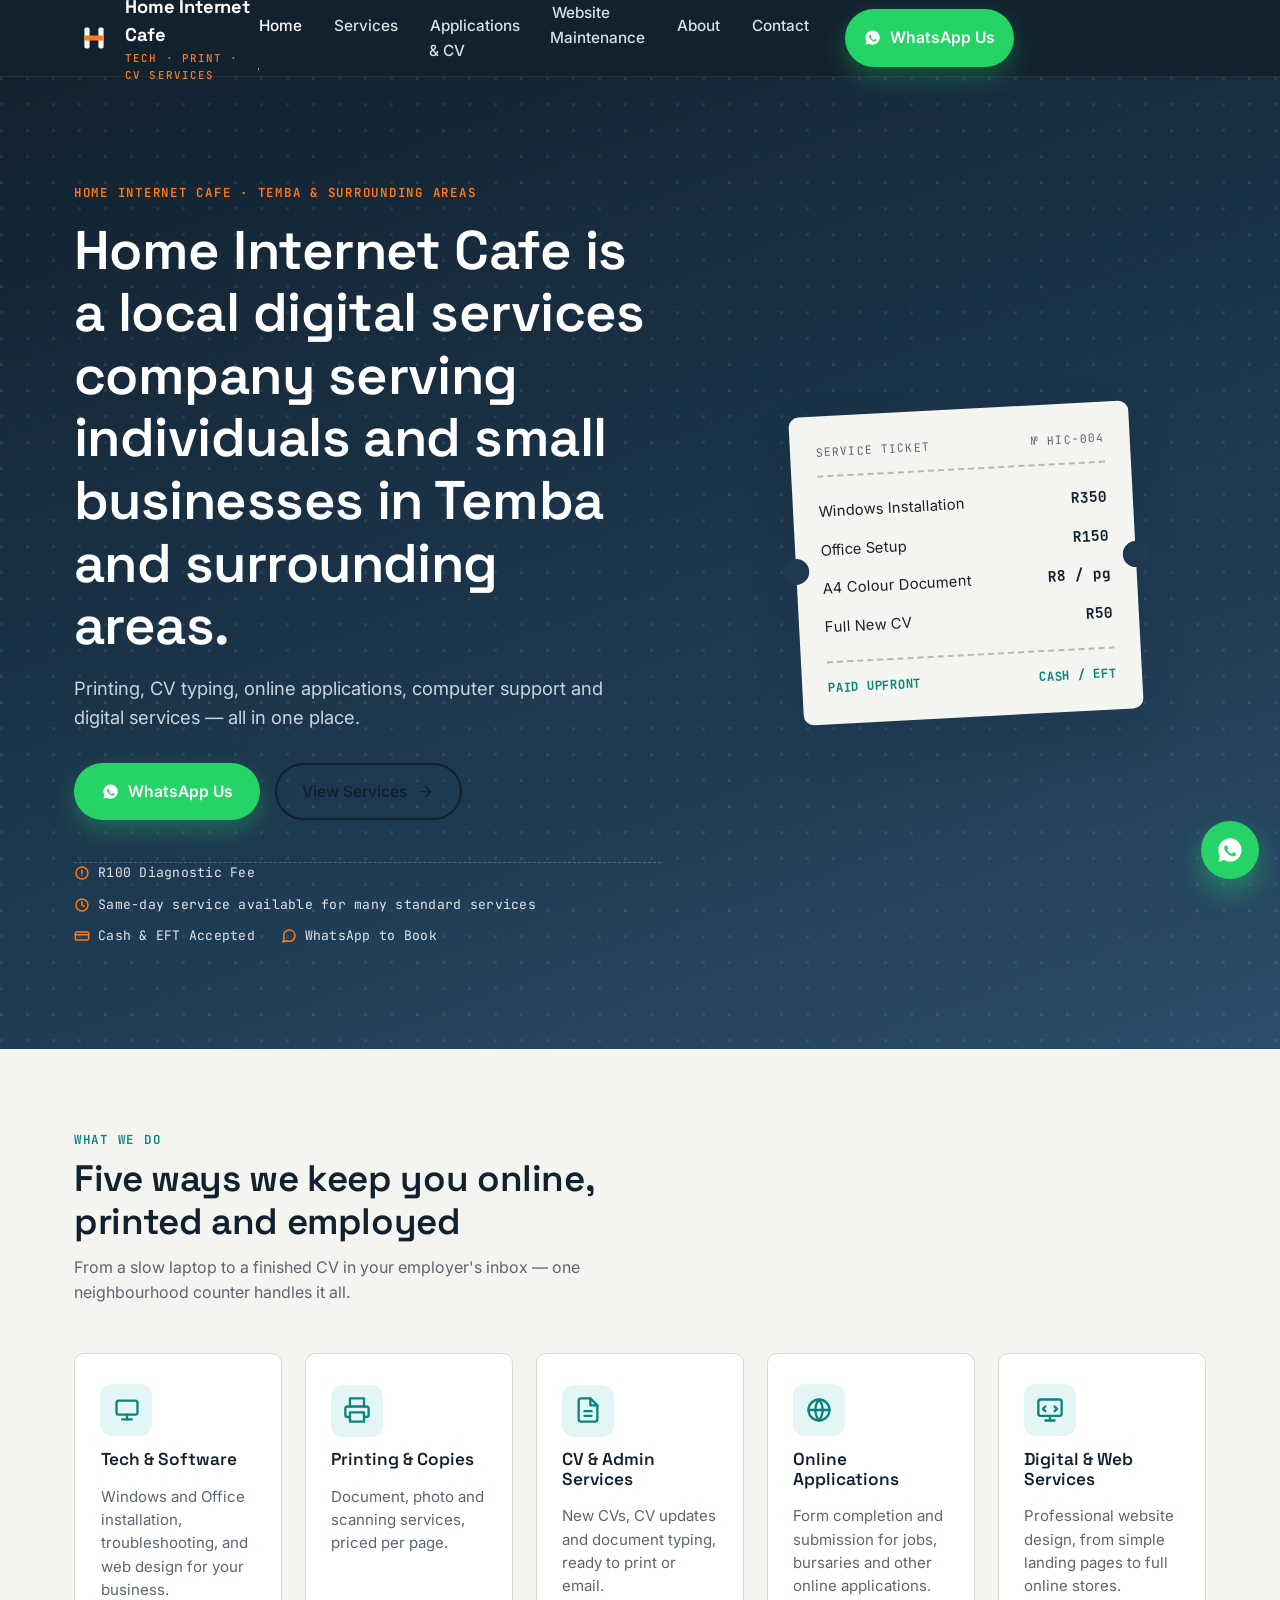
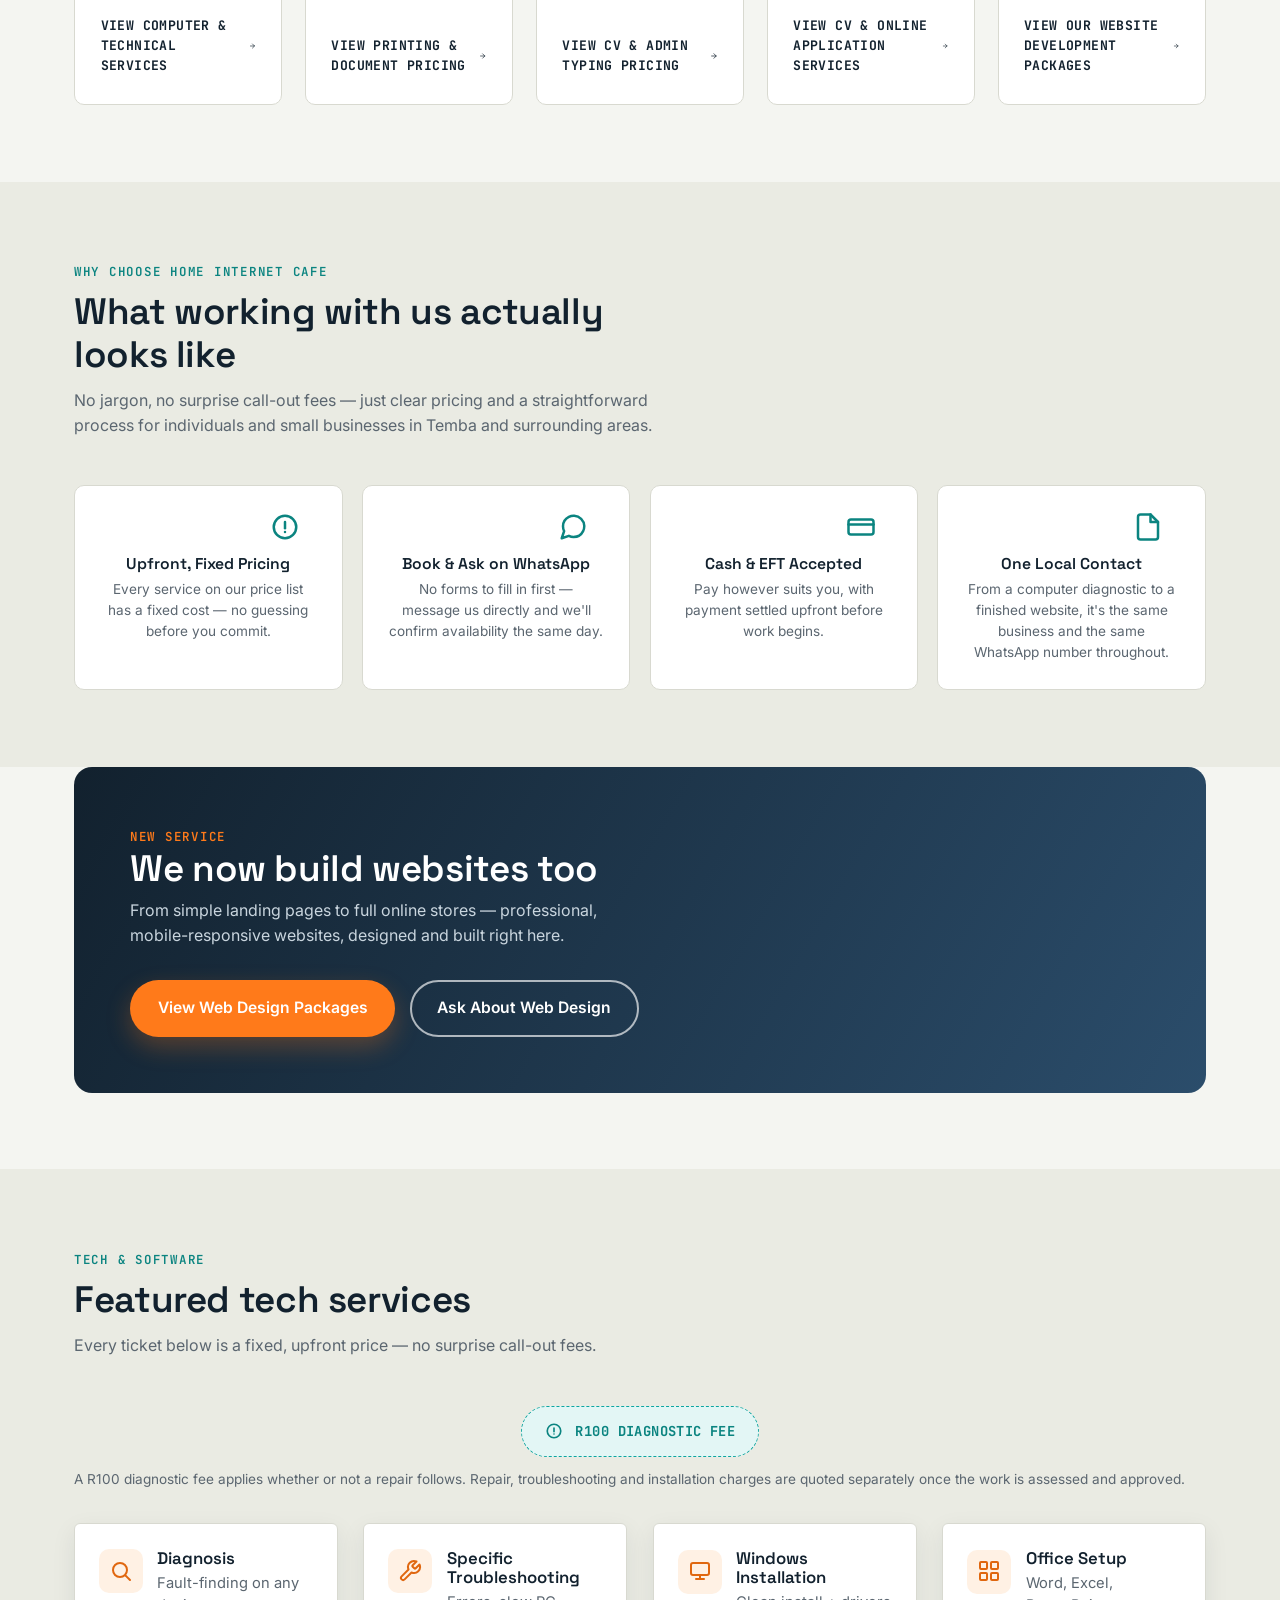
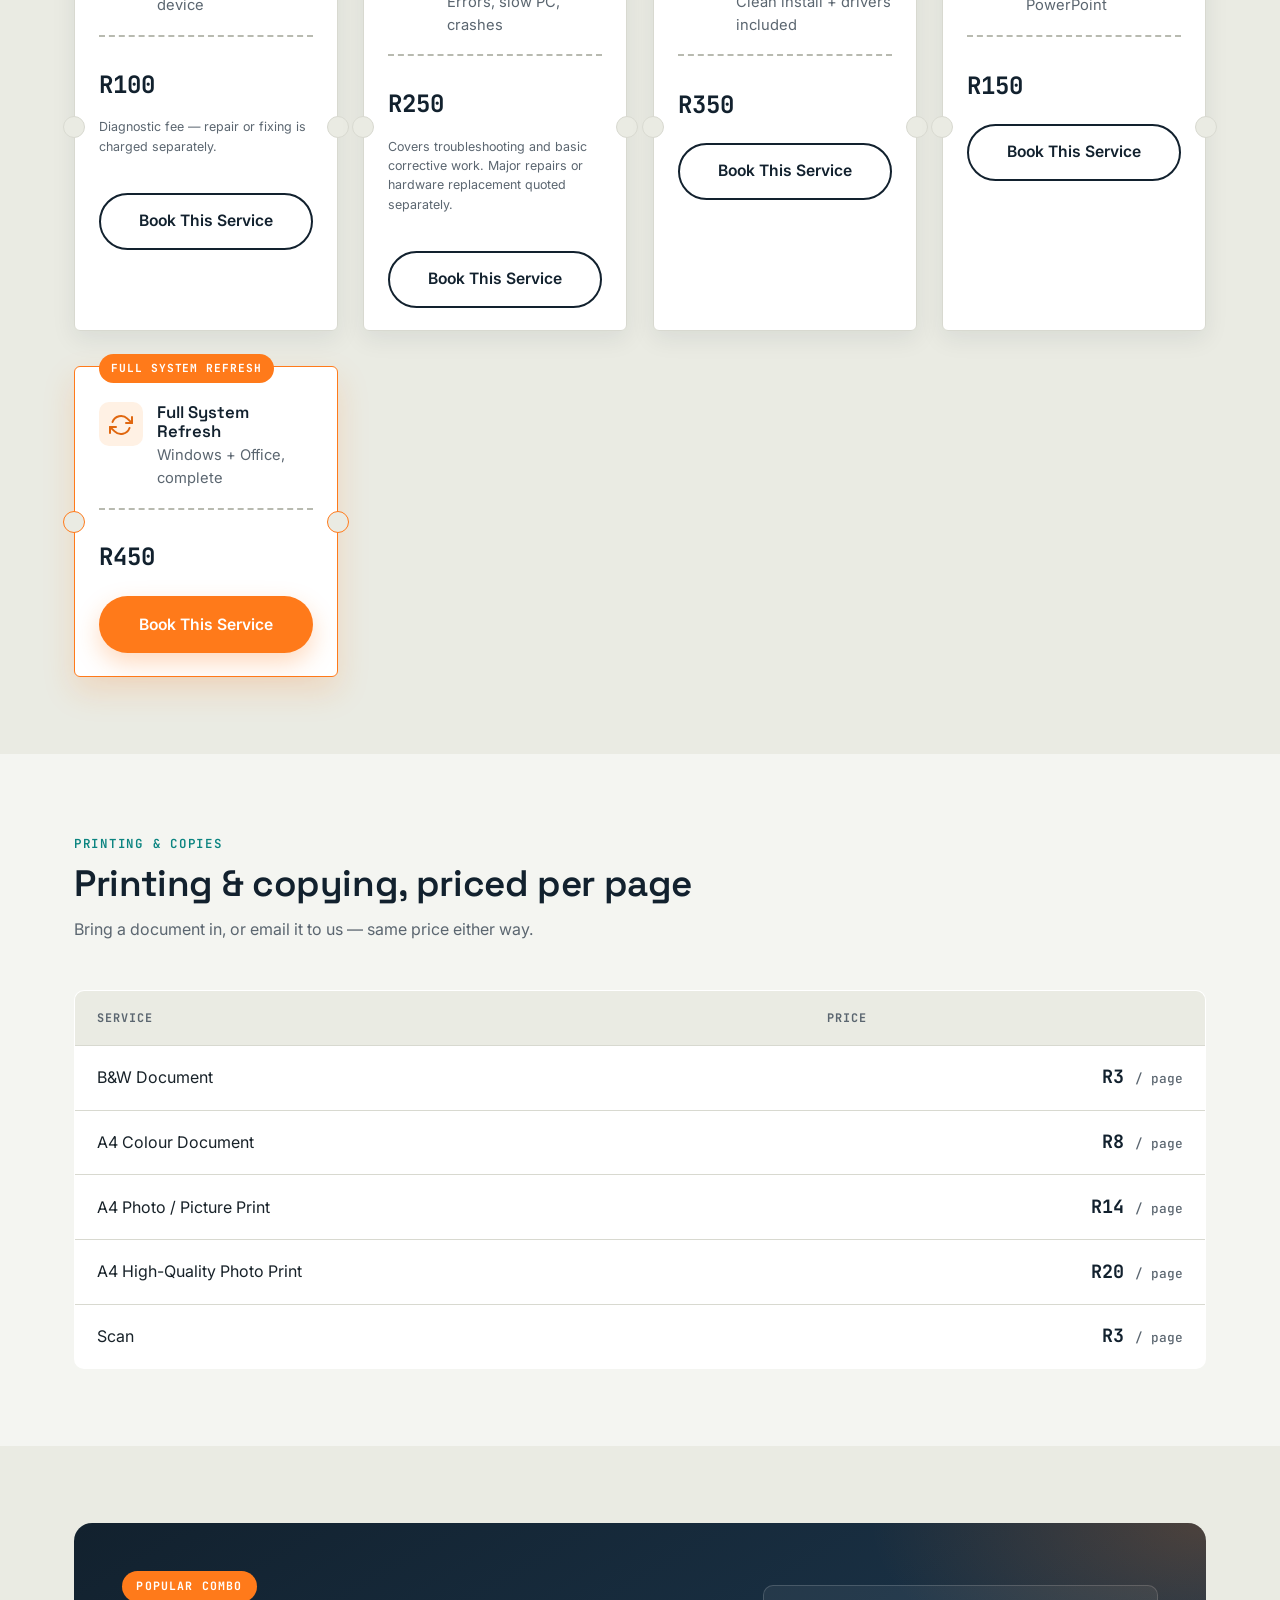
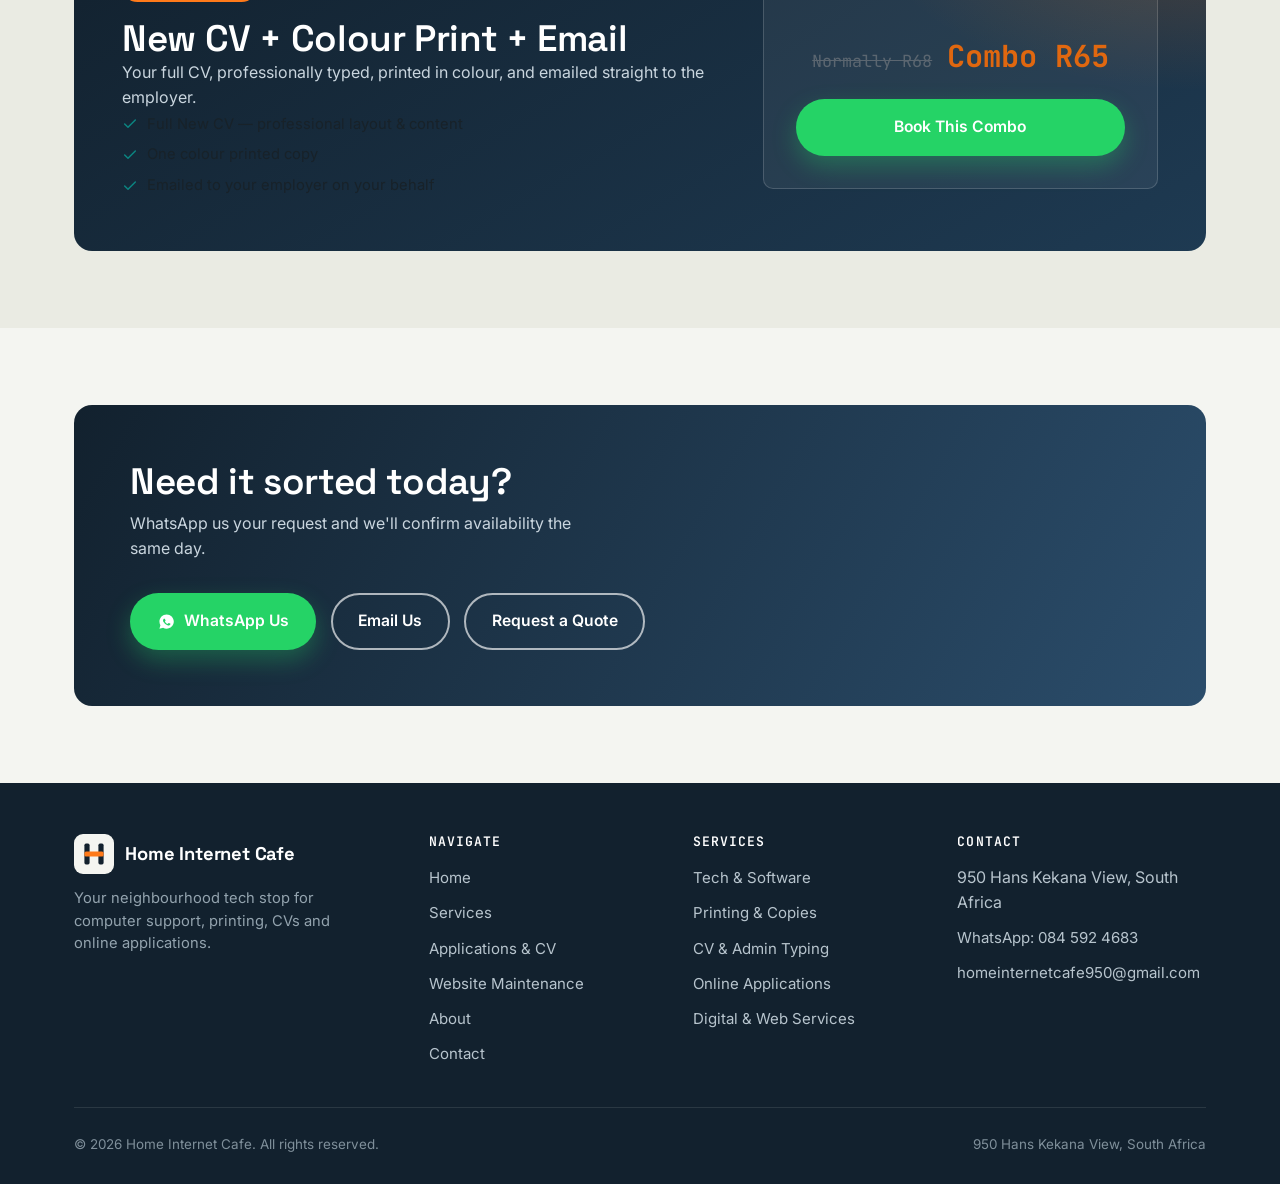
<file: index.html>
<!DOCTYPE html>
<html lang="en-ZA">
<head>
<meta charset="UTF-8">
<meta name="viewport" content="width=device-width, initial-scale=1">
<meta name="google-site-verification" content="TkqVhMdYaNiuD4QflITM_VHD8_5fkSeZkHn6ZQHQR4A">
<title>Internet Cafe &amp; Digital Services in Temba | Home Internet Cafe</title>
<meta name="description" content="Home Internet Cafe is a local digital services company serving individuals and small businesses in Temba and surrounding areas. Printing, CV typing, online applications, computer support and digital services.">
<meta name="robots" content="index, follow">
<link rel="canonical" href="https://homeinternetcafe.co.za/">
<link rel="icon" href="favicon.ico" sizes="any">
<link rel="apple-touch-icon" href="assets/icons/apple-touch-icon.png">
<link rel="manifest" href="manifest.json">
<meta name="theme-color" content="#12212e">

<!-- Open Graph -->
<meta property="og:title" content="Internet Cafe &amp; Digital Services in Temba | Home Internet Cafe">
<meta property="og:description" content="Home Internet Cafe is a local digital services company serving individuals and small businesses in Temba and surrounding areas. Printing, CV typing, online applications, computer support and digital services.">
<meta property="og:url" content="https://homeinternetcafe.co.za/">
<meta property="og:type" content="website">
<meta property="og:locale" content="en_ZA">
<meta name="twitter:card" content="summary">
<meta name="twitter:title" content="Home Internet Cafe — Internet Cafe &amp; Digital Services in Temba">
<meta name="twitter:description" content="Printing, CV typing, online applications, computer support and digital services for Temba and surrounding areas.">

<link rel="preconnect" href="https://fonts.googleapis.com">
<link rel="preconnect" href="https://fonts.gstatic.com" crossorigin>
<link href="https://fonts.googleapis.com/css2?family=Space+Grotesk:wght@500;600;700&amp;family=Inter:wght@400;500;600&amp;family=JetBrains+Mono:wght@500;700&amp;display=swap" rel="stylesheet">

<link rel="stylesheet" href="style.css">
<link rel="stylesheet" href="responsive.css">
<link rel="stylesheet" href="animations.css">
</head>
<body>
<a class="skip-link" href="#main">Skip to main content</a>

<header class="site-header">
  <div class="container">
    <a href="index.html" class="brand" aria-label="Home Internet Cafe — home">
      <svg class="brand-mark" viewBox="0 0 40 40" fill="none" xmlns="http://www.w3.org/2000/svg" aria-hidden="true">
        <rect width="40" height="40" rx="9" fill="#12212E"/>
        <rect x="10.4" y="9.6" width="5.2" height="20.8" rx="1.6" fill="#F4F5F1"/>
        <rect x="24.4" y="9.6" width="5.2" height="20.8" rx="1.6" fill="#F4F5F1"/>
        <rect x="10.4" y="17.4" width="19.2" height="5.2" rx="1.6" fill="#FF7A1A"/>
      </svg>
      <span>Home Internet Cafe<small>Tech &middot; Print &middot; CV Services</small></span>
    </a>

    <nav class="nav-primary" id="nav-primary" aria-label="Primary">
            <ul class="nav-links" role="list">
        <li><a href="index.html" aria-current="page">Home</a></li>
        <li><a href="services.html">Services</a></li>
        <li><a href="applications.html">Applications &amp; CV</a></li>
        <li><a href="maintenance.html">Website Maintenance</a></li>
        <li><a href="about.html">About</a></li>
        <li><a href="contact.html">Contact</a></li>
      </ul>
      <div class="header-ctas">
        <a class="btn btn-whatsapp" data-wa-message="Hello Home Internet Cafe. I would like to request a quote for your services.">
          <svg viewBox="0 0 24 24" fill="currentColor" aria-hidden="true"><path d="M12 2C6.48 2 2 6.48 2 12c0 1.85.5 3.58 1.36 5.07L2 22l5.09-1.33A9.94 9.94 0 0 0 12 22c5.52 0 10-4.48 10-10S17.52 2 12 2zm5.2 14.13c-.22.6-1.28 1.18-1.76 1.22-.45.05-.9.24-3.02-.63-2.55-1.05-4.2-3.64-4.33-3.81-.13-.17-1.03-1.37-1.03-2.62 0-1.24.65-1.85.88-2.1.22-.24.5-.3.66-.3.17 0 .33 0 .48.01.15.01.36-.06.56.43.22.53.75 1.83.81 1.96.06.13.1.28.02.45-.08.17-.13.28-.25.43-.13.15-.27.34-.38.46-.13.13-.26.27-.11.53.15.26.65 1.07 1.4 1.74.96.86 1.77 1.13 2.03 1.26.26.13.41.11.56-.06.15-.18.63-.73.8-.98.17-.26.33-.21.56-.13.22.08 1.43.68 1.68.8.24.13.4.19.46.3.06.11.06.62-.16 1.22z"/></svg>
          WhatsApp Us
        </a>
        <a class="btn btn-outline" href="contact.html">Request a Quote</a>
      </div>
    </nav>

    <button class="nav-toggle" type="button" aria-label="Open menu" aria-expanded="false" aria-controls="nav-primary">
      <svg viewBox="0 0 24 24" fill="none" stroke="currentColor" stroke-width="2" stroke-linecap="round" aria-hidden="true"><line x1="3" y1="6" x2="21" y2="6"/><line x1="3" y1="12" x2="21" y2="12"/><line x1="3" y1="18" x2="21" y2="18"/></svg>
    </button>
  </div>
</header>

<main id="main">

  <!-- HERO -->
  <section class="hero">
    <div class="container">
      <div class="hero-copy">
        <span class="eyebrow">Home Internet Cafe · Temba &amp; Surrounding Areas</span>
        <h1>Home Internet Cafe is a local digital services company serving individuals and small businesses in Temba and surrounding areas.</h1>
        <p class="lede">Printing, CV typing, online applications, computer support and digital services — all in one place.</p>
        <div class="hero-ctas">
          <a class="btn btn-whatsapp" data-wa-message="Hello Home Internet Cafe. I would like to request a quote for your services.">
            <svg viewBox="0 0 24 24" fill="currentColor" aria-hidden="true"><path d="M12 2C6.48 2 2 6.48 2 12c0 1.85.5 3.58 1.36 5.07L2 22l5.09-1.33A9.94 9.94 0 0 0 12 22c5.52 0 10-4.48 10-10S17.52 2 12 2zm5.2 14.13c-.22.6-1.28 1.18-1.76 1.22-.45.05-.9.24-3.02-.63-2.55-1.05-4.2-3.64-4.33-3.81-.13-.17-1.03-1.37-1.03-2.62 0-1.24.65-1.85.88-2.1.22-.24.5-.3.66-.3.17 0 .33 0 .48.01.15.01.36-.06.56.43.22.53.75 1.83.81 1.96.06.13.1.28.02.45-.08.17-.13.28-.25.43-.13.15-.27.34-.38.46-.13.13-.26.27-.11.53.15.26.65 1.07 1.4 1.74.96.86 1.77 1.13 2.03 1.26.26.13.41.11.56-.06.15-.18.63-.73.8-.98.17-.26.33-.21.56-.13.22.08 1.43.68 1.68.8.24.13.4.19.46.3.06.11.06.62-.16 1.22z"/></svg>
            WhatsApp Us
          </a>
          <a class="btn btn-outline" href="services.html">
            View Services
            <svg viewBox="0 0 24 24" fill="none" stroke="currentColor" stroke-width="2" stroke-linecap="round" stroke-linejoin="round" aria-hidden="true"><line x1="5" y1="12" x2="19" y2="12"/><polyline points="12 5 19 12 12 19"/></svg>
          </a>
        </div>

        <ul class="trust-strip" role="list">
          <li>
            <svg viewBox="0 0 24 24" fill="none" stroke="currentColor" stroke-width="2.2" stroke-linecap="round" stroke-linejoin="round" aria-hidden="true"><circle cx="12" cy="12" r="9"/><line x1="12" y1="8" x2="12" y2="13"/><line x1="12" y1="16" x2="12.01" y2="16"/></svg>
            R100 Diagnostic Fee
          </li>
          <li>
            <svg viewBox="0 0 24 24" fill="none" stroke="currentColor" stroke-width="2.2" stroke-linecap="round" stroke-linejoin="round" aria-hidden="true"><circle cx="12" cy="12" r="9"/><polyline points="12 7 12 12 15.5 14"/></svg>
            Same-day service available for many standard services
          </li>
          <li>
            <svg viewBox="0 0 24 24" fill="none" stroke="currentColor" stroke-width="2.2" stroke-linecap="round" stroke-linejoin="round" aria-hidden="true"><rect x="2" y="6" width="20" height="12" rx="2"/><line x1="2" y1="10" x2="22" y2="10"/></svg>
            Cash &amp; EFT Accepted
          </li>
          <li>
            <svg viewBox="0 0 24 24" fill="none" stroke="currentColor" stroke-width="2.2" stroke-linecap="round" stroke-linejoin="round" aria-hidden="true"><path d="M21 11.5a8.38 8.38 0 0 1-.9 3.8 8.5 8.5 0 0 1-7.6 4.7 8.38 8.38 0 0 1-3.8-.9L3 21l1.9-5.7a8.38 8.38 0 0 1-.9-3.8 8.5 8.5 0 0 1 4.7-7.6 8.38 8.38 0 0 1 3.8-.9h.5a8.48 8.48 0 0 1 8 8v.5z"/></svg>
            WhatsApp to Book
          </li>
        </ul>
      </div>

      <div class="hero-ticket-wrap">
        <div class="hero-ticket">
          <div class="hero-ticket-head">
            <span>Service Ticket</span>
            <span>№ HIC&#8209;004</span>
          </div>
          <div class="hero-ticket-row"><span>Windows Installation</span><span>R350</span></div>
          <div class="hero-ticket-row"><span>Office Setup</span><span>R150</span></div>
          <div class="hero-ticket-row"><span>A4 Colour Document</span><span>R8 / pg</span></div>
          <div class="hero-ticket-row"><span>Full New CV</span><span>R50</span></div>
          <div class="hero-ticket-foot">
            <span>Paid Upfront</span>
            <span>Cash / EFT</span>
          </div>
        </div>
      </div>
    </div>
  </section>

  <!-- SERVICE CATEGORIES -->
  <section class="section" aria-labelledby="categories-heading">
    <div class="container">
      <div class="section-head reveal">
        <span class="eyebrow">What We Do</span>
        <h2 id="categories-heading">Five ways we keep you online, printed and employed</h2>
        <p>From a slow laptop to a finished CV in your employer's inbox — one neighbourhood counter handles it all.</p>
      </div>

      <div class="category-grid">
        <div class="category-card reveal" data-delay="1">
          <div class="category-icon">
            <svg viewBox="0 0 24 24" fill="none" stroke="currentColor" stroke-width="2" stroke-linecap="round" stroke-linejoin="round" aria-hidden="true"><rect x="3" y="4" width="18" height="12" rx="2"/><line x1="8" y1="20" x2="16" y2="20"/><line x1="12" y1="16" x2="12" y2="20"/></svg>
          </div>
          <h3>Tech &amp; Software</h3>
          <p>Windows and Office installation, troubleshooting, and web design for your business.</p>
          <a class="card-link" href="services.html#tech-software">View computer &amp; technical services
            <svg viewBox="0 0 24 24" fill="none" stroke="currentColor" stroke-width="2.2" stroke-linecap="round" stroke-linejoin="round" aria-hidden="true"><line x1="5" y1="12" x2="19" y2="12"/><polyline points="12 5 19 12 12 19"/></svg>
          </a>
        </div>

        <div class="category-card reveal" data-delay="2">
          <div class="category-icon">
            <svg viewBox="0 0 24 24" fill="none" stroke="currentColor" stroke-width="2" stroke-linecap="round" stroke-linejoin="round" aria-hidden="true"><polyline points="6 9 6 2 18 2 18 9"/><path d="M6 18H4a2 2 0 0 1-2-2v-5a2 2 0 0 1 2-2h16a2 2 0 0 1 2 2v5a2 2 0 0 1-2 2h-2"/><rect x="6" y="14" width="12" height="8"/></svg>
          </div>
          <h3>Printing &amp; Copies</h3>
          <p>Document, photo and scanning services, priced per page.</p>
          <a class="card-link" href="services.html#printing-copies">View printing &amp; document pricing
            <svg viewBox="0 0 24 24" fill="none" stroke="currentColor" stroke-width="2.2" stroke-linecap="round" stroke-linejoin="round" aria-hidden="true"><line x1="5" y1="12" x2="19" y2="12"/><polyline points="12 5 19 12 12 19"/></svg>
          </a>
        </div>

        <div class="category-card reveal" data-delay="3">
          <div class="category-icon">
            <svg viewBox="0 0 24 24" fill="none" stroke="currentColor" stroke-width="2" stroke-linecap="round" stroke-linejoin="round" aria-hidden="true"><path d="M14 2H6a2 2 0 0 0-2 2v16a2 2 0 0 0 2 2h12a2 2 0 0 0 2-2V8z"/><polyline points="14 2 14 8 20 8"/><line x1="9" y1="13" x2="15" y2="13"/><line x1="9" y1="17" x2="15" y2="17"/></svg>
          </div>
          <h3>CV &amp; Admin Services</h3>
          <p>New CVs, CV updates and document typing, ready to print or email.</p>
          <a class="card-link" href="services.html#admin-typing">View CV &amp; admin typing pricing
            <svg viewBox="0 0 24 24" fill="none" stroke="currentColor" stroke-width="2.2" stroke-linecap="round" stroke-linejoin="round" aria-hidden="true"><line x1="5" y1="12" x2="19" y2="12"/><polyline points="12 5 19 12 12 19"/></svg>
          </a>
        </div>

        <div class="category-card reveal" data-delay="4">
          <div class="category-icon">
            <svg viewBox="0 0 24 24" fill="none" stroke="currentColor" stroke-width="2" stroke-linecap="round" stroke-linejoin="round" aria-hidden="true"><circle cx="12" cy="12" r="9"/><line x1="3" y1="12" x2="21" y2="12"/><path d="M12 3a14.5 14.5 0 0 1 0 18 14.5 14.5 0 0 1 0-18z"/></svg>
          </div>
          <h3>Online Applications</h3>
          <p>Form completion and submission for jobs, bursaries and other online applications.</p>
          <a class="card-link" href="applications.html">View CV &amp; online application services
            <svg viewBox="0 0 24 24" fill="none" stroke="currentColor" stroke-width="2.2" stroke-linecap="round" stroke-linejoin="round" aria-hidden="true"><line x1="5" y1="12" x2="19" y2="12"/><polyline points="12 5 19 12 12 19"/></svg>
          </a>
        </div>

        <div class="category-card reveal" data-delay="5">
          <div class="category-icon">
            <svg viewBox="0 0 24 24" fill="none" stroke="currentColor" stroke-width="2" stroke-linecap="round" stroke-linejoin="round" aria-hidden="true"><rect x="2" y="3" width="20" height="14" rx="2"/><line x1="8" y1="21" x2="16" y2="21"/><line x1="12" y1="17" x2="12" y2="21"/><polyline points="8 9 6 11 8 13"/><polyline points="16 9 18 11 16 13"/></svg>
          </div>
          <h3>Digital &amp; Web Services</h3>
          <p>Professional website design, from simple landing pages to full online stores.</p>
          <a class="card-link" href="services.html#web-design">View our website development packages
            <svg viewBox="0 0 24 24" fill="none" stroke="currentColor" stroke-width="2.2" stroke-linecap="round" stroke-linejoin="round" aria-hidden="true"><line x1="5" y1="12" x2="19" y2="12"/><polyline points="12 5 19 12 12 19"/></svg>
          </a>
        </div>
      </div>
    </div>
  </section>

  <!-- WHY CHOOSE US -->
  <section class="section section--alt" aria-labelledby="why-choose-heading">
    <div class="container">
      <div class="section-head reveal">
        <span class="eyebrow">Why Choose Home Internet Cafe</span>
        <h2 id="why-choose-heading">What working with us actually looks like</h2>
        <p>No jargon, no surprise call-out fees — just clear pricing and a straightforward process for individuals and small businesses in Temba and surrounding areas.</p>
      </div>
      <div class="value-grid">
        <div class="value-card reveal" data-delay="1">
          <svg viewBox="0 0 24 24" fill="none" stroke="currentColor" stroke-width="2" stroke-linecap="round" stroke-linejoin="round" aria-hidden="true"><circle cx="12" cy="12" r="9"/><line x1="12" y1="8" x2="12" y2="13"/><line x1="12" y1="16" x2="12.01" y2="16"/></svg>
          <h3>Upfront, Fixed Pricing</h3>
          <p style="font-size:0.85rem; color:var(--muted); margin-top:0.4rem;">Every service on our price list has a fixed cost — no guessing before you commit.</p>
        </div>
        <div class="value-card reveal" data-delay="2">
          <svg viewBox="0 0 24 24" fill="none" stroke="currentColor" stroke-width="2" stroke-linecap="round" stroke-linejoin="round" aria-hidden="true"><path d="M21 11.5a8.38 8.38 0 0 1-.9 3.8 8.5 8.5 0 0 1-7.6 4.7 8.38 8.38 0 0 1-3.8-.9L3 21l1.9-5.7a8.38 8.38 0 0 1-.9-3.8 8.5 8.5 0 0 1 4.7-7.6 8.38 8.38 0 0 1 3.8-.9h.5a8.48 8.48 0 0 1 8 8v.5z"/></svg>
          <h3>Book &amp; Ask on WhatsApp</h3>
          <p style="font-size:0.85rem; color:var(--muted); margin-top:0.4rem;">No forms to fill in first — message us directly and we'll confirm availability the same day.</p>
        </div>
        <div class="value-card reveal" data-delay="3">
          <svg viewBox="0 0 24 24" fill="none" stroke="currentColor" stroke-width="2" stroke-linecap="round" stroke-linejoin="round" aria-hidden="true"><rect x="2" y="6" width="20" height="12" rx="2"/><line x1="2" y1="10" x2="22" y2="10"/></svg>
          <h3>Cash &amp; EFT Accepted</h3>
          <p style="font-size:0.85rem; color:var(--muted); margin-top:0.4rem;">Pay however suits you, with payment settled upfront before work begins.</p>
        </div>
        <div class="value-card reveal" data-delay="4">
          <svg viewBox="0 0 24 24" fill="none" stroke="currentColor" stroke-width="2" stroke-linecap="round" stroke-linejoin="round" aria-hidden="true"><path d="M14 2H6a2 2 0 0 0-2 2v16a2 2 0 0 0 2 2h12a2 2 0 0 0 2-2V8z"/><polyline points="14 2 14 8 20 8"/></svg>
          <h3>One Local Contact</h3>
          <p style="font-size:0.85rem; color:var(--muted); margin-top:0.4rem;">From a computer diagnostic to a finished website, it's the same business and the same WhatsApp number throughout.</p>
        </div>
      </div>
    </div>
  </section>

  <!-- NEW SERVICE ANNOUNCEMENT -->
  <section class="section" style="padding-top: 0;">
    <div class="container">
      <div class="cta-band reveal">
        <div>
          <span class="eyebrow">New Service</span>
          <h2>We now build websites too</h2>
          <p>From simple landing pages to full online stores — professional, mobile-responsive websites, designed and built right here.</p>
        </div>
        <div class="cta-band-ctas">
          <a class="btn btn-accent" href="services.html#web-design">View Web Design Packages</a>
          <a class="btn btn-outline" data-wa-message="Hello Home Internet Cafe. I would like to ask about your web design services.">Ask About Web Design</a>
        </div>
      </div>
    </div>
  </section>

  <!-- FEATURED SERVICES -->
  <section class="section section--alt" aria-labelledby="featured-heading">
    <div class="container">
      <div class="section-head reveal">
        <span class="eyebrow">Tech &amp; Software</span>
        <h2 id="featured-heading">Featured tech services</h2>
        <p>Every ticket below is a fixed, upfront price — no surprise call-out fees.</p>
      </div>

      <div class="banner reveal" style="margin-bottom: 0.8rem;">
        <svg viewBox="0 0 24 24" fill="none" stroke="currentColor" stroke-width="2.2" stroke-linecap="round" stroke-linejoin="round" aria-hidden="true"><circle cx="12" cy="12" r="9"/><line x1="12" y1="8" x2="12" y2="13"/><line x1="12" y1="16" x2="12.01" y2="16"/></svg>
        R100 Diagnostic Fee
      </div>
      <p style="font-size:0.85rem; color:var(--muted); margin-bottom:2rem;">A R100 diagnostic fee applies whether or not a repair follows. Repair, troubleshooting and installation charges are quoted separately once the work is assessed and approved.</p>

      <div class="ticket-grid">
        <div class="ticket reveal" data-delay="1">
          <div class="ticket-top">
            <div class="ticket-icon">
              <svg viewBox="0 0 24 24" fill="none" stroke="currentColor" stroke-width="2" stroke-linecap="round" stroke-linejoin="round" aria-hidden="true"><circle cx="11" cy="11" r="7"/><line x1="21" y1="21" x2="16.65" y2="16.65"/></svg>
            </div>
            <div>
              <h3>Diagnosis</h3>
              <p class="ticket-desc">Fault-finding on any device</p>
            </div>
          </div>
          <div class="ticket-divider"></div>
          <div class="ticket-price-row">
            <span class="ticket-price">R100</span>
          </div>
          <p style="font-size:0.78rem; color:var(--muted); margin: 0 0 1rem;">Diagnostic fee — repair or fixing is charged separately.</p>
          <a class="btn btn-outline btn-block" data-service-name="Diagnosis">Book This Service</a>
        </div>

        <div class="ticket reveal" data-delay="2">
          <div class="ticket-top">
            <div class="ticket-icon">
              <svg viewBox="0 0 24 24" fill="none" stroke="currentColor" stroke-width="2" stroke-linecap="round" stroke-linejoin="round" aria-hidden="true"><path d="M14.7 6.3a1 1 0 0 0 0 1.4l1.6 1.6a1 1 0 0 0 1.4 0l3.77-3.77a6 6 0 0 1-7.94 7.94l-6.91 6.91a2.12 2.12 0 0 1-3-3l6.91-6.91a6 6 0 0 1 7.94-7.94l-3.76 3.76z"/></svg>
            </div>
            <div>
              <h3>Specific Troubleshooting</h3>
              <p class="ticket-desc">Errors, slow PC, crashes</p>
            </div>
          </div>
          <div class="ticket-divider"></div>
          <div class="ticket-price-row">
            <span class="ticket-price">R250</span>
          </div>
          <p style="font-size:0.78rem; color:var(--muted); margin: 0 0 1rem;">Covers troubleshooting and basic corrective work. Major repairs or hardware replacement quoted separately.</p>
          <a class="btn btn-outline btn-block" data-service-name="Specific Troubleshooting">Book This Service</a>
        </div>

        <div class="ticket reveal" data-delay="3">
          <div class="ticket-top">
            <div class="ticket-icon">
              <svg viewBox="0 0 24 24" fill="none" stroke="currentColor" stroke-width="2" stroke-linecap="round" stroke-linejoin="round" aria-hidden="true"><rect x="3" y="4" width="18" height="12" rx="2"/><line x1="8" y1="20" x2="16" y2="20"/><line x1="12" y1="16" x2="12" y2="20"/></svg>
            </div>
            <div>
              <h3>Windows Installation</h3>
              <p class="ticket-desc">Clean install + drivers included</p>
            </div>
          </div>
          <div class="ticket-divider"></div>
          <div class="ticket-price-row">
            <span class="ticket-price">R350</span>
          </div>
          <a class="btn btn-outline btn-block" data-service-name="Windows Installation">Book This Service</a>
        </div>

        <div class="ticket reveal" data-delay="4">
          <div class="ticket-top">
            <div class="ticket-icon">
              <svg viewBox="0 0 24 24" fill="none" stroke="currentColor" stroke-width="2" stroke-linecap="round" stroke-linejoin="round" aria-hidden="true"><rect x="3" y="3" width="7" height="7" rx="1"/><rect x="14" y="3" width="7" height="7" rx="1"/><rect x="3" y="14" width="7" height="7" rx="1"/><rect x="14" y="14" width="7" height="7" rx="1"/></svg>
            </div>
            <div>
              <h3>Office Setup</h3>
              <p class="ticket-desc">Word, Excel, PowerPoint</p>
            </div>
          </div>
          <div class="ticket-divider"></div>
          <div class="ticket-price-row">
            <span class="ticket-price">R150</span>
          </div>
          <a class="btn btn-outline btn-block" data-service-name="Office Setup">Book This Service</a>
        </div>

        <div class="ticket ticket-highlight reveal" data-delay="5">
          <span class="ticket-tag">Full System Refresh</span>
          <div class="ticket-top" style="margin-top: 0.6rem;">
            <div class="ticket-icon">
              <svg viewBox="0 0 24 24" fill="none" stroke="currentColor" stroke-width="2" stroke-linecap="round" stroke-linejoin="round" aria-hidden="true"><polyline points="23 4 23 10 17 10"/><polyline points="1 20 1 14 7 14"/><path d="M3.51 9a9 9 0 0 1 14.85-3.36L23 10M1 14l4.64 4.36A9 9 0 0 0 20.49 15"/></svg>
            </div>
            <div>
              <h3>Full System Refresh</h3>
              <p class="ticket-desc">Windows + Office, complete</p>
            </div>
          </div>
          <div class="ticket-divider"></div>
          <div class="ticket-price-row">
            <span class="ticket-price">R450</span>
          </div>
          <a class="btn btn-accent btn-block" data-service-name="Full System Refresh">Book This Service</a>
        </div>
      </div>
    </div>
  </section>

  <!-- PRINTING & COPYING -->
  <section class="section" aria-labelledby="printing-heading">
    <div class="container">
      <div class="section-head reveal">
        <span class="eyebrow">Printing &amp; Copies</span>
        <h2 id="printing-heading">Printing &amp; copying, priced per page</h2>
        <p>Bring a document in, or email it to us — same price either way.</p>
      </div>

      <table class="price-table reveal">
        <caption class="visually-hidden">Printing, copying and scanning prices</caption>
        <thead>
          <tr>
            <th scope="col">Service</th>
            <th scope="col">Price</th>
          </tr>
        </thead>
        <tbody>
          <tr>
            <td>B&amp;W Document</td>
            <td class="amount">R3 <span style="font-weight:500;font-size:0.8rem;color:var(--muted);">/ page</span></td>
          </tr>
          <tr>
            <td>A4 Colour Document</td>
            <td class="amount">R8 <span style="font-weight:500;font-size:0.8rem;color:var(--muted);">/ page</span></td>
          </tr>
          <tr>
            <td>A4 Photo / Picture Print</td>
            <td class="amount">R14 <span style="font-weight:500;font-size:0.8rem;color:var(--muted);">/ page</span></td>
          </tr>
          <tr>
            <td>A4 High-Quality Photo Print</td>
            <td class="amount">R20 <span style="font-weight:500;font-size:0.8rem;color:var(--muted);">/ page</span></td>
          </tr>
          <tr>
            <td>Scan</td>
            <td class="amount">R3 <span style="font-weight:500;font-size:0.8rem;color:var(--muted);">/ page</span></td>
          </tr>
        </tbody>
      </table>
    </div>
  </section>

  <!-- POPULAR COMBO -->
  <section class="section section--alt" aria-labelledby="combo-heading">
    <div class="container">
      <div class="combo reveal">
        <div>
          <span class="combo-ribbon">Popular Combo</span>
          <h2 id="combo-heading">New CV + Colour Print + Email</h2>
          <p>Your full CV, professionally typed, printed in colour, and emailed straight to the employer.</p>
          <ul class="combo-includes" role="list">
            <li>
              <svg viewBox="0 0 24 24" fill="none" stroke="currentColor" stroke-width="2.2" stroke-linecap="round" stroke-linejoin="round" aria-hidden="true"><polyline points="20 6 9 17 4 12"/></svg>
              Full New CV — professional layout &amp; content
            </li>
            <li>
              <svg viewBox="0 0 24 24" fill="none" stroke="currentColor" stroke-width="2.2" stroke-linecap="round" stroke-linejoin="round" aria-hidden="true"><polyline points="20 6 9 17 4 12"/></svg>
              One colour printed copy
            </li>
            <li>
              <svg viewBox="0 0 24 24" fill="none" stroke="currentColor" stroke-width="2.2" stroke-linecap="round" stroke-linejoin="round" aria-hidden="true"><polyline points="20 6 9 17 4 12"/></svg>
              Emailed to your employer on your behalf
            </li>
          </ul>
        </div>
        <div class="combo-price-card" style="background:rgba(255,255,255,0.06); border:1px solid rgba(255,255,255,0.16); border-radius: var(--radius); padding: 2rem; text-align:center;">
          <div class="combo-prices" style="justify-content:center;">
            <span class="combo-was">Normally R68</span>
            <span class="combo-now">Combo R65</span>
          </div>
          <a class="btn btn-whatsapp btn-block" style="margin-top:1.2rem;" data-service-name="Popular Combo (New CV + Colour Print + Email)">Book This Combo</a>
        </div>
      </div>
    </div>
  </section>

  <!-- FINAL CTA -->
  <section class="section">
    <div class="container">
      <div class="cta-band reveal">
        <div>
          <h2>Need it sorted today?</h2>
          <p>WhatsApp us your request and we'll confirm availability the same day.</p>
        </div>
        <div class="cta-band-ctas">
          <a class="btn btn-whatsapp" data-wa-message="Hello Home Internet Cafe. I would like to request a quote for your services.">
            <svg viewBox="0 0 24 24" fill="currentColor" aria-hidden="true"><path d="M12 2C6.48 2 2 6.48 2 12c0 1.85.5 3.58 1.36 5.07L2 22l5.09-1.33A9.94 9.94 0 0 0 12 22c5.52 0 10-4.48 10-10S17.52 2 12 2zm5.2 14.13c-.22.6-1.28 1.18-1.76 1.22-.45.05-.9.24-3.02-.63-2.55-1.05-4.2-3.64-4.33-3.81-.13-.17-1.03-1.37-1.03-2.62 0-1.24.65-1.85.88-2.1.22-.24.5-.3.66-.3.17 0 .33 0 .48.01.15.01.36-.06.56.43.22.53.75 1.83.81 1.96.06.13.1.28.02.45-.08.17-.13.28-.25.43-.13.15-.27.34-.38.46-.13.13-.26.27-.11.53.15.26.65 1.07 1.4 1.74.96.86 1.77 1.13 2.03 1.26.26.13.41.11.56-.06.15-.18.63-.73.8-.98.17-.26.33-.21.56-.13.22.08 1.43.68 1.68.8.24.13.4.19.46.3.06.11.06.62-.16 1.22z"/></svg>
            WhatsApp Us
          </a>
          <a class="btn btn-outline" href="mailto:homeinternetcafe950@gmail.com">Email Us</a>
          <a class="btn btn-outline" href="contact.html">Request a Quote</a>
        </div>
      </div>
    </div>
  </section>

</main>

<footer class="site-footer">
  <div class="container">
    <div class="footer-grid">
      <div class="footer-brand">
        <a href="index.html" class="brand">
          <svg class="brand-mark" viewBox="0 0 40 40" fill="none" xmlns="http://www.w3.org/2000/svg" aria-hidden="true">
            <rect width="40" height="40" rx="9" fill="#F4F5F1"/>
            <rect x="10.4" y="9.6" width="5.2" height="20.8" rx="1.6" fill="#12212E"/>
            <rect x="24.4" y="9.6" width="5.2" height="20.8" rx="1.6" fill="#12212E"/>
            <rect x="10.4" y="17.4" width="19.2" height="5.2" rx="1.6" fill="#FF7A1A"/>
          </svg>
          Home Internet Cafe
        </a>
        <p>Your neighbourhood tech stop for computer support, printing, CVs and online applications.</p>
      </div>

      <div class="footer-col">
        <h4>Navigate</h4>
        <ul role="list">
          <li><a href="index.html">Home</a></li>
          <li><a href="services.html">Services</a></li>
          <li><a href="applications.html">Applications &amp; CV</a></li>
          <li><a href="maintenance.html">Website Maintenance</a></li>
          <li><a href="about.html">About</a></li>
          <li><a href="contact.html">Contact</a></li>
        </ul>
      </div>

      <div class="footer-col">
        <h4>Services</h4>
        <ul role="list">
          <li><a href="services.html#tech-software">Tech &amp; Software</a></li>
          <li><a href="services.html#printing-copies">Printing &amp; Copies</a></li>
          <li><a href="services.html#admin-typing">CV &amp; Admin Typing</a></li>
          <li><a href="applications.html">Online Applications</a></li>
          <li><a href="services.html#web-design">Digital &amp; Web Services</a></li>
        </ul>
      </div>

      <div class="footer-col">
        <h4>Contact</h4>
        <ul role="list">
          <li>950 Hans Kekana View, South Africa</li>
          <li><a data-wa-message="Hello Home Internet Cafe. I would like to request a quote for your services.">WhatsApp: 084 592 4683</a></li>
          <li><a href="mailto:homeinternetcafe950@gmail.com">homeinternetcafe950@gmail.com</a></li>
        </ul>
      </div>
    </div>

    <div class="footer-bottom">
      <span>&copy; <span id="footer-year">2026</span> Home Internet Cafe. All rights reserved.</span>
      <span>950 Hans Kekana View, South Africa</span>
    </div>
  </div>
</footer>

<a class="whatsapp-float" data-wa-message="Hello Home Internet Cafe. I would like to request a quote for your services." aria-label="Chat with us on WhatsApp">
  <svg viewBox="0 0 24 24" fill="currentColor" aria-hidden="true"><path d="M12 2C6.48 2 2 6.48 2 12c0 1.85.5 3.58 1.36 5.07L2 22l5.09-1.33A9.94 9.94 0 0 0 12 22c5.52 0 10-4.48 10-10S17.52 2 12 2zm5.2 14.13c-.22.6-1.28 1.18-1.76 1.22-.45.05-.9.24-3.02-.63-2.55-1.05-4.2-3.64-4.33-3.81-.13-.17-1.03-1.37-1.03-2.62 0-1.24.65-1.85.88-2.1.22-.24.5-.3.66-.3.17 0 .33 0 .48.01.15.01.36-.06.56.43.22.53.75 1.83.81 1.96.06.13.1.28.02.45-.08.17-.13.28-.25.43-.13.15-.27.34-.38.46-.13.13-.26.27-.11.53.15.26.65 1.07 1.4 1.74.96.86 1.77 1.13 2.03 1.26.26.13.41.11.56-.06.15-.18.63-.73.8-.98.17-.26.33-.21.56-.13.22.08 1.43.68 1.68.8.24.13.4.19.46.3.06.11.06.62-.16 1.22z"/></svg>
</a>

<button class="back-to-top" type="button" aria-label="Back to top">
  <svg viewBox="0 0 24 24" fill="none" stroke="currentColor" stroke-width="2.2" stroke-linecap="round" stroke-linejoin="round" aria-hidden="true"><line x1="12" y1="19" x2="12" y2="5"/><polyline points="5 12 12 5 19 12"/></svg>
</button>

<script type="application/ld+json">
{
  "@context": "https://schema.org",
  "@type": "LocalBusiness",
  "@id": "https://homeinternetcafe.co.za/#business",
  "name": "Home Internet Cafe",
  "image": "https://homeinternetcafe.co.za/assets/icons/icon-512.png",
  "url": "https://homeinternetcafe.co.za/",
  "telephone": "+27845924683",
  "address": {
    "@type": "PostalAddress",
    "streetAddress": "950 Hans Kekana View",
    "addressCountry": "ZA"
  },
  "description": "Home Internet Cafe is a local digital services company serving individuals and small businesses in Temba and surrounding areas. Printing, CV typing, online applications, computer support and digital services.",
  "priceRange": "R3 - R10,000+"
}
</script>

<script src="navigation.js" defer></script>
<script src="whatsapp.js" defer></script>
<script src="main.js" defer></script>
</body>
</html>
</file>
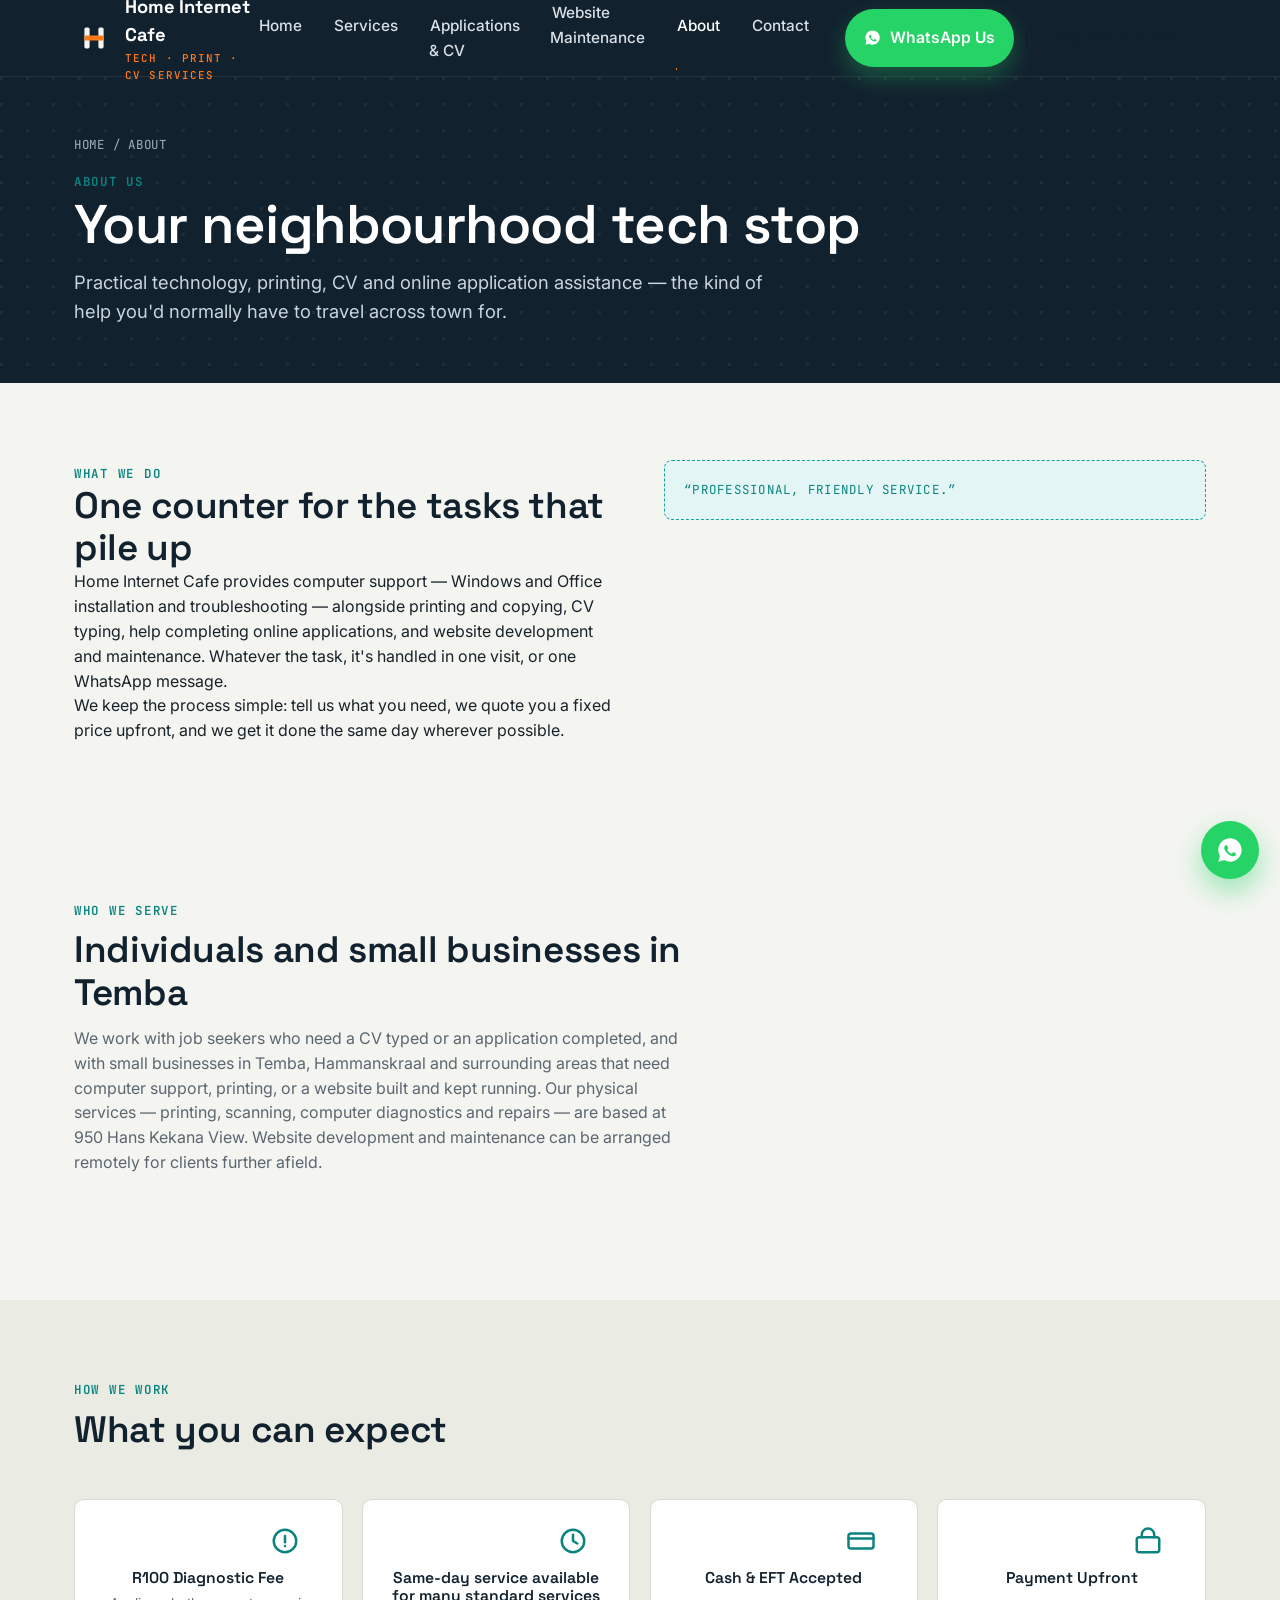
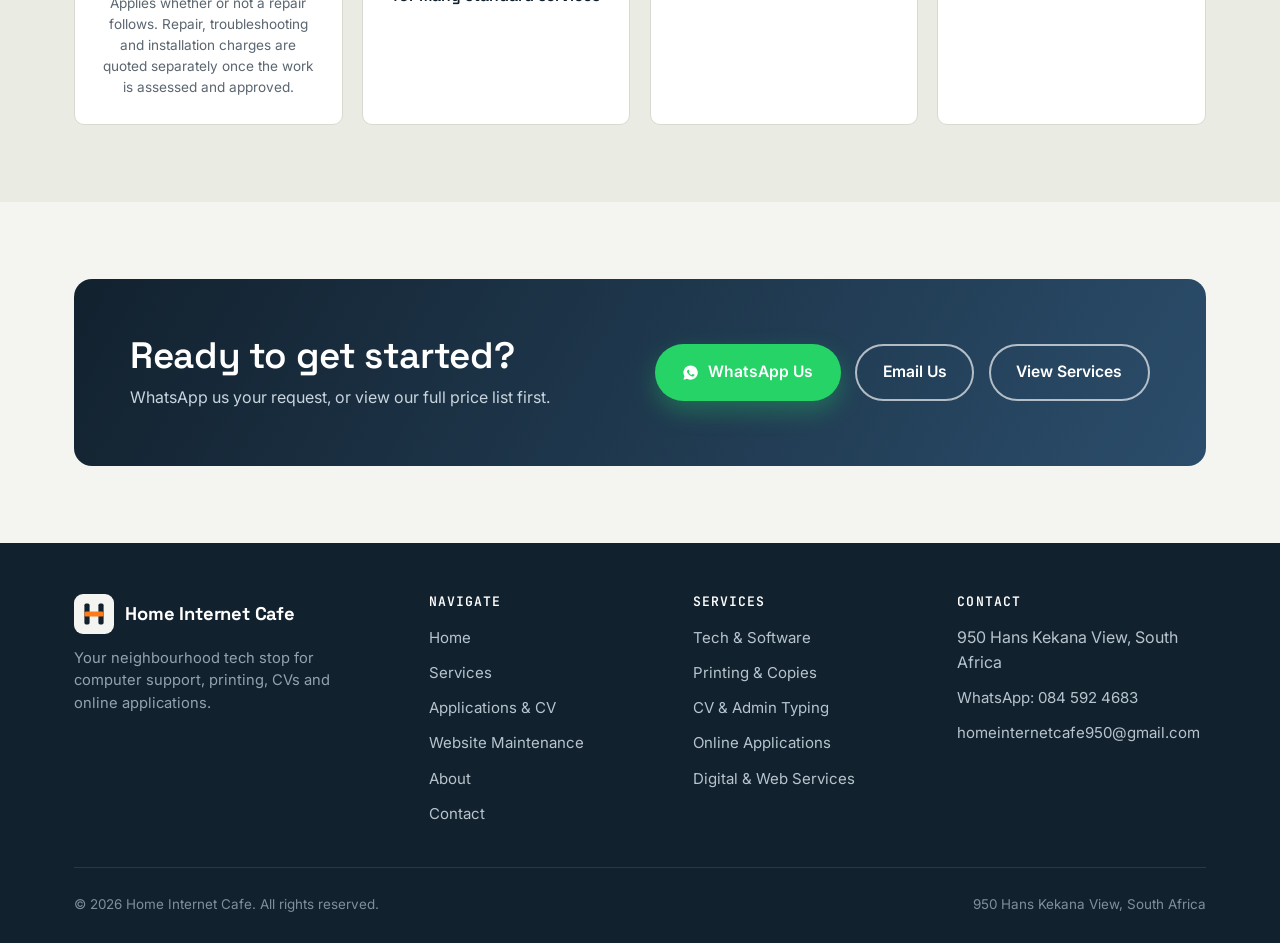
<file: about.html>
<!DOCTYPE html>
<html lang="en-ZA">
<head>
<meta charset="UTF-8">
<meta name="viewport" content="width=device-width, initial-scale=1">
<title>About Us | Home Internet Cafe — Your Neighbourhood Tech Stop</title>
<meta name="description" content="Home Internet Cafe is your neighbourhood tech stop, offering practical computer, printing, CV and online application help with friendly, professional service.">
<meta name="robots" content="index, follow">
<link rel="canonical" href="https://homeinternetcafe.co.za/about">
<link rel="icon" href="favicon.ico" sizes="any">
<link rel="apple-touch-icon" href="assets/icons/apple-touch-icon.png">
<link rel="manifest" href="manifest.json">
<meta name="theme-color" content="#12212e">

<meta property="og:title" content="About Us | Home Internet Cafe">
<meta property="og:description" content="Your neighbourhood tech stop for practical computer, printing, CV and online application help.">
<meta property="og:url" content="https://homeinternetcafe.co.za/about">
<meta property="og:type" content="website">
<meta property="og:locale" content="en_ZA">
<meta name="twitter:card" content="summary">
<meta name="twitter:title" content="About Us | Home Internet Cafe">
<meta name="twitter:description" content="Your neighbourhood tech stop for practical computer, printing, CV and online application help.">

<link rel="preconnect" href="https://fonts.googleapis.com">
<link rel="preconnect" href="https://fonts.gstatic.com" crossorigin>
<link href="https://fonts.googleapis.com/css2?family=Space+Grotesk:wght@500;600;700&amp;family=Inter:wght@400;500;600&amp;family=JetBrains+Mono:wght@500;700&amp;display=swap" rel="stylesheet">

<link rel="stylesheet" href="style.css">
<link rel="stylesheet" href="responsive.css">
<link rel="stylesheet" href="animations.css">
</head>
<body>
<a class="skip-link" href="#main">Skip to main content</a>

<header class="site-header">
  <div class="container">
    <a href="index.html" class="brand" aria-label="Home Internet Cafe — home">
      <svg class="brand-mark" viewBox="0 0 40 40" fill="none" xmlns="http://www.w3.org/2000/svg" aria-hidden="true">
        <rect width="40" height="40" rx="9" fill="#12212E"/>
        <rect x="10.4" y="9.6" width="5.2" height="20.8" rx="1.6" fill="#F4F5F1"/>
        <rect x="24.4" y="9.6" width="5.2" height="20.8" rx="1.6" fill="#F4F5F1"/>
        <rect x="10.4" y="17.4" width="19.2" height="5.2" rx="1.6" fill="#FF7A1A"/>
      </svg>
      <span>Home Internet Cafe<small>Tech &middot; Print &middot; CV Services</small></span>
    </a>

    <nav class="nav-primary" id="nav-primary" aria-label="Primary">
            <ul class="nav-links" role="list">
        <li><a href="index.html">Home</a></li>
        <li><a href="services.html">Services</a></li>
        <li><a href="applications.html">Applications &amp; CV</a></li>
        <li><a href="maintenance.html">Website Maintenance</a></li>
        <li><a href="about.html" aria-current="page">About</a></li>
        <li><a href="contact.html">Contact</a></li>
      </ul>
      <div class="header-ctas">
        <a class="btn btn-whatsapp" data-wa-message="Hello Home Internet Cafe. I would like to request a quote for your services.">
          <svg viewBox="0 0 24 24" fill="currentColor" aria-hidden="true"><path d="M12 2C6.48 2 2 6.48 2 12c0 1.85.5 3.58 1.36 5.07L2 22l5.09-1.33A9.94 9.94 0 0 0 12 22c5.52 0 10-4.48 10-10S17.52 2 12 2zm5.2 14.13c-.22.6-1.28 1.18-1.76 1.22-.45.05-.9.24-3.02-.63-2.55-1.05-4.2-3.64-4.33-3.81-.13-.17-1.03-1.37-1.03-2.62 0-1.24.65-1.85.88-2.1.22-.24.5-.3.66-.3.17 0 .33 0 .48.01.15.01.36-.06.56.43.22.53.75 1.83.81 1.96.06.13.1.28.02.45-.08.17-.13.28-.25.43-.13.15-.27.34-.38.46-.13.13-.26.27-.11.53.15.26.65 1.07 1.4 1.74.96.86 1.77 1.13 2.03 1.26.26.13.41.11.56-.06.15-.18.63-.73.8-.98.17-.26.33-.21.56-.13.22.08 1.43.68 1.68.8.24.13.4.19.46.3.06.11.06.62-.16 1.22z"/></svg>
          WhatsApp Us
        </a>
        <a class="btn btn-outline" href="contact.html">Request a Quote</a>
      </div>
    </nav>

    <button class="nav-toggle" type="button" aria-label="Open menu" aria-expanded="false" aria-controls="nav-primary">
      <svg viewBox="0 0 24 24" fill="none" stroke="currentColor" stroke-width="2" stroke-linecap="round" aria-hidden="true"><line x1="3" y1="6" x2="21" y2="6"/><line x1="3" y1="12" x2="21" y2="12"/><line x1="3" y1="18" x2="21" y2="18"/></svg>
    </button>
  </div>
</header>

<main id="main">

  <section class="page-hero">
    <div class="container">
      <p class="breadcrumb"><a href="index.html">Home</a> / About</p>
      <span class="eyebrow">About Us</span>
      <h1>Your neighbourhood tech stop</h1>
      <p class="lede">Practical technology, printing, CV and online application assistance — the kind of help you'd normally have to travel across town for.</p>
    </div>
  </section>

  <section class="section">
    <div class="container">
      <div class="about-lead">
        <div class="reveal">
          <span class="eyebrow">What We Do</span>
          <h2>One counter for the tasks that pile up</h2>
          <p>Home Internet Cafe provides computer support — Windows and Office installation and troubleshooting — alongside printing and copying, CV typing, help completing online applications, and website development and maintenance. Whatever the task, it's handled in one visit, or one WhatsApp message.</p>
          <p>We keep the process simple: tell us what you need, we quote you a fixed price upfront, and we get it done the same day wherever possible.</p>
        </div>
        <div class="stamp reveal" data-delay="1">
          &ldquo;Professional, friendly service.&rdquo;
        </div>
      </div>
    </div>
  </section>

  <section class="section" aria-labelledby="who-we-serve-heading">
    <div class="container">
      <div class="section-head reveal">
        <span class="eyebrow">Who We Serve</span>
        <h2 id="who-we-serve-heading">Individuals and small businesses in Temba</h2>
        <p>We work with job seekers who need a CV typed or an application completed, and with small businesses in Temba, Hammanskraal and surrounding areas that need computer support, printing, or a website built and kept running. Our physical services — printing, scanning, computer diagnostics and repairs — are based at 950 Hans Kekana View. Website development and maintenance can be arranged remotely for clients further afield.</p>
      </div>
    </div>
  </section>

  <section class="section section--alt" aria-labelledby="values-heading">
    <div class="container">
      <div class="section-head reveal">
        <span class="eyebrow">How We Work</span>
        <h2 id="values-heading">What you can expect</h2>
      </div>

      <div class="value-grid">
        <div class="value-card reveal" data-delay="1">
          <svg viewBox="0 0 24 24" fill="none" stroke="currentColor" stroke-width="2" stroke-linecap="round" stroke-linejoin="round" aria-hidden="true"><circle cx="12" cy="12" r="9"/><line x1="12" y1="8" x2="12" y2="13"/><line x1="12" y1="16" x2="12.01" y2="16"/></svg>
          <h3>R100 Diagnostic Fee</h3>
          <p style="font-size:0.85rem; color:var(--muted); margin-top:0.4rem;">Applies whether or not a repair follows. Repair, troubleshooting and installation charges are quoted separately once the work is assessed and approved.</p>
        </div>
        <div class="value-card reveal" data-delay="2">
          <svg viewBox="0 0 24 24" fill="none" stroke="currentColor" stroke-width="2" stroke-linecap="round" stroke-linejoin="round" aria-hidden="true"><circle cx="12" cy="12" r="9"/><polyline points="12 7 12 12 15.5 14"/></svg>
          <h3>Same-day service available for many standard services</h3>
        </div>
        <div class="value-card reveal" data-delay="3">
          <svg viewBox="0 0 24 24" fill="none" stroke="currentColor" stroke-width="2" stroke-linecap="round" stroke-linejoin="round" aria-hidden="true"><rect x="2" y="6" width="20" height="12" rx="2"/><line x1="2" y1="10" x2="22" y2="10"/></svg>
          <h3>Cash &amp; EFT Accepted</h3>
        </div>
        <div class="value-card reveal" data-delay="4">
          <svg viewBox="0 0 24 24" fill="none" stroke="currentColor" stroke-width="2" stroke-linecap="round" stroke-linejoin="round" aria-hidden="true"><rect x="3" y="9" width="18" height="12" rx="2"/><path d="M7 9V7a5 5 0 0 1 10 0v2"/></svg>
          <h3>Payment Upfront</h3>
        </div>
      </div>
    </div>
  </section>

  <section class="section">
    <div class="container">
      <div class="cta-band reveal">
        <div>
          <h2>Ready to get started?</h2>
          <p>WhatsApp us your request, or view our full price list first.</p>
        </div>
        <div class="cta-band-ctas">
          <a class="btn btn-whatsapp" data-wa-message="Hello Home Internet Cafe. I would like to request a quote for your services.">
            <svg viewBox="0 0 24 24" fill="currentColor" aria-hidden="true"><path d="M12 2C6.48 2 2 6.48 2 12c0 1.85.5 3.58 1.36 5.07L2 22l5.09-1.33A9.94 9.94 0 0 0 12 22c5.52 0 10-4.48 10-10S17.52 2 12 2zm5.2 14.13c-.22.6-1.28 1.18-1.76 1.22-.45.05-.9.24-3.02-.63-2.55-1.05-4.2-3.64-4.33-3.81-.13-.17-1.03-1.37-1.03-2.62 0-1.24.65-1.85.88-2.1.22-.24.5-.3.66-.3.17 0 .33 0 .48.01.15.01.36-.06.56.43.22.53.75 1.83.81 1.96.06.13.1.28.02.45-.08.17-.13.28-.25.43-.13.15-.27.34-.38.46-.13.13-.26.27-.11.53.15.26.65 1.07 1.4 1.74.96.86 1.77 1.13 2.03 1.26.26.13.41.11.56-.06.15-.18.63-.73.8-.98.17-.26.33-.21.56-.13.22.08 1.43.68 1.68.8.24.13.4.19.46.3.06.11.06.62-.16 1.22z"/></svg>
            WhatsApp Us
          </a>
          <a class="btn btn-outline" href="mailto:homeinternetcafe950@gmail.com">Email Us</a>
          <a class="btn btn-outline" href="services.html">View Services</a>
        </div>
      </div>
    </div>
  </section>

</main>

<footer class="site-footer">
  <div class="container">
    <div class="footer-grid">
      <div class="footer-brand">
        <a href="index.html" class="brand">
          <svg class="brand-mark" viewBox="0 0 40 40" fill="none" xmlns="http://www.w3.org/2000/svg" aria-hidden="true">
            <rect width="40" height="40" rx="9" fill="#F4F5F1"/>
            <rect x="10.4" y="9.6" width="5.2" height="20.8" rx="1.6" fill="#12212E"/>
            <rect x="24.4" y="9.6" width="5.2" height="20.8" rx="1.6" fill="#12212E"/>
            <rect x="10.4" y="17.4" width="19.2" height="5.2" rx="1.6" fill="#FF7A1A"/>
          </svg>
          Home Internet Cafe
        </a>
        <p>Your neighbourhood tech stop for computer support, printing, CVs and online applications.</p>
      </div>
      <div class="footer-col">
        <h4>Navigate</h4>
        <ul role="list">
          <li><a href="index.html">Home</a></li>
          <li><a href="services.html">Services</a></li>
          <li><a href="applications.html">Applications &amp; CV</a></li>
          <li><a href="maintenance.html">Website Maintenance</a></li>
          <li><a href="about.html">About</a></li>
          <li><a href="contact.html">Contact</a></li>
        </ul>
      </div>
      <div class="footer-col">
        <h4>Services</h4>
        <ul role="list">
          <li><a href="services.html#tech-software">Tech &amp; Software</a></li>
          <li><a href="services.html#printing-copies">Printing &amp; Copies</a></li>
          <li><a href="services.html#admin-typing">CV &amp; Admin Typing</a></li>
          <li><a href="applications.html">Online Applications</a></li>
          <li><a href="services.html#web-design">Digital &amp; Web Services</a></li>
        </ul>
      </div>
      <div class="footer-col">
        <h4>Contact</h4>
        <ul role="list">
          <li>950 Hans Kekana View, South Africa</li>
          <li><a data-wa-message="Hello Home Internet Cafe. I would like to request a quote for your services.">WhatsApp: 084 592 4683</a></li>
          <li><a href="mailto:homeinternetcafe950@gmail.com">homeinternetcafe950@gmail.com</a></li>
        </ul>
      </div>
    </div>
    <div class="footer-bottom">
      <span>&copy; <span id="footer-year">2026</span> Home Internet Cafe. All rights reserved.</span>
      <span>950 Hans Kekana View, South Africa</span>
    </div>
  </div>
</footer>

<a class="whatsapp-float" data-wa-message="Hello Home Internet Cafe. I would like to request a quote for your services." aria-label="Chat with us on WhatsApp">
  <svg viewBox="0 0 24 24" fill="currentColor" aria-hidden="true"><path d="M12 2C6.48 2 2 6.48 2 12c0 1.85.5 3.58 1.36 5.07L2 22l5.09-1.33A9.94 9.94 0 0 0 12 22c5.52 0 10-4.48 10-10S17.52 2 12 2zm5.2 14.13c-.22.6-1.28 1.18-1.76 1.22-.45.05-.9.24-3.02-.63-2.55-1.05-4.2-3.64-4.33-3.81-.13-.17-1.03-1.37-1.03-2.62 0-1.24.65-1.85.88-2.1.22-.24.5-.3.66-.3.17 0 .33 0 .48.01.15.01.36-.06.56.43.22.53.75 1.83.81 1.96.06.13.1.28.02.45-.08.17-.13.28-.25.43-.13.15-.27.34-.38.46-.13.13-.26.27-.11.53.15.26.65 1.07 1.4 1.74.96.86 1.77 1.13 2.03 1.26.26.13.41.11.56-.06.15-.18.63-.73.8-.98.17-.26.33-.21.56-.13.22.08 1.43.68 1.68.8.24.13.4.19.46.3.06.11.06.62-.16 1.22z"/></svg>
</a>

<button class="back-to-top" type="button" aria-label="Back to top">
  <svg viewBox="0 0 24 24" fill="none" stroke="currentColor" stroke-width="2.2" stroke-linecap="round" stroke-linejoin="round" aria-hidden="true"><line x1="12" y1="19" x2="12" y2="5"/><polyline points="5 12 12 5 19 12"/></svg>
</button>

<script type="application/ld+json">
{
  "@context": "https://schema.org",
  "@type": "AboutPage",
  "mainEntity": {
    "@type": "LocalBusiness",
    "name": "Home Internet Cafe",
    "description": "Home Internet Cafe provides computer support, printing, CV typing and online application services.",
    "telephone": "+27845924683",
    "address": {
      "@type": "PostalAddress",
      "streetAddress": "950 Hans Kekana View",
      "addressCountry": "ZA"
    }
  }
}
</script>

<script src="navigation.js" defer></script>
<script src="whatsapp.js" defer></script>
<script src="main.js" defer></script>
</body>
</html>
</file>
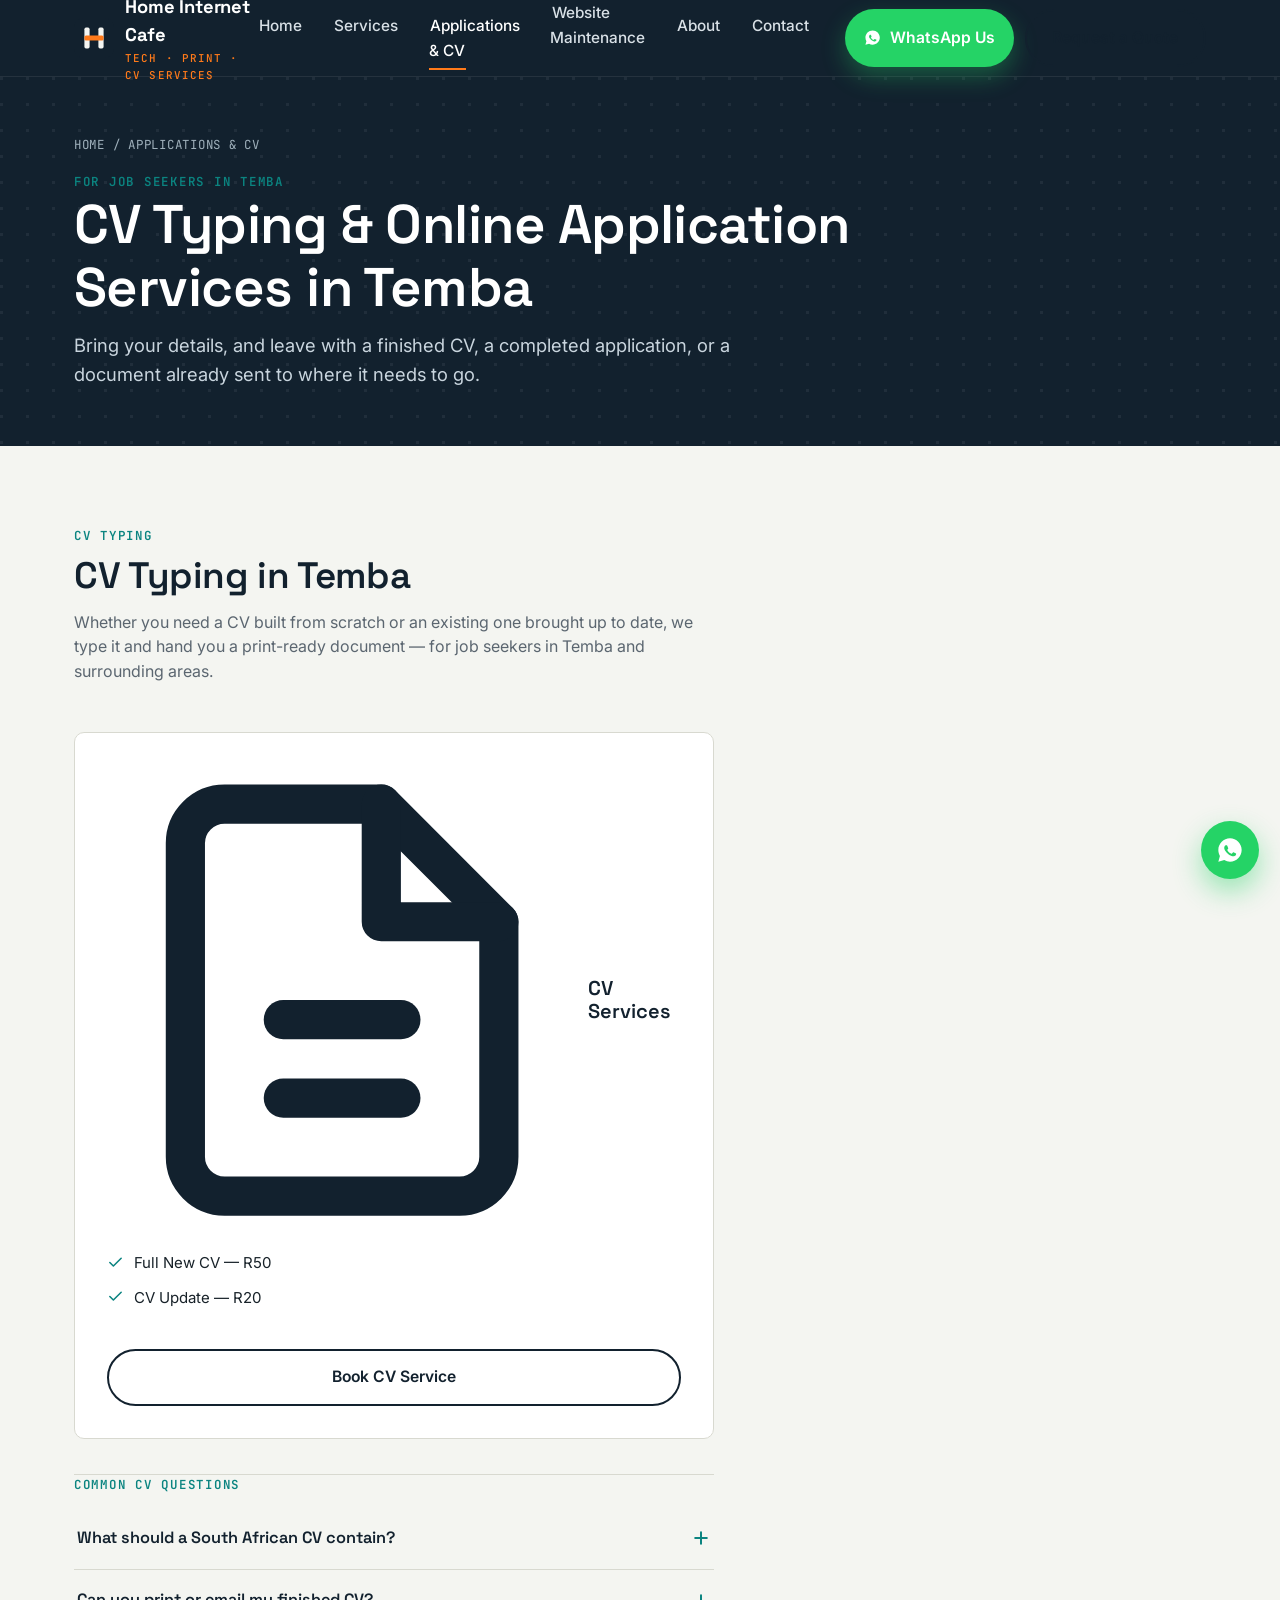
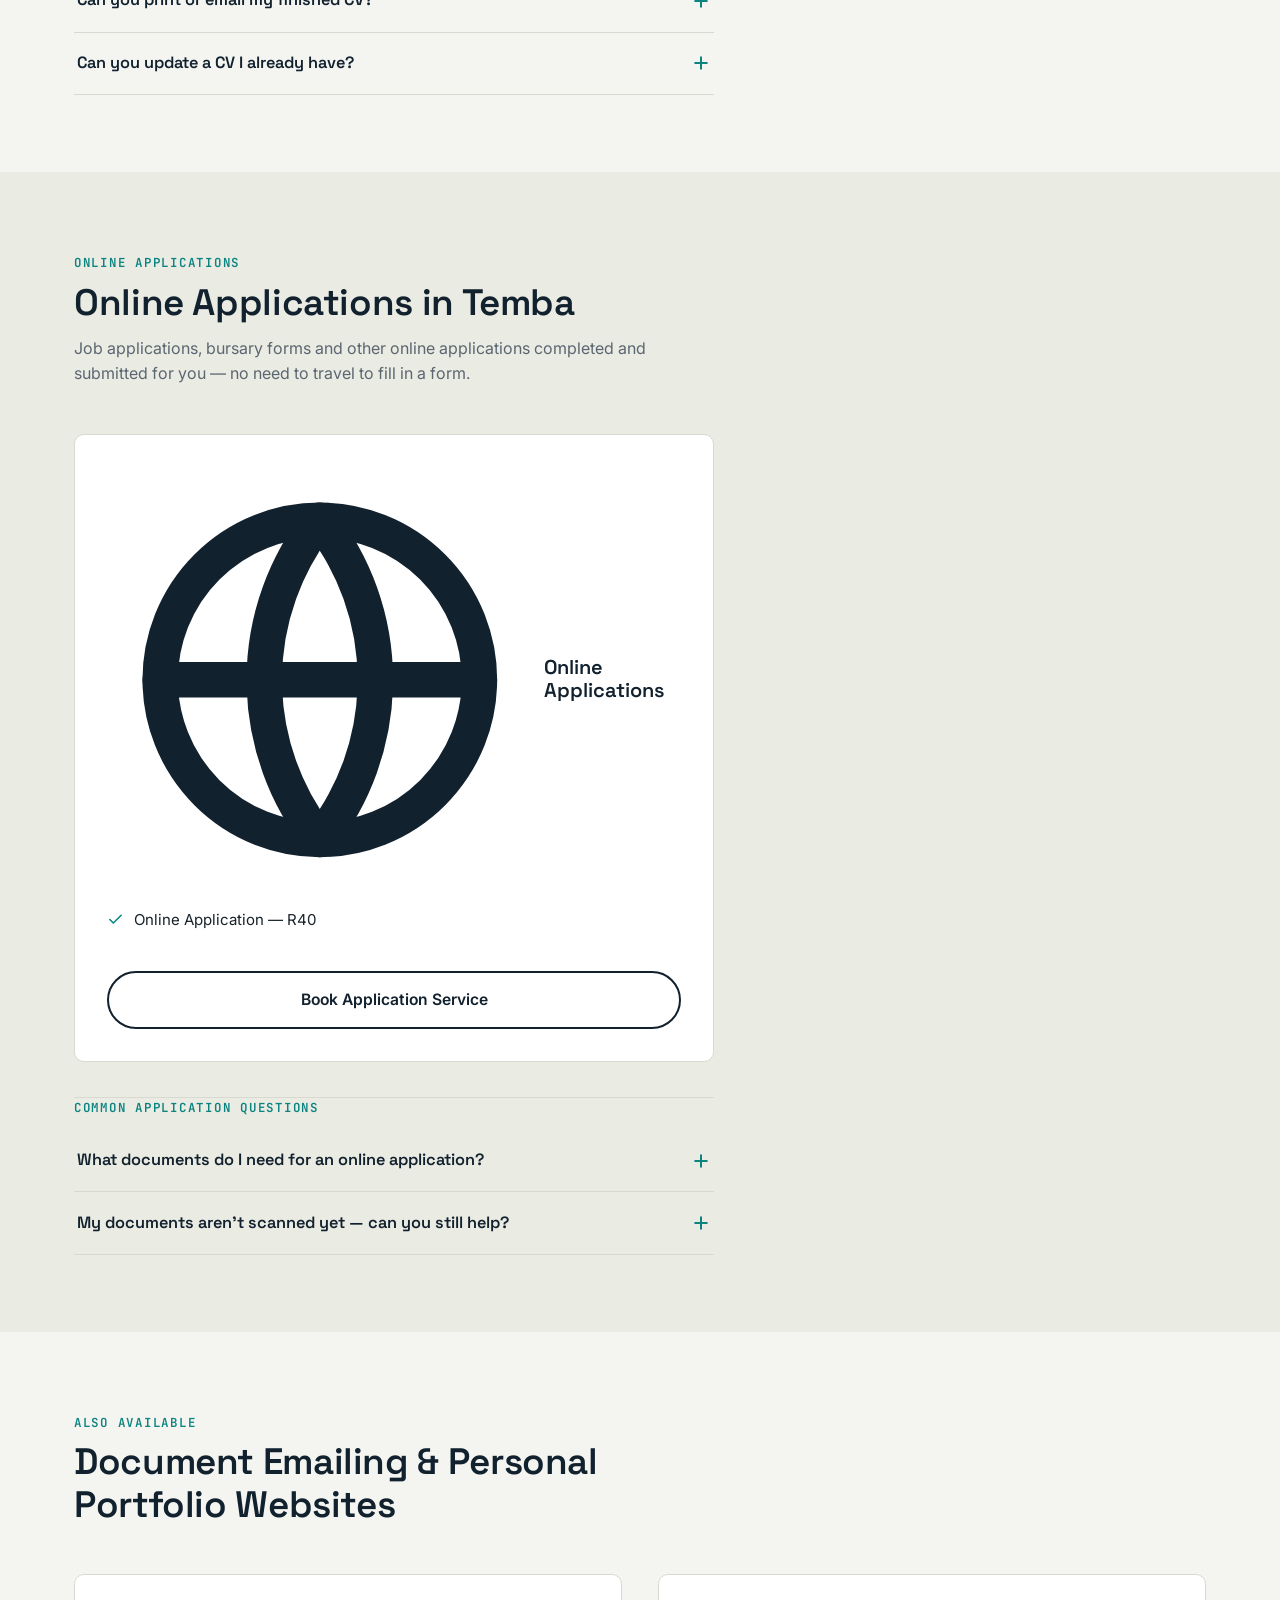
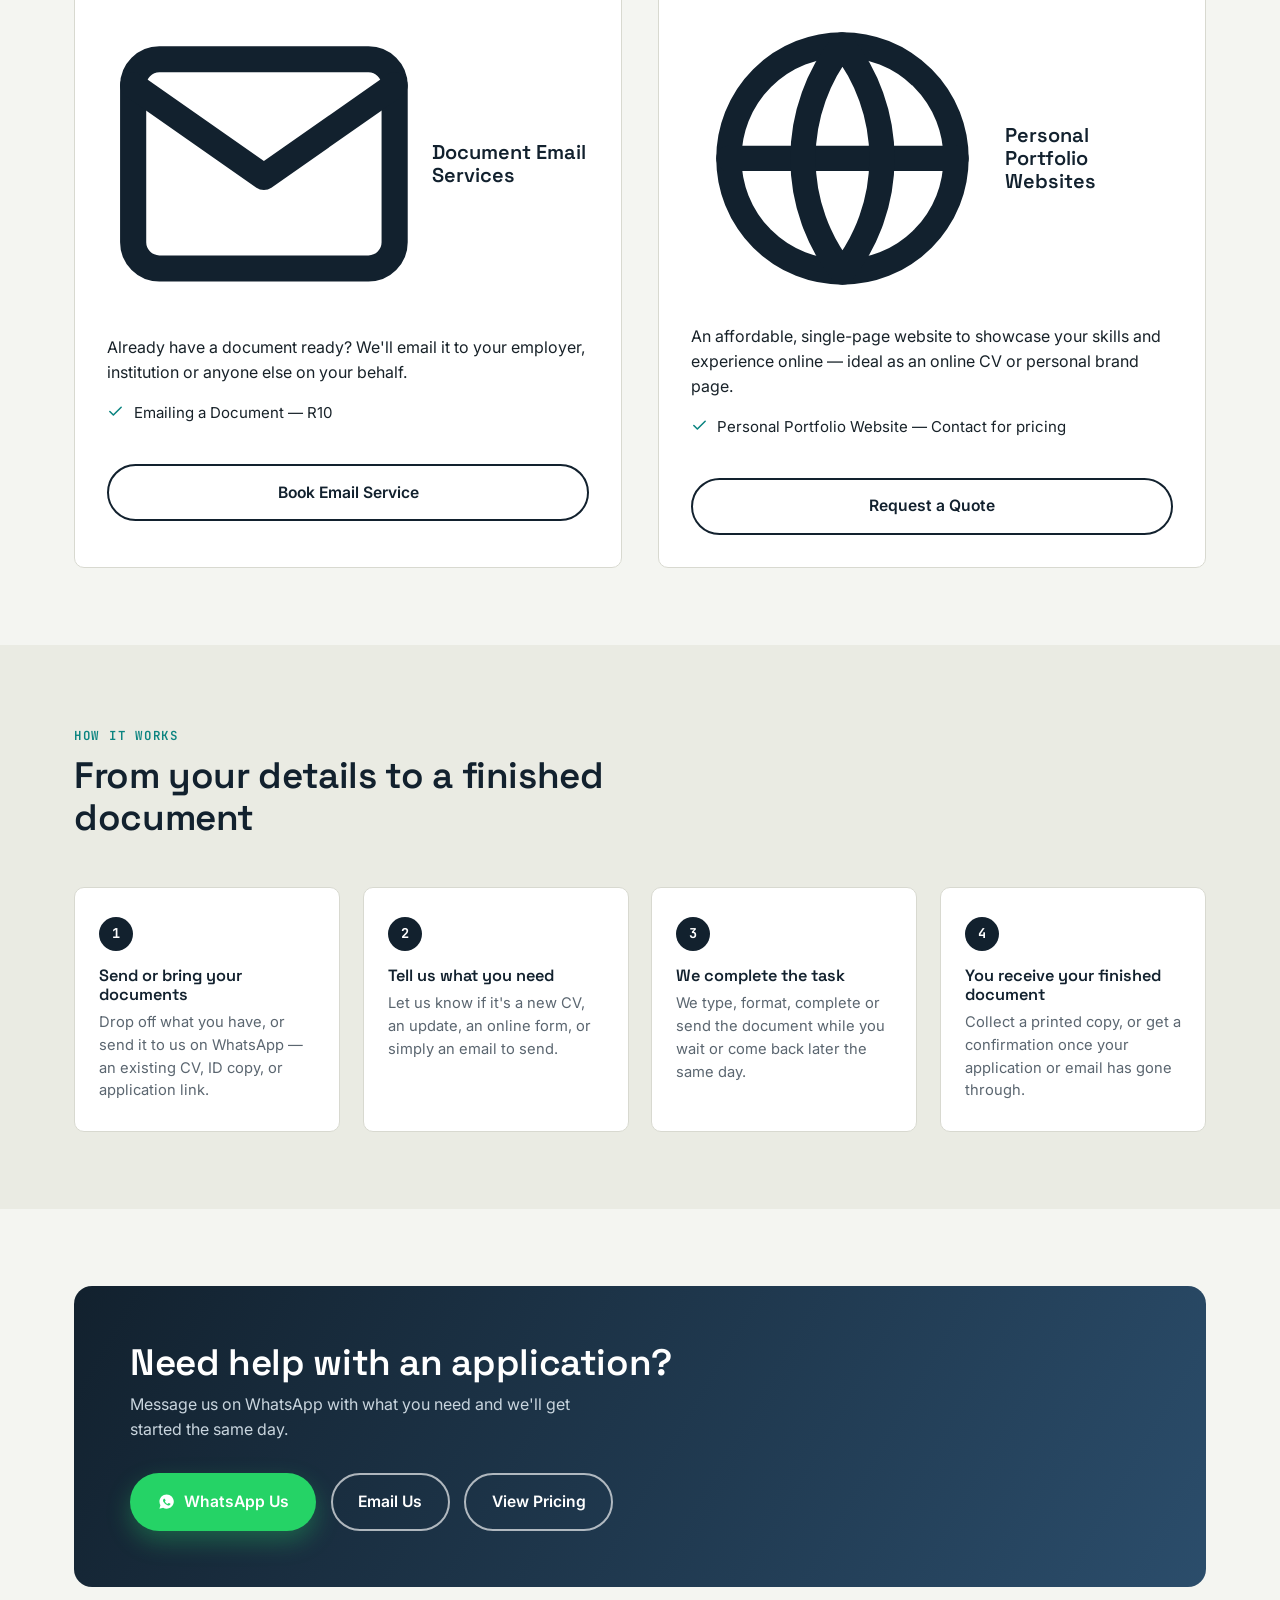
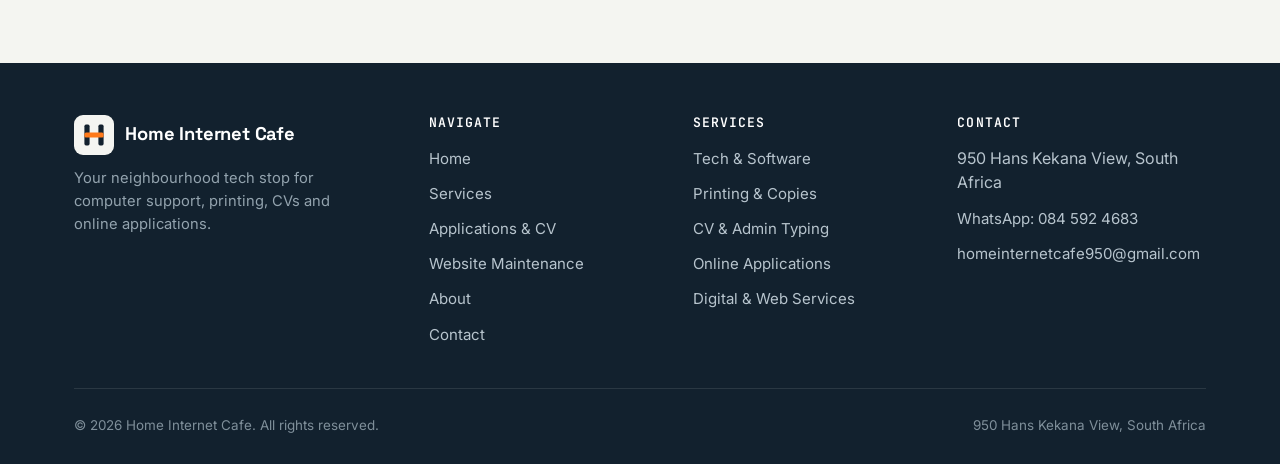
<file: applications.html>
<!DOCTYPE html>
<html lang="en-ZA">
<head>
<meta charset="UTF-8">
<meta name="viewport" content="width=device-width, initial-scale=1">
<title>CV Typing &amp; Online Application Services in Temba | Home Internet Cafe</title>
<meta name="description" content="CV typing and online application services in Temba. Home Internet Cafe types CVs, completes online applications and emails documents to employers. WhatsApp us to start.">
<meta name="robots" content="index, follow">
<link rel="canonical" href="https://homeinternetcafe.co.za/applications">
<link rel="icon" href="favicon.ico" sizes="any">
<link rel="apple-touch-icon" href="assets/icons/apple-touch-icon.png">
<link rel="manifest" href="manifest.json">
<meta name="theme-color" content="#12212e">

<meta property="og:title" content="CV Typing &amp; Online Application Services in Temba | Home Internet Cafe">
<meta property="og:description" content="CV typing, online application completion and document emailing for customers in Temba and surrounding areas.">
<meta property="og:url" content="https://homeinternetcafe.co.za/applications">
<meta property="og:type" content="website">
<meta property="og:locale" content="en_ZA">
<meta name="twitter:card" content="summary">
<meta name="twitter:title" content="CV Typing &amp; Online Application Services in Temba | Home Internet Cafe">
<meta name="twitter:description" content="CV typing, online applications and document emailing for Temba and surrounding areas.">

<link rel="preconnect" href="https://fonts.googleapis.com">
<link rel="preconnect" href="https://fonts.gstatic.com" crossorigin>
<link href="https://fonts.googleapis.com/css2?family=Space+Grotesk:wght@500;600;700&amp;family=Inter:wght@400;500;600&amp;family=JetBrains+Mono:wght@500;700&amp;display=swap" rel="stylesheet">

<link rel="stylesheet" href="style.css">
<link rel="stylesheet" href="responsive.css">
<link rel="stylesheet" href="animations.css">
</head>
<body>
<a class="skip-link" href="#main">Skip to main content</a>

<header class="site-header">
  <div class="container">
    <a href="index.html" class="brand" aria-label="Home Internet Cafe — home">
      <svg class="brand-mark" viewBox="0 0 40 40" fill="none" xmlns="http://www.w3.org/2000/svg" aria-hidden="true">
        <rect width="40" height="40" rx="9" fill="#12212E"/>
        <rect x="10.4" y="9.6" width="5.2" height="20.8" rx="1.6" fill="#F4F5F1"/>
        <rect x="24.4" y="9.6" width="5.2" height="20.8" rx="1.6" fill="#F4F5F1"/>
        <rect x="10.4" y="17.4" width="19.2" height="5.2" rx="1.6" fill="#FF7A1A"/>
      </svg>
      <span>Home Internet Cafe<small>Tech &middot; Print &middot; CV Services</small></span>
    </a>

    <nav class="nav-primary" id="nav-primary" aria-label="Primary">
            <ul class="nav-links" role="list">
        <li><a href="index.html">Home</a></li>
        <li><a href="services.html">Services</a></li>
        <li><a href="applications.html" aria-current="page">Applications &amp; CV</a></li>
        <li><a href="maintenance.html">Website Maintenance</a></li>
        <li><a href="about.html">About</a></li>
        <li><a href="contact.html">Contact</a></li>
      </ul>
      <div class="header-ctas">
        <a class="btn btn-whatsapp" data-wa-message="Hello Home Internet Cafe. I need help with an application or CV.">
          <svg viewBox="0 0 24 24" fill="currentColor" aria-hidden="true"><path d="M12 2C6.48 2 2 6.48 2 12c0 1.85.5 3.58 1.36 5.07L2 22l5.09-1.33A9.94 9.94 0 0 0 12 22c5.52 0 10-4.48 10-10S17.52 2 12 2zm5.2 14.13c-.22.6-1.28 1.18-1.76 1.22-.45.05-.9.24-3.02-.63-2.55-1.05-4.2-3.64-4.33-3.81-.13-.17-1.03-1.37-1.03-2.62 0-1.24.65-1.85.88-2.1.22-.24.5-.3.66-.3.17 0 .33 0 .48.01.15.01.36-.06.56.43.22.53.75 1.83.81 1.96.06.13.1.28.02.45-.08.17-.13.28-.25.43-.13.15-.27.34-.38.46-.13.13-.26.27-.11.53.15.26.65 1.07 1.4 1.74.96.86 1.77 1.13 2.03 1.26.26.13.41.11.56-.06.15-.18.63-.73.8-.98.17-.26.33-.21.56-.13.22.08 1.43.68 1.68.8.24.13.4.19.46.3.06.11.06.62-.16 1.22z"/></svg>
          WhatsApp Us
        </a>
        <a class="btn btn-outline" href="contact.html">Request a Quote</a>
      </div>
    </nav>

    <button class="nav-toggle" type="button" aria-label="Open menu" aria-expanded="false" aria-controls="nav-primary">
      <svg viewBox="0 0 24 24" fill="none" stroke="currentColor" stroke-width="2" stroke-linecap="round" aria-hidden="true"><line x1="3" y1="6" x2="21" y2="6"/><line x1="3" y1="12" x2="21" y2="12"/><line x1="3" y1="18" x2="21" y2="18"/></svg>
    </button>
  </div>
</header>

<main id="main">

  <section class="page-hero">
    <div class="container">
      <p class="breadcrumb"><a href="index.html">Home</a> / Applications &amp; CV</p>
      <span class="eyebrow">For Job Seekers in Temba</span>
      <h1>CV Typing &amp; Online Application Services in Temba</h1>
      <p class="lede">Bring your details, and leave with a finished CV, a completed application, or a document already sent to where it needs to go.</p>
    </div>
  </section>

  <section class="section" aria-labelledby="cv-typing-heading">
    <div class="container">
      <div class="section-head reveal">
        <span class="eyebrow">CV Typing</span>
        <h2 id="cv-typing-heading">CV Typing in Temba</h2>
        <p>Whether you need a CV built from scratch or an existing one brought up to date, we type it and hand you a print-ready document — for job seekers in Temba and surrounding areas.</p>
      </div>
      <div class="panel-card reveal" style="max-width:640px;">
        <h3>
          <svg viewBox="0 0 24 24" fill="none" stroke="currentColor" stroke-width="2" stroke-linecap="round" stroke-linejoin="round" aria-hidden="true"><path d="M14 2H6a2 2 0 0 0-2 2v16a2 2 0 0 0 2 2h12a2 2 0 0 0 2-2V8z"/><polyline points="14 2 14 8 20 8"/><line x1="9" y1="13" x2="15" y2="13"/><line x1="9" y1="17" x2="15" y2="17"/></svg>
          CV Services
        </h3>
        <ul role="list">
          <li>
            <svg viewBox="0 0 24 24" fill="none" stroke="currentColor" stroke-width="2.2" stroke-linecap="round" stroke-linejoin="round" aria-hidden="true"><polyline points="20 6 9 17 4 12"/></svg>
            Full New CV — R50
          </li>
          <li>
            <svg viewBox="0 0 24 24" fill="none" stroke="currentColor" stroke-width="2.2" stroke-linecap="round" stroke-linejoin="round" aria-hidden="true"><polyline points="20 6 9 17 4 12"/></svg>
            CV Update — R20
          </li>
        </ul>
        <a class="btn btn-outline btn-block mt-lg" data-service-name="Full New CV">Book CV Service</a>
      </div>

      <div class="faq-list" style="margin-top:2.2rem; max-width:640px;">
        <span class="eyebrow" style="display:block; margin-bottom:0.8rem;">Common CV Questions</span>
        <div class="faq-item">
          <h3 style="margin:0;"><button class="faq-question" aria-expanded="false" aria-controls="faq-answer-cv-1" id="faq-q-cv-1">
            What should a South African CV contain?
            <svg viewBox="0 0 24 24" fill="none" stroke="currentColor" stroke-width="2.4" stroke-linecap="round" aria-hidden="true"><line x1="12" y1="5" x2="12" y2="19"/><line x1="5" y1="12" x2="19" y2="12"/></svg>
          </button></h3>
          <div class="faq-answer" id="faq-answer-cv-1" role="region" aria-labelledby="faq-q-cv-1">
            <p>Typically your contact details, a short personal summary, work experience, education, and relevant skills — laid out clearly on one to two pages. Tell us what you'd like included and we'll type it up in a clean, professional layout.</p>
          </div>
        </div>
        <div class="faq-item">
          <h3 style="margin:0;"><button class="faq-question" aria-expanded="false" aria-controls="faq-answer-cv-2" id="faq-q-cv-2">
            Can you print or email my finished CV?
            <svg viewBox="0 0 24 24" fill="none" stroke="currentColor" stroke-width="2.4" stroke-linecap="round" aria-hidden="true"><line x1="12" y1="5" x2="12" y2="19"/><line x1="5" y1="12" x2="19" y2="12"/></svg>
          </button></h3>
          <div class="faq-answer" id="faq-answer-cv-2" role="region" aria-labelledby="faq-q-cv-2">
            <p>Yes — a printed copy is available at our normal printing prices, and we can email it directly to an employer for you. See our <a href="services.html#admin-typing">CV &amp; admin typing pricing</a> and <a href="services.html#printing-copies">printing pricing</a> for details.</p>
          </div>
        </div>
        <div class="faq-item">
          <h3 style="margin:0;"><button class="faq-question" aria-expanded="false" aria-controls="faq-answer-cv-3" id="faq-q-cv-3">
            Can you update a CV I already have?
            <svg viewBox="0 0 24 24" fill="none" stroke="currentColor" stroke-width="2.4" stroke-linecap="round" aria-hidden="true"><line x1="12" y1="5" x2="12" y2="19"/><line x1="5" y1="12" x2="19" y2="12"/></svg>
          </button></h3>
          <div class="faq-answer" id="faq-answer-cv-3" role="region" aria-labelledby="faq-q-cv-3">
            <p>Yes — bring or send your existing CV and let us know what needs changing. This is priced as a CV Update rather than a full new CV.</p>
          </div>
        </div>
      </div>
    </div>
  </section>

  <section class="section section--alt" aria-labelledby="online-applications-heading">
    <div class="container">
      <div class="section-head reveal">
        <span class="eyebrow">Online Applications</span>
        <h2 id="online-applications-heading">Online Applications in Temba</h2>
        <p>Job applications, bursary forms and other online applications completed and submitted for you — no need to travel to fill in a form.</p>
      </div>
      <div class="panel-card reveal" style="max-width:640px;">
        <h3>
          <svg viewBox="0 0 24 24" fill="none" stroke="currentColor" stroke-width="2" stroke-linecap="round" stroke-linejoin="round" aria-hidden="true"><circle cx="12" cy="12" r="9"/><line x1="3" y1="12" x2="21" y2="12"/><path d="M12 3a14.5 14.5 0 0 1 0 18 14.5 14.5 0 0 1 0-18z"/></svg>
          Online Applications
        </h3>
        <ul role="list">
          <li>
            <svg viewBox="0 0 24 24" fill="none" stroke="currentColor" stroke-width="2.2" stroke-linecap="round" stroke-linejoin="round" aria-hidden="true"><polyline points="20 6 9 17 4 12"/></svg>
            Online Application — R40
          </li>
        </ul>
        <a class="btn btn-outline btn-block mt-lg" data-service-name="Online Application">Book Application Service</a>
      </div>

      <div class="faq-list" style="margin-top:2.2rem; max-width:640px;">
        <span class="eyebrow" style="display:block; margin-bottom:0.8rem;">Common Application Questions</span>
        <div class="faq-item">
          <h3 style="margin:0;"><button class="faq-question" aria-expanded="false" aria-controls="faq-answer-app-1" id="faq-q-app-1">
            What documents do I need for an online application?
            <svg viewBox="0 0 24 24" fill="none" stroke="currentColor" stroke-width="2.4" stroke-linecap="round" aria-hidden="true"><line x1="12" y1="5" x2="12" y2="19"/><line x1="5" y1="12" x2="19" y2="12"/></svg>
          </button></h3>
          <div class="faq-answer" id="faq-answer-app-1" role="region" aria-labelledby="faq-q-app-1">
            <p>This depends on the application, but commonly your ID, CV, and any qualifications or certificates the form asks for. Bring what you have and we'll let you know if anything else is needed.</p>
          </div>
        </div>
        <div class="faq-item">
          <h3 style="margin:0;"><button class="faq-question" aria-expanded="false" aria-controls="faq-answer-app-2" id="faq-q-app-2">
            My documents aren't scanned yet — can you still help?
            <svg viewBox="0 0 24 24" fill="none" stroke="currentColor" stroke-width="2.4" stroke-linecap="round" aria-hidden="true"><line x1="12" y1="5" x2="12" y2="19"/><line x1="5" y1="12" x2="19" y2="12"/></svg>
          </button></h3>
          <div class="faq-answer" id="faq-answer-app-2" role="region" aria-labelledby="faq-q-app-2">
            <p>Yes — bring the physical documents and we can scan them on the spot, then complete the application in the same visit.</p>
          </div>
        </div>
      </div>
    </div>
  </section>

  <section class="section">
    <div class="container">
      <div class="section-head reveal">
        <span class="eyebrow">Also Available</span>
        <h2>Document Emailing &amp; Personal Portfolio Websites</h2>
      </div>
      <div class="split-panel">
        <div class="panel-card reveal">
          <h3>
            <svg viewBox="0 0 24 24" fill="none" stroke="currentColor" stroke-width="2" stroke-linecap="round" stroke-linejoin="round" aria-hidden="true"><rect x="2" y="4" width="20" height="16" rx="2"/><polyline points="2 6 12 13 22 6"/></svg>
            Document Email Services
          </h3>
          <p>Already have a document ready? We'll email it to your employer, institution or anyone else on your behalf.</p>
          <ul role="list">
            <li>
              <svg viewBox="0 0 24 24" fill="none" stroke="currentColor" stroke-width="2.2" stroke-linecap="round" stroke-linejoin="round" aria-hidden="true"><polyline points="20 6 9 17 4 12"/></svg>
              Emailing a Document — R10
            </li>
          </ul>
          <a class="btn btn-outline btn-block mt-lg" data-service-name="Emailing a Document">Book Email Service</a>
        </div>

        <div class="panel-card reveal" data-delay="1">
          <h3>
            <svg viewBox="0 0 24 24" fill="none" stroke="currentColor" stroke-width="2" stroke-linecap="round" stroke-linejoin="round" aria-hidden="true"><circle cx="12" cy="12" r="9"/><line x1="3" y1="12" x2="21" y2="12"/><path d="M12 3a14.5 14.5 0 0 1 0 18 14.5 14.5 0 0 1 0-18z"/></svg>
            Personal Portfolio Websites
          </h3>
          <p>An affordable, single-page website to showcase your skills and experience online — ideal as an online CV or personal brand page.</p>
          <ul role="list">
            <li>
              <svg viewBox="0 0 24 24" fill="none" stroke="currentColor" stroke-width="2.2" stroke-linecap="round" stroke-linejoin="round" aria-hidden="true"><polyline points="20 6 9 17 4 12"/></svg>
              Personal Portfolio Website — Contact for pricing
            </li>
          </ul>
          <a class="btn btn-outline btn-block mt-lg" data-service-name="Personal Portfolio Website">Request a Quote</a>
        </div>
      </div>
    </div>
  </section>

  <section class="section section--alt" aria-labelledby="process-heading">
    <div class="container">
      <div class="section-head reveal">
        <span class="eyebrow">How It Works</span>
        <h2 id="process-heading">From your details to a finished document</h2>
      </div>

      <ol class="steps" role="list">
        <li class="step reveal" data-delay="1">
          <div class="step-number">1</div>
          <h3>Send or bring your documents</h3>
          <p>Drop off what you have, or send it to us on WhatsApp — an existing CV, ID copy, or application link.</p>
        </li>
        <li class="step reveal" data-delay="2">
          <div class="step-number">2</div>
          <h3>Tell us what you need</h3>
          <p>Let us know if it's a new CV, an update, an online form, or simply an email to send.</p>
        </li>
        <li class="step reveal" data-delay="3">
          <div class="step-number">3</div>
          <h3>We complete the task</h3>
          <p>We type, format, complete or send the document while you wait or come back later the same day.</p>
        </li>
        <li class="step reveal" data-delay="4">
          <div class="step-number">4</div>
          <h3>You receive your finished document</h3>
          <p>Collect a printed copy, or get a confirmation once your application or email has gone through.</p>
        </li>
      </ol>
    </div>
  </section>

  <section class="section">
    <div class="container">
      <div class="cta-band reveal">
        <div>
          <h2>Need help with an application?</h2>
          <p>Message us on WhatsApp with what you need and we'll get started the same day.</p>
        </div>
        <div class="cta-band-ctas">
          <a class="btn btn-whatsapp" data-wa-message="Hello Home Internet Cafe. I need help with an application or CV.">
            <svg viewBox="0 0 24 24" fill="currentColor" aria-hidden="true"><path d="M12 2C6.48 2 2 6.48 2 12c0 1.85.5 3.58 1.36 5.07L2 22l5.09-1.33A9.94 9.94 0 0 0 12 22c5.52 0 10-4.48 10-10S17.52 2 12 2zm5.2 14.13c-.22.6-1.28 1.18-1.76 1.22-.45.05-.9.24-3.02-.63-2.55-1.05-4.2-3.64-4.33-3.81-.13-.17-1.03-1.37-1.03-2.62 0-1.24.65-1.85.88-2.1.22-.24.5-.3.66-.3.17 0 .33 0 .48.01.15.01.36-.06.56.43.22.53.75 1.83.81 1.96.06.13.1.28.02.45-.08.17-.13.28-.25.43-.13.15-.27.34-.38.46-.13.13-.26.27-.11.53.15.26.65 1.07 1.4 1.74.96.86 1.77 1.13 2.03 1.26.26.13.41.11.56-.06.15-.18.63-.73.8-.98.17-.26.33-.21.56-.13.22.08 1.43.68 1.68.8.24.13.4.19.46.3.06.11.06.62-.16 1.22z"/></svg>
            WhatsApp Us
          </a>
          <a class="btn btn-outline" href="mailto:homeinternetcafe950@gmail.com">Email Us</a>
          <a class="btn btn-outline" href="services.html#admin-typing">View Pricing</a>
        </div>
      </div>
    </div>
  </section>

</main>

<footer class="site-footer">
  <div class="container">
    <div class="footer-grid">
      <div class="footer-brand">
        <a href="index.html" class="brand">
          <svg class="brand-mark" viewBox="0 0 40 40" fill="none" xmlns="http://www.w3.org/2000/svg" aria-hidden="true">
            <rect width="40" height="40" rx="9" fill="#F4F5F1"/>
            <rect x="10.4" y="9.6" width="5.2" height="20.8" rx="1.6" fill="#12212E"/>
            <rect x="24.4" y="9.6" width="5.2" height="20.8" rx="1.6" fill="#12212E"/>
            <rect x="10.4" y="17.4" width="19.2" height="5.2" rx="1.6" fill="#FF7A1A"/>
          </svg>
          Home Internet Cafe
        </a>
        <p>Your neighbourhood tech stop for computer support, printing, CVs and online applications.</p>
      </div>
      <div class="footer-col">
        <h4>Navigate</h4>
        <ul role="list">
          <li><a href="index.html">Home</a></li>
          <li><a href="services.html">Services</a></li>
          <li><a href="applications.html">Applications &amp; CV</a></li>
          <li><a href="maintenance.html">Website Maintenance</a></li>
          <li><a href="about.html">About</a></li>
          <li><a href="contact.html">Contact</a></li>
        </ul>
      </div>
      <div class="footer-col">
        <h4>Services</h4>
        <ul role="list">
          <li><a href="services.html#tech-software">Tech &amp; Software</a></li>
          <li><a href="services.html#printing-copies">Printing &amp; Copies</a></li>
          <li><a href="services.html#admin-typing">CV &amp; Admin Typing</a></li>
          <li><a href="applications.html">Online Applications</a></li>
          <li><a href="services.html#web-design">Digital &amp; Web Services</a></li>
        </ul>
      </div>
      <div class="footer-col">
        <h4>Contact</h4>
        <ul role="list">
          <li>950 Hans Kekana View, South Africa</li>
          <li><a data-wa-message="Hello Home Internet Cafe. I need help with an application or CV.">WhatsApp: 084 592 4683</a></li>
          <li><a href="mailto:homeinternetcafe950@gmail.com">homeinternetcafe950@gmail.com</a></li>
        </ul>
      </div>
    </div>
    <div class="footer-bottom">
      <span>&copy; <span id="footer-year">2026</span> Home Internet Cafe. All rights reserved.</span>
      <span>950 Hans Kekana View, South Africa</span>
    </div>
  </div>
</footer>

<a class="whatsapp-float" data-wa-message="Hello Home Internet Cafe. I need help with an application or CV." aria-label="Chat with us on WhatsApp">
  <svg viewBox="0 0 24 24" fill="currentColor" aria-hidden="true"><path d="M12 2C6.48 2 2 6.48 2 12c0 1.85.5 3.58 1.36 5.07L2 22l5.09-1.33A9.94 9.94 0 0 0 12 22c5.52 0 10-4.48 10-10S17.52 2 12 2zm5.2 14.13c-.22.6-1.28 1.18-1.76 1.22-.45.05-.9.24-3.02-.63-2.55-1.05-4.2-3.64-4.33-3.81-.13-.17-1.03-1.37-1.03-2.62 0-1.24.65-1.85.88-2.1.22-.24.5-.3.66-.3.17 0 .33 0 .48.01.15.01.36-.06.56.43.22.53.75 1.83.81 1.96.06.13.1.28.02.45-.08.17-.13.28-.25.43-.13.15-.27.34-.38.46-.13.13-.26.27-.11.53.15.26.65 1.07 1.4 1.74.96.86 1.77 1.13 2.03 1.26.26.13.41.11.56-.06.15-.18.63-.73.8-.98.17-.26.33-.21.56-.13.22.08 1.43.68 1.68.8.24.13.4.19.46.3.06.11.06.62-.16 1.22z"/></svg>
</a>

<button class="back-to-top" type="button" aria-label="Back to top">
  <svg viewBox="0 0 24 24" fill="none" stroke="currentColor" stroke-width="2.2" stroke-linecap="round" stroke-linejoin="round" aria-hidden="true"><line x1="12" y1="19" x2="12" y2="5"/><polyline points="5 12 12 5 19 12"/></svg>
</button>

<script type="application/ld+json">
{
  "@context": "https://schema.org",
  "@type": "Service",
  "serviceType": "CV typing and online application assistance",
  "provider": {
    "@type": "LocalBusiness",
    "name": "Home Internet Cafe",
    "telephone": "+27845924683",
    "address": {
      "@type": "PostalAddress",
      "streetAddress": "950 Hans Kekana View",
      "addressCountry": "ZA"
    }
  },
  "areaServed": "ZA"
}
</script>

<script src="navigation.js" defer></script>
<script src="whatsapp.js" defer></script>
<script src="main.js" defer></script>
</body>
</html>
</file>
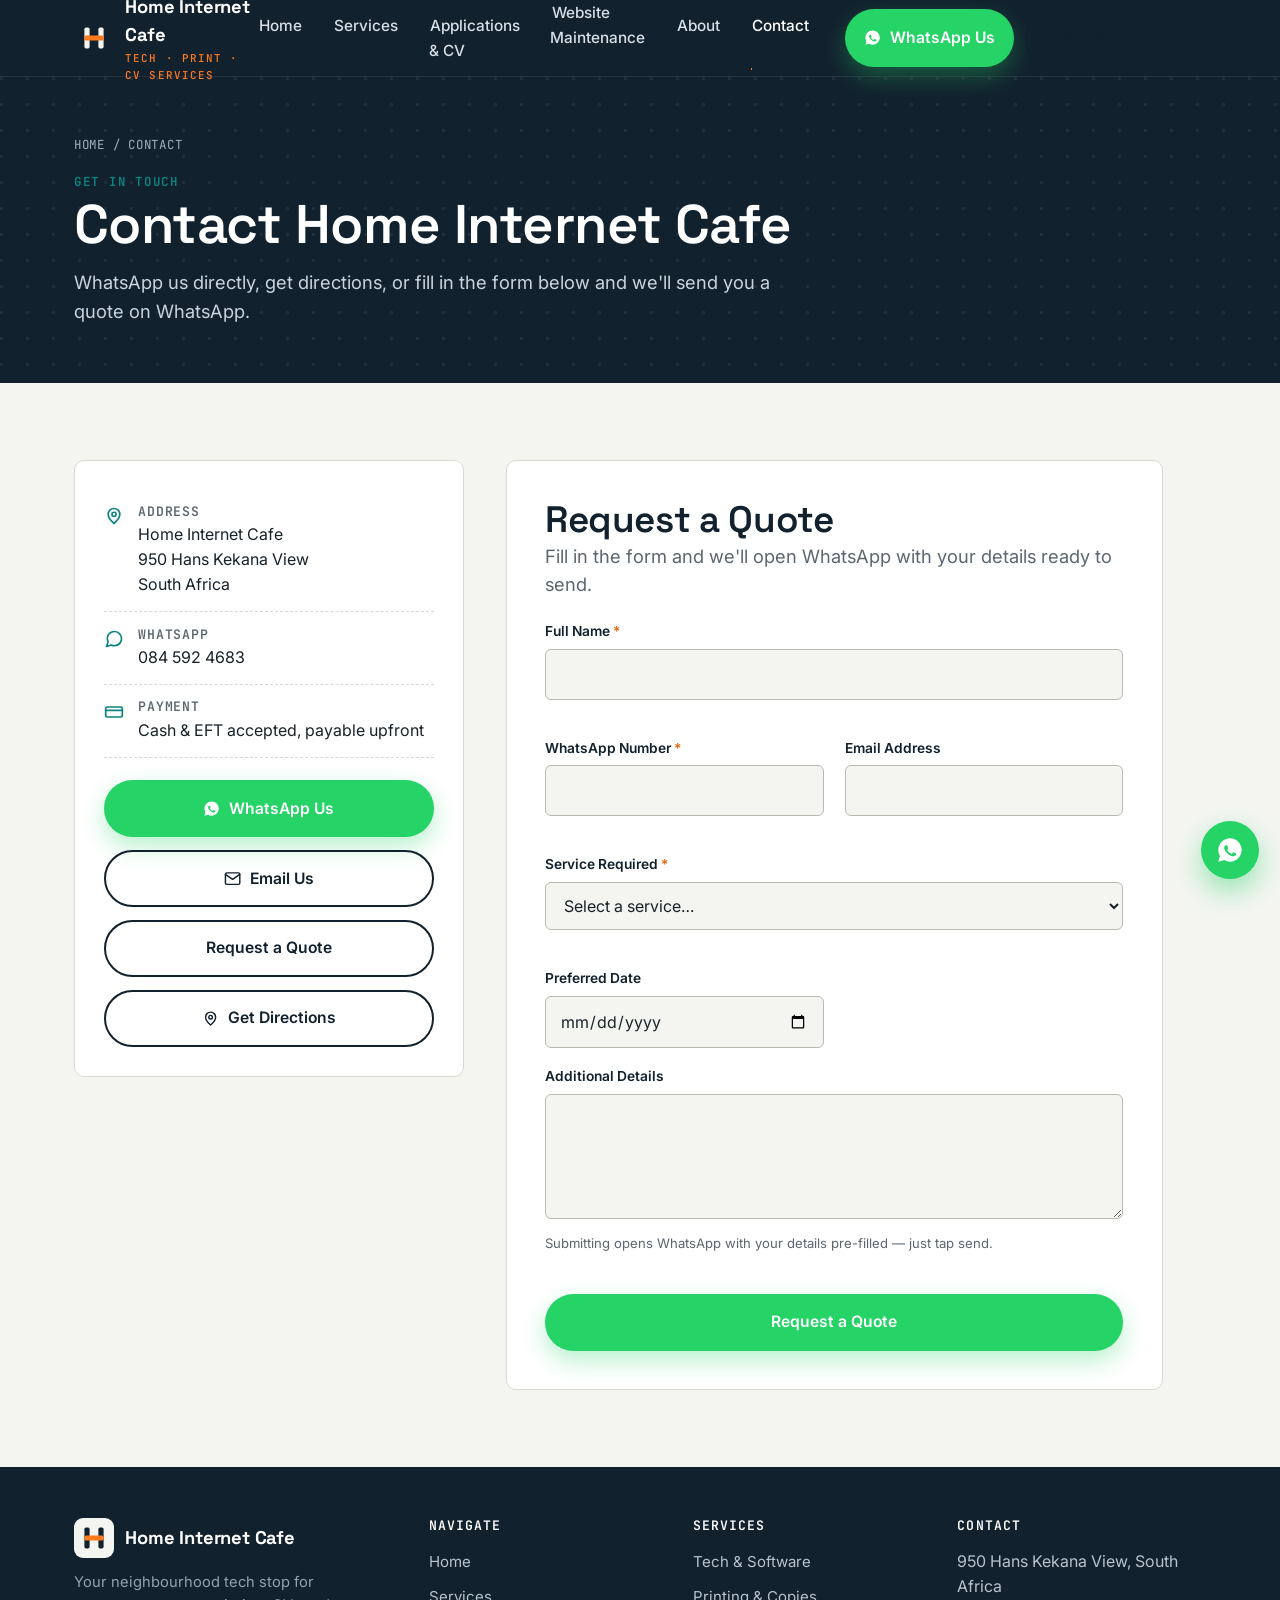
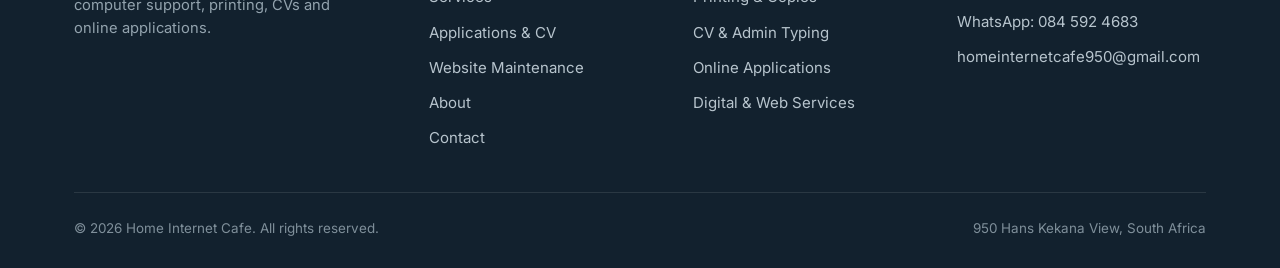
<file: contact.html>
<!DOCTYPE html>
<html lang="en-ZA">
<head>
<meta charset="UTF-8">
<meta name="viewport" content="width=device-width, initial-scale=1">
<title>Contact &amp; Request a Quote | Home Internet Cafe</title>
<meta name="description" content="Contact Home Internet Cafe at 950 Hans Kekana View. WhatsApp 084 592 4683, get directions, or request a quote for computer, printing or CV services.">
<meta name="robots" content="index, follow">
<link rel="canonical" href="https://homeinternetcafe.co.za/contact">
<link rel="icon" href="favicon.ico" sizes="any">
<link rel="apple-touch-icon" href="assets/icons/apple-touch-icon.png">
<link rel="manifest" href="manifest.json">
<meta name="theme-color" content="#12212e">

<meta property="og:title" content="Contact &amp; Request a Quote | Home Internet Cafe">
<meta property="og:description" content="WhatsApp us, get directions, or request a quote for computer, printing or CV services.">
<meta property="og:url" content="https://homeinternetcafe.co.za/contact">
<meta property="og:type" content="website">
<meta property="og:locale" content="en_ZA">
<meta name="twitter:card" content="summary">
<meta name="twitter:title" content="Contact &amp; Request a Quote | Home Internet Cafe">
<meta name="twitter:description" content="WhatsApp us, get directions, or request a quote for computer, printing or CV services.">

<link rel="preconnect" href="https://fonts.googleapis.com">
<link rel="preconnect" href="https://fonts.gstatic.com" crossorigin>
<link href="https://fonts.googleapis.com/css2?family=Space+Grotesk:wght@500;600;700&amp;family=Inter:wght@400;500;600&amp;family=JetBrains+Mono:wght@500;700&amp;display=swap" rel="stylesheet">

<link rel="stylesheet" href="style.css">
<link rel="stylesheet" href="responsive.css">
<link rel="stylesheet" href="animations.css">
</head>
<body>
<a class="skip-link" href="#main">Skip to main content</a>

<header class="site-header">
  <div class="container">
    <a href="index.html" class="brand" aria-label="Home Internet Cafe — home">
      <svg class="brand-mark" viewBox="0 0 40 40" fill="none" xmlns="http://www.w3.org/2000/svg" aria-hidden="true">
        <rect width="40" height="40" rx="9" fill="#12212E"/>
        <rect x="10.4" y="9.6" width="5.2" height="20.8" rx="1.6" fill="#F4F5F1"/>
        <rect x="24.4" y="9.6" width="5.2" height="20.8" rx="1.6" fill="#F4F5F1"/>
        <rect x="10.4" y="17.4" width="19.2" height="5.2" rx="1.6" fill="#FF7A1A"/>
      </svg>
      <span>Home Internet Cafe<small>Tech &middot; Print &middot; CV Services</small></span>
    </a>

    <nav class="nav-primary" id="nav-primary" aria-label="Primary">
            <ul class="nav-links" role="list">
        <li><a href="index.html">Home</a></li>
        <li><a href="services.html">Services</a></li>
        <li><a href="applications.html">Applications &amp; CV</a></li>
        <li><a href="maintenance.html">Website Maintenance</a></li>
        <li><a href="about.html">About</a></li>
        <li><a href="contact.html" aria-current="page">Contact</a></li>
      </ul>
      <div class="header-ctas">
        <a class="btn btn-whatsapp" data-wa-message="Hello Home Internet Cafe. I would like to request a quote for your services.">
          <svg viewBox="0 0 24 24" fill="currentColor" aria-hidden="true"><path d="M12 2C6.48 2 2 6.48 2 12c0 1.85.5 3.58 1.36 5.07L2 22l5.09-1.33A9.94 9.94 0 0 0 12 22c5.52 0 10-4.48 10-10S17.52 2 12 2zm5.2 14.13c-.22.6-1.28 1.18-1.76 1.22-.45.05-.9.24-3.02-.63-2.55-1.05-4.2-3.64-4.33-3.81-.13-.17-1.03-1.37-1.03-2.62 0-1.24.65-1.85.88-2.1.22-.24.5-.3.66-.3.17 0 .33 0 .48.01.15.01.36-.06.56.43.22.53.75 1.83.81 1.96.06.13.1.28.02.45-.08.17-.13.28-.25.43-.13.15-.27.34-.38.46-.13.13-.26.27-.11.53.15.26.65 1.07 1.4 1.74.96.86 1.77 1.13 2.03 1.26.26.13.41.11.56-.06.15-.18.63-.73.8-.98.17-.26.33-.21.56-.13.22.08 1.43.68 1.68.8.24.13.4.19.46.3.06.11.06.62-.16 1.22z"/></svg>
          WhatsApp Us
        </a>
        <a class="btn btn-outline" href="#quote-form">Request a Quote</a>
      </div>
    </nav>

    <button class="nav-toggle" type="button" aria-label="Open menu" aria-expanded="false" aria-controls="nav-primary">
      <svg viewBox="0 0 24 24" fill="none" stroke="currentColor" stroke-width="2" stroke-linecap="round" aria-hidden="true"><line x1="3" y1="6" x2="21" y2="6"/><line x1="3" y1="12" x2="21" y2="12"/><line x1="3" y1="18" x2="21" y2="18"/></svg>
    </button>
  </div>
</header>

<main id="main">

  <section class="page-hero">
    <div class="container">
      <p class="breadcrumb"><a href="index.html">Home</a> / Contact</p>
      <span class="eyebrow">Get In Touch</span>
      <h1>Contact Home Internet Cafe</h1>
      <p class="lede">WhatsApp us directly, get directions, or fill in the form below and we'll send you a quote on WhatsApp.</p>
    </div>
  </section>

  <section class="section">
    <div class="container">
      <div class="contact-grid">

        <div class="reveal">
          <div class="contact-info-card">
            <div class="contact-row">
              <svg viewBox="0 0 24 24" fill="none" stroke="currentColor" stroke-width="2" stroke-linecap="round" stroke-linejoin="round" aria-hidden="true"><path d="M12 21s-7-6.1-7-11a7 7 0 0 1 14 0c0 4.9-7 11-7 11z"/><circle cx="12" cy="10" r="2.5"/></svg>
              <div>
                <h4>Address</h4>
                <p>Home Internet Cafe<br>950 Hans Kekana View<br>South Africa</p>
              </div>
            </div>
            <div class="contact-row">
              <svg viewBox="0 0 24 24" fill="none" stroke="currentColor" stroke-width="2" stroke-linecap="round" stroke-linejoin="round" aria-hidden="true"><path d="M21 11.5a8.38 8.38 0 0 1-.9 3.8 8.5 8.5 0 0 1-7.6 4.7 8.38 8.38 0 0 1-3.8-.9L3 21l1.9-5.7a8.38 8.38 0 0 1-.9-3.8 8.5 8.5 0 0 1 4.7-7.6 8.38 8.38 0 0 1 3.8-.9h.5a8.48 8.48 0 0 1 8 8v.5z"/></svg>
              <div>
                <h4>WhatsApp</h4>
                <p>084 592 4683</p>
              </div>
            </div>
            <div class="contact-row">
              <svg viewBox="0 0 24 24" fill="none" stroke="currentColor" stroke-width="2" stroke-linecap="round" stroke-linejoin="round" aria-hidden="true"><rect x="2" y="6" width="20" height="12" rx="2"/><line x1="2" y1="10" x2="22" y2="10"/></svg>
              <div>
                <h4>Payment</h4>
                <p>Cash &amp; EFT accepted, payable upfront</p>
              </div>
            </div>

            <div class="contact-actions">
              <a class="btn btn-whatsapp btn-block" data-wa-message="Hello Home Internet Cafe. I would like to request a quote for your services.">
                <svg viewBox="0 0 24 24" fill="currentColor" aria-hidden="true"><path d="M12 2C6.48 2 2 6.48 2 12c0 1.85.5 3.58 1.36 5.07L2 22l5.09-1.33A9.94 9.94 0 0 0 12 22c5.52 0 10-4.48 10-10S17.52 2 12 2zm5.2 14.13c-.22.6-1.28 1.18-1.76 1.22-.45.05-.9.24-3.02-.63-2.55-1.05-4.2-3.64-4.33-3.81-.13-.17-1.03-1.37-1.03-2.62 0-1.24.65-1.85.88-2.1.22-.24.5-.3.66-.3.17 0 .33 0 .48.01.15.01.36-.06.56.43.22.53.75 1.83.81 1.96.06.13.1.28.02.45-.08.17-.13.28-.25.43-.13.15-.27.34-.38.46-.13.13-.26.27-.11.53.15.26.65 1.07 1.4 1.74.96.86 1.77 1.13 2.03 1.26.26.13.41.11.56-.06.15-.18.63-.73.8-.98.17-.26.33-.21.56-.13.22.08 1.43.68 1.68.8.24.13.4.19.46.3.06.11.06.62-.16 1.22z"/></svg>
                WhatsApp Us
              </a>
              <a class="btn btn-outline btn-block" href="mailto:homeinternetcafe950@gmail.com">
                <svg viewBox="0 0 24 24" fill="none" stroke="currentColor" stroke-width="2" stroke-linecap="round" stroke-linejoin="round" aria-hidden="true"><rect x="2" y="4" width="20" height="16" rx="2"/><polyline points="2 6 12 13 22 6"/></svg>
                Email Us
              </a>
              <a class="btn btn-outline btn-block" href="#quote-form">Request a Quote</a>
              <a class="btn btn-outline btn-block" href="https://www.google.com/maps/search/?api=1&amp;query=950+Hans+Kekana+View%2C+South+Africa" target="_blank" rel="noopener noreferrer">
                <svg viewBox="0 0 24 24" fill="none" stroke="currentColor" stroke-width="2" stroke-linecap="round" stroke-linejoin="round" aria-hidden="true"><path d="M12 21s-7-6.1-7-11a7 7 0 0 1 14 0c0 4.9-7 11-7 11z"/><circle cx="12" cy="10" r="2.5"/></svg>
                Get Directions
              </a>
            </div>
          </div>
        </div>

        <div class="reveal" data-delay="1">
          <div class="form-card">
            <h2>Request a Quote</h2>
            <p class="lede" style="margin-bottom:1.4rem;">Fill in the form and we'll open WhatsApp with your details ready to send.</p>

            <form id="quote-form" novalidate>
              <div class="form-grid">
                <div class="form-field full">
                  <label for="full-name">Full Name <span class="required">*</span></label>
                  <input type="text" id="full-name" name="full-name" autocomplete="name" required>
                  <span class="field-error" role="alert"></span>
                </div>

                <div class="form-field">
                  <label for="whatsapp-number">WhatsApp Number <span class="required">*</span></label>
                  <input type="tel" id="whatsapp-number" name="whatsapp-number" autocomplete="tel" required>
                  <span class="field-error" role="alert"></span>
                </div>

                <div class="form-field">
                  <label for="email-address">Email Address</label>
                  <input type="email" id="email-address" name="email-address" autocomplete="email">
                  <span class="field-error" role="alert"></span>
                </div>

                <div class="form-field full">
                  <label for="service-required">Service Required <span class="required">*</span></label>
                  <select id="service-required" name="service-required" required>
                    <option value="">Select a service…</option>
                    <option value="Diagnosis">Diagnosis</option>
                    <option value="Specific Troubleshooting">Specific Troubleshooting</option>
                    <option value="Windows Installation">Windows Installation</option>
                    <option value="Office Setup">Office Setup</option>
                    <option value="Full System Refresh">Full System Refresh</option>
                    <option value="B&W Document">B&amp;W Document</option>
                    <option value="A4 Colour Document">A4 Colour Document</option>
                    <option value="A4 Photo/Picture Print">A4 Photo/Picture Print</option>
                    <option value="A4 High-Quality Photo Print">A4 High-Quality Photo Print</option>
                    <option value="Scan">Scan</option>
                    <option value="New CV">New CV</option>
                    <option value="CV Update">CV Update</option>
                    <option value="Typing Letter - New Draft">Typing Letter — New Draft</option>
                    <option value="Typing Letter - Existing/Ready Letter">Typing Letter — Existing/Ready Letter</option>
                    <option value="Online Application">Online Application</option>
                    <option value="Emailing a Document">Emailing a Document</option>
                    <option value="Web Design (Landing Page)">Web Design (Landing Page)</option>
                    <option value="Starter Business Site">Starter Business Site (3-5 Pages)</option>
                    <option value="Full Professional Site">Full Professional Site (5-10 Pages)</option>
                    <option value="E-commerce/Custom Solution">E-commerce / Custom Solution</option>
                    <option value="Basic Website Care">Website Maintenance — Basic Website Care (R199/mo)</option>
                    <option value="Business Support">Website Maintenance — Business Support (R399/mo)</option>
                    <option value="Premium Support">Website Maintenance — Premium Support (R699/mo)</option>
                    <option value="Once-Off Support">Website Maintenance — Once-Off Support (R250/hr)</option>
                    <option value="Personal Portfolio Website">Personal Portfolio Website</option>
                    <option value="Other">Other</option>
                  </select>
                  <span class="field-error" role="alert"></span>
                </div>

                <div class="form-field">
                  <label for="preferred-date">Preferred Date</label>
                  <input type="date" id="preferred-date" name="preferred-date">
                </div>

                <div class="form-field full">
                  <label for="additional-details">Additional Details</label>
                  <textarea id="additional-details" name="additional-details" rows="4"></textarea>
                </div>
              </div>

              <p class="form-note">Submitting opens WhatsApp with your details pre-filled — just tap send.</p>
              <button type="submit" class="btn btn-whatsapp btn-block mt-lg">Request a Quote</button>
              <div class="form-status" role="status"></div>
            </form>
          </div>
        </div>

      </div>
    </div>
  </section>

</main>

<footer class="site-footer">
  <div class="container">
    <div class="footer-grid">
      <div class="footer-brand">
        <a href="index.html" class="brand">
          <svg class="brand-mark" viewBox="0 0 40 40" fill="none" xmlns="http://www.w3.org/2000/svg" aria-hidden="true">
            <rect width="40" height="40" rx="9" fill="#F4F5F1"/>
            <rect x="10.4" y="9.6" width="5.2" height="20.8" rx="1.6" fill="#12212E"/>
            <rect x="24.4" y="9.6" width="5.2" height="20.8" rx="1.6" fill="#12212E"/>
            <rect x="10.4" y="17.4" width="19.2" height="5.2" rx="1.6" fill="#FF7A1A"/>
          </svg>
          Home Internet Cafe
        </a>
        <p>Your neighbourhood tech stop for computer support, printing, CVs and online applications.</p>
      </div>
      <div class="footer-col">
        <h4>Navigate</h4>
        <ul role="list">
          <li><a href="index.html">Home</a></li>
          <li><a href="services.html">Services</a></li>
          <li><a href="applications.html">Applications &amp; CV</a></li>
          <li><a href="maintenance.html">Website Maintenance</a></li>
          <li><a href="about.html">About</a></li>
          <li><a href="contact.html">Contact</a></li>
        </ul>
      </div>
      <div class="footer-col">
        <h4>Services</h4>
        <ul role="list">
          <li><a href="services.html#tech-software">Tech &amp; Software</a></li>
          <li><a href="services.html#printing-copies">Printing &amp; Copies</a></li>
          <li><a href="services.html#admin-typing">CV &amp; Admin Typing</a></li>
          <li><a href="applications.html">Online Applications</a></li>
          <li><a href="services.html#web-design">Digital &amp; Web Services</a></li>
        </ul>
      </div>
      <div class="footer-col">
        <h4>Contact</h4>
        <ul role="list">
          <li>950 Hans Kekana View, South Africa</li>
          <li><a data-wa-message="Hello Home Internet Cafe. I would like to request a quote for your services.">WhatsApp: 084 592 4683</a></li>
          <li><a href="mailto:homeinternetcafe950@gmail.com">homeinternetcafe950@gmail.com</a></li>
        </ul>
      </div>
    </div>
    <div class="footer-bottom">
      <span>&copy; <span id="footer-year">2026</span> Home Internet Cafe. All rights reserved.</span>
      <span>950 Hans Kekana View, South Africa</span>
    </div>
  </div>
</footer>

<a class="whatsapp-float" data-wa-message="Hello Home Internet Cafe. I would like to request a quote for your services." aria-label="Chat with us on WhatsApp">
  <svg viewBox="0 0 24 24" fill="currentColor" aria-hidden="true"><path d="M12 2C6.48 2 2 6.48 2 12c0 1.85.5 3.58 1.36 5.07L2 22l5.09-1.33A9.94 9.94 0 0 0 12 22c5.52 0 10-4.48 10-10S17.52 2 12 2zm5.2 14.13c-.22.6-1.28 1.18-1.76 1.22-.45.05-.9.24-3.02-.63-2.55-1.05-4.2-3.64-4.33-3.81-.13-.17-1.03-1.37-1.03-2.62 0-1.24.65-1.85.88-2.1.22-.24.5-.3.66-.3.17 0 .33 0 .48.01.15.01.36-.06.56.43.22.53.75 1.83.81 1.96.06.13.1.28.02.45-.08.17-.13.28-.25.43-.13.15-.27.34-.38.46-.13.13-.26.27-.11.53.15.26.65 1.07 1.4 1.74.96.86 1.77 1.13 2.03 1.26.26.13.41.11.56-.06.15-.18.63-.73.8-.98.17-.26.33-.21.56-.13.22.08 1.43.68 1.68.8.24.13.4.19.46.3.06.11.06.62-.16 1.22z"/></svg>
</a>

<button class="back-to-top" type="button" aria-label="Back to top">
  <svg viewBox="0 0 24 24" fill="none" stroke="currentColor" stroke-width="2.2" stroke-linecap="round" stroke-linejoin="round" aria-hidden="true"><line x1="12" y1="19" x2="12" y2="5"/><polyline points="5 12 12 5 19 12"/></svg>
</button>

<script type="application/ld+json">
{
  "@context": "https://schema.org",
  "@type": "LocalBusiness",
  "name": "Home Internet Cafe",
  "telephone": "+27845924683",
  "address": {
    "@type": "PostalAddress",
    "streetAddress": "950 Hans Kekana View",
    "addressCountry": "ZA"
  },
  "url": "https://homeinternetcafe.co.za/contact"
}
</script>

<script src="navigation.js" defer></script>
<script src="whatsapp.js" defer></script>
<script src="quote.js" defer></script>
<script src="main.js" defer></script>
</body>
</html>
</file>
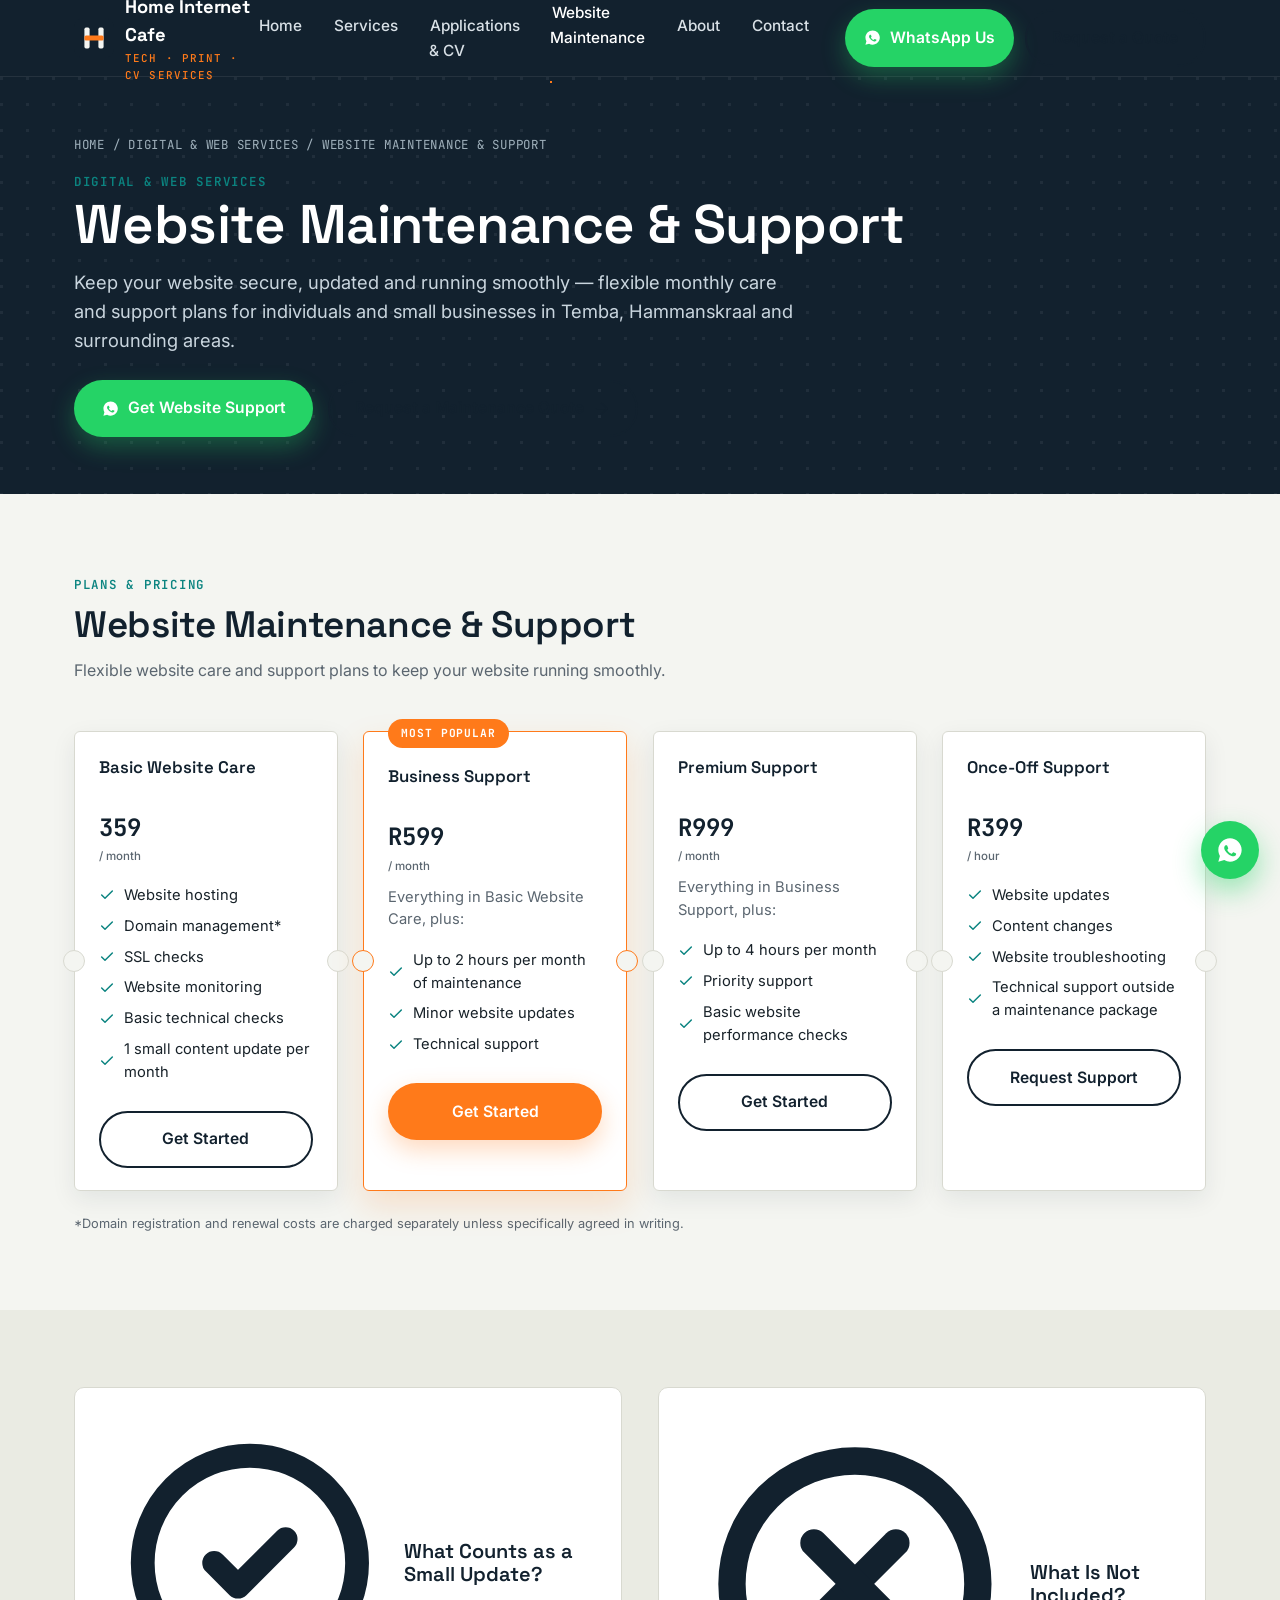
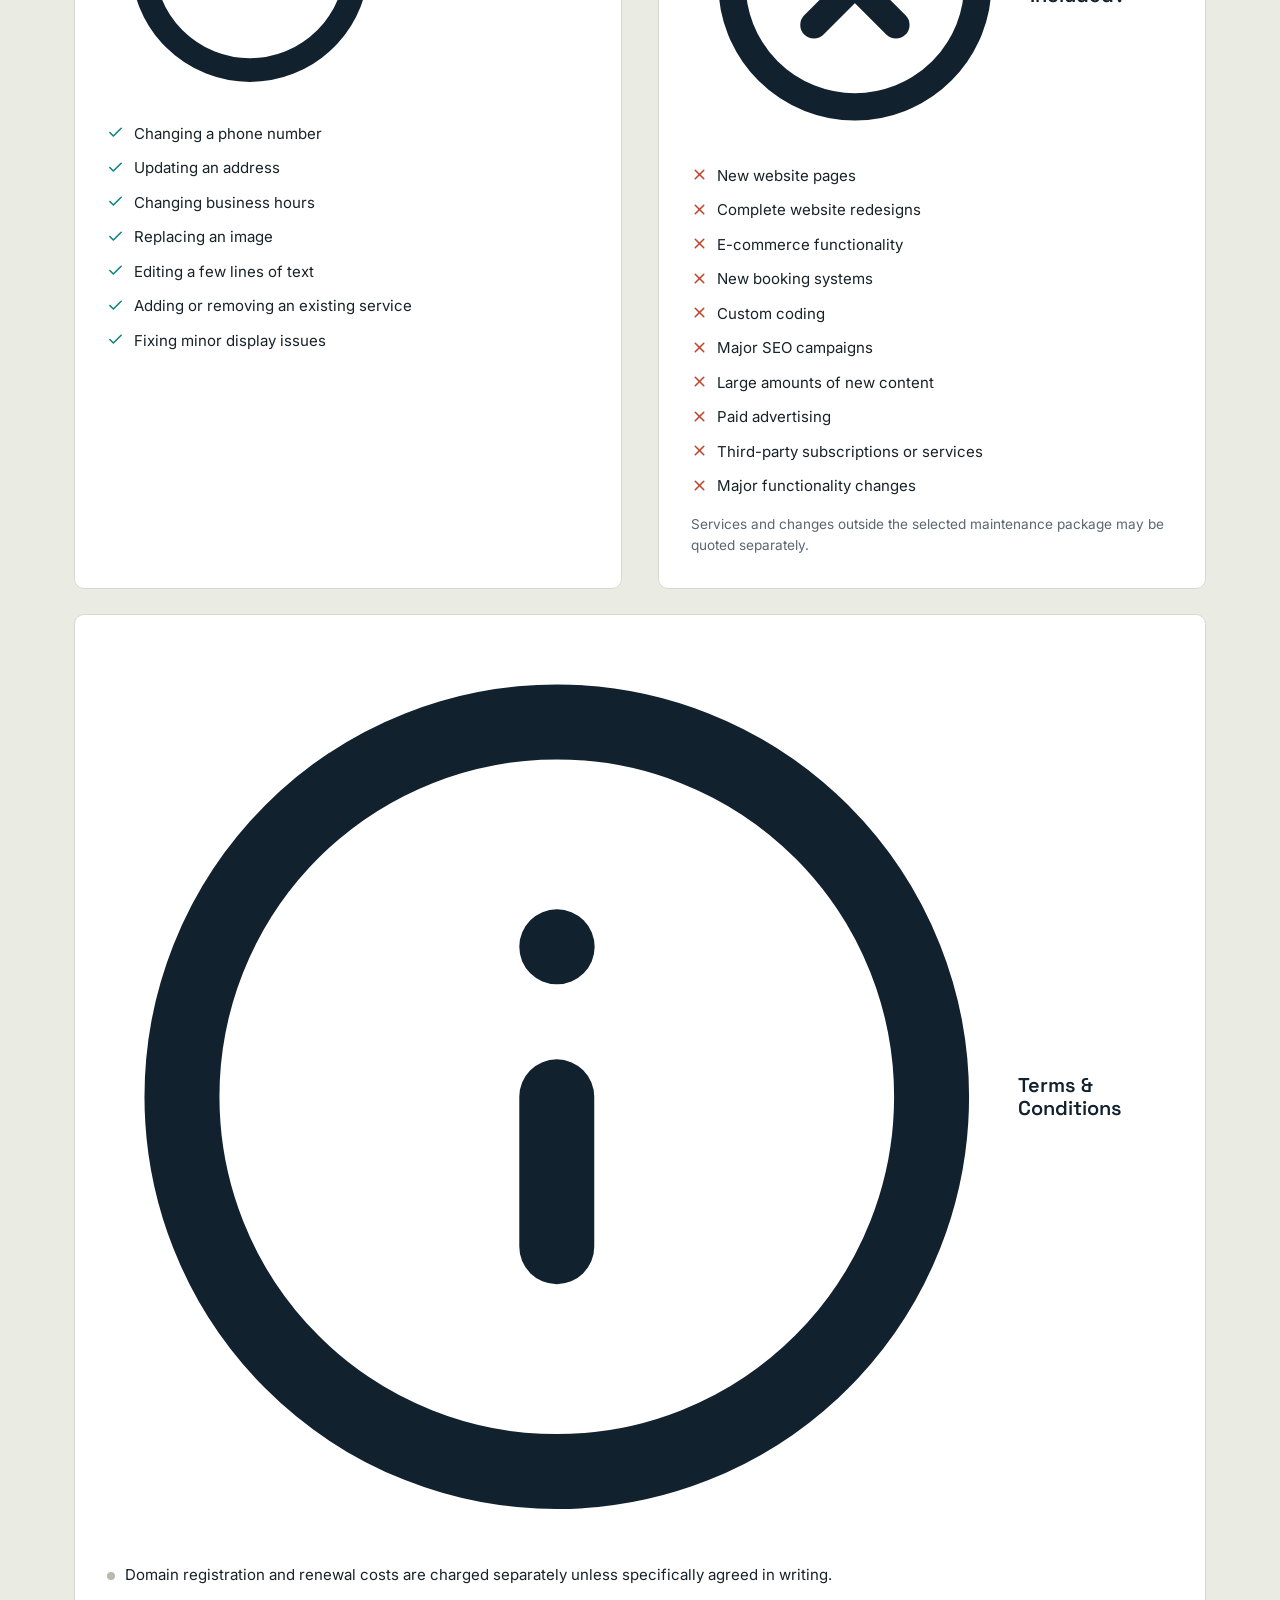
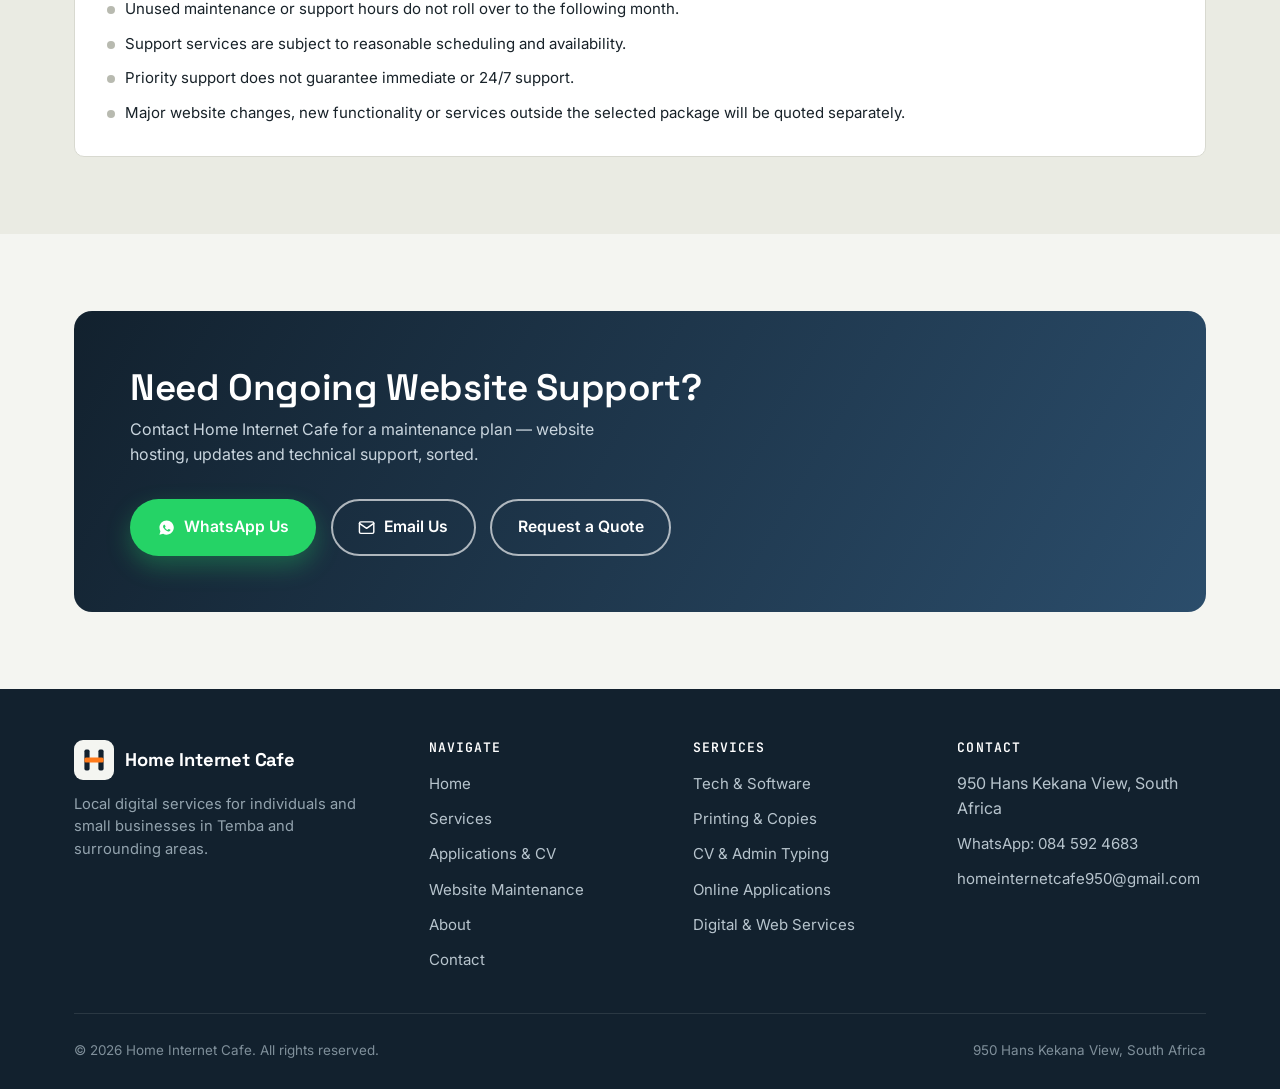
<file: maintenance.html>
<!DOCTYPE html>
<html lang="en-ZA">
<head>
<meta charset="UTF-8">
<meta name="viewport" content="width=device-width, initial-scale=1">
<title>Website Maintenance &amp; Support Plans | Home Internet Cafe</title>
<meta name="description" content="Website maintenance and support plans for individuals and small businesses in Temba, Hammanskraal and surrounding areas. Hosting, updates, technical support and more from R359/month.">
<meta name="robots" content="index, follow">
<link rel="canonical" href="https://homeinternetcafe.co.za/maintenance">
<link rel="icon" href="favicon.ico" sizes="any">
<link rel="apple-touch-icon" href="assets/icons/apple-touch-icon.png">
<link rel="manifest" href="manifest.json">
<meta name="theme-color" content="#12212e">

<meta property="og:title" content="Website Maintenance &amp; Support Plans | Home Internet Cafe">
<meta property="og:description" content="Flexible website care and support plans — hosting, updates and technical support from R359/month.">
<meta property="og:url" content="https://homeinternetcafe.co.za/maintenance">
<meta property="og:type" content="website">
<meta property="og:locale" content="en_ZA">
<meta name="twitter:card" content="summary">
<meta name="twitter:title" content="Website Maintenance &amp; Support Plans | Home Internet Cafe">
<meta name="twitter:description" content="Flexible website care and support plans — hosting, updates and technical support from R359/month.">

<link rel="preconnect" href="https://fonts.googleapis.com">
<link rel="preconnect" href="https://fonts.gstatic.com" crossorigin>
<link href="https://fonts.googleapis.com/css2?family=Space+Grotesk:wght@500;600;700&amp;family=Inter:wght@400;500;600&amp;family=JetBrains+Mono:wght@500;700&amp;display=swap" rel="stylesheet">

<link rel="stylesheet" href="style.css">
<link rel="stylesheet" href="responsive.css">
<link rel="stylesheet" href="animations.css">
</head>
<body>
<a class="skip-link" href="#main">Skip to main content</a>

<header class="site-header">
  <div class="container">
    <a href="index.html" class="brand" aria-label="Home Internet Cafe — home">
      <svg class="brand-mark" viewBox="0 0 40 40" fill="none" xmlns="http://www.w3.org/2000/svg" aria-hidden="true">
        <rect width="40" height="40" rx="9" fill="#12212E"/>
        <rect x="10.4" y="9.6" width="5.2" height="20.8" rx="1.6" fill="#F4F5F1"/>
        <rect x="24.4" y="9.6" width="5.2" height="20.8" rx="1.6" fill="#F4F5F1"/>
        <rect x="10.4" y="17.4" width="19.2" height="5.2" rx="1.6" fill="#FF7A1A"/>
      </svg>
      <span>Home Internet Cafe<small>Tech &middot; Print &middot; CV Services</small></span>
    </a>

    <nav class="nav-primary" id="nav-primary" aria-label="Primary">
            <ul class="nav-links" role="list">
        <li><a href="index.html">Home</a></li>
        <li><a href="services.html">Services</a></li>
        <li><a href="applications.html">Applications &amp; CV</a></li>
        <li><a href="maintenance.html" aria-current="page">Website Maintenance</a></li>
        <li><a href="about.html">About</a></li>
        <li><a href="contact.html">Contact</a></li>
      </ul>
      <div class="header-ctas">
        <a class="btn btn-whatsapp" data-wa-message="Hello Home Internet Cafe. I would like to ask about your Website Maintenance &amp; Support plans.">
          <svg viewBox="0 0 24 24" fill="currentColor" aria-hidden="true"><path d="M12 2C6.48 2 2 6.48 2 12c0 1.85.5 3.58 1.36 5.07L2 22l5.09-1.33A9.94 9.94 0 0 0 12 22c5.52 0 10-4.48 10-10S17.52 2 12 2zm5.2 14.13c-.22.6-1.28 1.18-1.76 1.22-.45.05-.9.24-3.02-.63-2.55-1.05-4.2-3.64-4.33-3.81-.13-.17-1.03-1.37-1.03-2.62 0-1.24.65-1.85.88-2.1.22-.24.5-.3.66-.3.17 0 .33 0 .48.01.15.01.36-.06.56.43.22.53.75 1.83.81 1.96.06.13.1.28.02.45-.08.17-.13.28-.25.43-.13.15-.27.34-.38.46-.13.13-.26.27-.11.53.15.26.65 1.07 1.4 1.74.96.86 1.77 1.13 2.03 1.26.26.13.41.11.56-.06.15-.18.63-.73.8-.98.17-.26.33-.21.56-.13.22.08 1.43.68 1.68.8.24.13.4.19.46.3.06.11.06.62-.16 1.22z"/></svg>
          WhatsApp Us
        </a>
        <a class="btn btn-outline" href="contact.html">Request a Quote</a>
      </div>
    </nav>

    <button class="nav-toggle" type="button" aria-label="Open menu" aria-expanded="false" aria-controls="nav-primary">
      <svg viewBox="0 0 24 24" fill="none" stroke="currentColor" stroke-width="2" stroke-linecap="round" aria-hidden="true"><line x1="3" y1="6" x2="21" y2="6"/><line x1="3" y1="12" x2="21" y2="12"/><line x1="3" y1="18" x2="21" y2="18"/></svg>
    </button>
  </div>
</header>

<main id="main">

  <section class="page-hero">
    <div class="container">
      <p class="breadcrumb"><a href="index.html">Home</a> / <a href="services.html#web-design">Digital &amp; Web Services</a> / Website Maintenance &amp; Support</p>
      <span class="eyebrow">Digital &amp; Web Services</span>
      <h1>Website Maintenance &amp; Support</h1>
      <p class="lede">Keep your website secure, updated and running smoothly — flexible monthly care and support plans for individuals and small businesses in Temba, Hammanskraal and surrounding areas.</p>
      <div class="hero-ctas" style="margin-top:1.6rem;">
        <a class="btn btn-whatsapp" data-wa-message="Hello Home Internet Cafe. I would like to get website support.">
          <svg viewBox="0 0 24 24" fill="currentColor" aria-hidden="true"><path d="M12 2C6.48 2 2 6.48 2 12c0 1.85.5 3.58 1.36 5.07L2 22l5.09-1.33A9.94 9.94 0 0 0 12 22c5.52 0 10-4.48 10-10S17.52 2 12 2zm5.2 14.13c-.22.6-1.28 1.18-1.76 1.22-.45.05-.9.24-3.02-.63-2.55-1.05-4.2-3.64-4.33-3.81-.13-.17-1.03-1.37-1.03-2.62 0-1.24.65-1.85.88-2.1.22-.24.5-.3.66-.3.17 0 .33 0 .48.01.15.01.36-.06.56.43.22.53.75 1.83.81 1.96.06.13.1.28.02.45-.08.17-.13.28-.25.43-.13.15-.27.34-.38.46-.13.13-.26.27-.11.53.15.26.65 1.07 1.4 1.74.96.86 1.77 1.13 2.03 1.26.26.13.41.11.56-.06.15-.18.63-.73.8-.98.17-.26.33-.21.56-.13.22.08 1.43.68 1.68.8.24.13.4.19.46.3.06.11.06.62-.16 1.22z"/></svg>
          Get Website Support
        </a>
        <a class="btn btn-outline" href="#maintenance-plans">
          Request a Maintenance Quote
          <svg viewBox="0 0 24 24" fill="none" stroke="currentColor" stroke-width="2" stroke-linecap="round" stroke-linejoin="round" aria-hidden="true"><line x1="5" y1="12" x2="19" y2="12"/><polyline points="12 5 19 12 12 19"/></svg>
        </a>
      </div>
    </div>
  </section>

  <!-- MAINTENANCE PLANS -->
  <section class="section" id="maintenance-plans" aria-labelledby="maintenance-heading">
    <div class="container">
      <div class="section-head reveal">
        <span class="eyebrow">Plans &amp; Pricing</span>
        <h2 id="maintenance-heading">Website Maintenance &amp; Support</h2>
        <p>Flexible website care and support plans to keep your website running smoothly.</p>
      </div>

      <div class="ticket-grid">
        <div class="ticket reveal">
          <h3>Basic Website Care</h3>
          <div class="ticket-price-row"><span class="ticket-price">359<span class="price-note">/ month</span></span></div>
          <ul class="combo-includes" role="list">
            <li>
              <svg viewBox="0 0 24 24" fill="none" stroke="currentColor" stroke-width="2.2" stroke-linecap="round" stroke-linejoin="round" aria-hidden="true"><polyline points="20 6 9 17 4 12"/></svg>
              Website hosting
            </li>
            <li>
              <svg viewBox="0 0 24 24" fill="none" stroke="currentColor" stroke-width="2.2" stroke-linecap="round" stroke-linejoin="round" aria-hidden="true"><polyline points="20 6 9 17 4 12"/></svg>
              Domain management*
            </li>
            <li>
              <svg viewBox="0 0 24 24" fill="none" stroke="currentColor" stroke-width="2.2" stroke-linecap="round" stroke-linejoin="round" aria-hidden="true"><polyline points="20 6 9 17 4 12"/></svg>
              SSL checks
            </li>
            <li>
              <svg viewBox="0 0 24 24" fill="none" stroke="currentColor" stroke-width="2.2" stroke-linecap="round" stroke-linejoin="round" aria-hidden="true"><polyline points="20 6 9 17 4 12"/></svg>
              Website monitoring
            </li>
            <li>
              <svg viewBox="0 0 24 24" fill="none" stroke="currentColor" stroke-width="2.2" stroke-linecap="round" stroke-linejoin="round" aria-hidden="true"><polyline points="20 6 9 17 4 12"/></svg>
              Basic technical checks
            </li>
            <li>
              <svg viewBox="0 0 24 24" fill="none" stroke="currentColor" stroke-width="2.2" stroke-linecap="round" stroke-linejoin="round" aria-hidden="true"><polyline points="20 6 9 17 4 12"/></svg>
              1 small content update per month
            </li>
          </ul>
          <a class="btn btn-outline btn-block" data-service-name="Basic Website Care (R359/month)">Get Started</a>
        </div>

        <div class="ticket ticket-highlight reveal">
          <span class="ticket-tag">Most Popular</span>
          <h3 style="margin-top:0.6rem;">Business Support</h3>
          <div class="ticket-price-row"><span class="ticket-price">R599<span class="price-note">/ month</span></span></div>
          <p class="ticket-desc" style="margin:-0.3rem 0 0;">Everything in Basic Website Care, plus:</p>
          <ul class="combo-includes" role="list">
            <li>
              <svg viewBox="0 0 24 24" fill="none" stroke="currentColor" stroke-width="2.2" stroke-linecap="round" stroke-linejoin="round" aria-hidden="true"><polyline points="20 6 9 17 4 12"/></svg>
              Up to 2 hours per month of maintenance
            </li>
            <li>
              <svg viewBox="0 0 24 24" fill="none" stroke="currentColor" stroke-width="2.2" stroke-linecap="round" stroke-linejoin="round" aria-hidden="true"><polyline points="20 6 9 17 4 12"/></svg>
              Minor website updates
            </li>
            <li>
              <svg viewBox="0 0 24 24" fill="none" stroke="currentColor" stroke-width="2.2" stroke-linecap="round" stroke-linejoin="round" aria-hidden="true"><polyline points="20 6 9 17 4 12"/></svg>
              Technical support
            </li>
          </ul>
          <a class="btn btn-accent btn-block" data-service-name="Business Support (R599/month)">Get Started</a>
        </div>

        <div class="ticket reveal">
          <h3>Premium Support</h3>
          <div class="ticket-price-row"><span class="ticket-price">R999<span class="price-note">/ month</span></span></div>
          <p class="ticket-desc" style="margin:-0.3rem 0 0;">Everything in Business Support, plus:</p>
          <ul class="combo-includes" role="list">
            <li>
              <svg viewBox="0 0 24 24" fill="none" stroke="currentColor" stroke-width="2.2" stroke-linecap="round" stroke-linejoin="round" aria-hidden="true"><polyline points="20 6 9 17 4 12"/></svg>
              Up to 4 hours per month
            </li>
            <li>
              <svg viewBox="0 0 24 24" fill="none" stroke="currentColor" stroke-width="2.2" stroke-linecap="round" stroke-linejoin="round" aria-hidden="true"><polyline points="20 6 9 17 4 12"/></svg>
              Priority support
            </li>
            <li>
              <svg viewBox="0 0 24 24" fill="none" stroke="currentColor" stroke-width="2.2" stroke-linecap="round" stroke-linejoin="round" aria-hidden="true"><polyline points="20 6 9 17 4 12"/></svg>
              Basic website performance checks
            </li>
          </ul>
          <a class="btn btn-outline btn-block" data-service-name="Premium Support (R999/month)">Get Started</a>
        </div>

        <div class="ticket reveal">
          <h3>Once-Off Support</h3>
          <div class="ticket-price-row"><span class="ticket-price">R399<span class="price-note">/ hour</span></span></div>
          <ul class="combo-includes" role="list">
            <li>
              <svg viewBox="0 0 24 24" fill="none" stroke="currentColor" stroke-width="2.2" stroke-linecap="round" stroke-linejoin="round" aria-hidden="true"><polyline points="20 6 9 17 4 12"/></svg>
              Website updates
            </li>
            <li>
              <svg viewBox="0 0 24 24" fill="none" stroke="currentColor" stroke-width="2.2" stroke-linecap="round" stroke-linejoin="round" aria-hidden="true"><polyline points="20 6 9 17 4 12"/></svg>
              Content changes
            </li>
            <li>
              <svg viewBox="0 0 24 24" fill="none" stroke="currentColor" stroke-width="2.2" stroke-linecap="round" stroke-linejoin="round" aria-hidden="true"><polyline points="20 6 9 17 4 12"/></svg>
              Website troubleshooting
            </li>
            <li>
              <svg viewBox="0 0 24 24" fill="none" stroke="currentColor" stroke-width="2.2" stroke-linecap="round" stroke-linejoin="round" aria-hidden="true"><polyline points="20 6 9 17 4 12"/></svg>
              Technical support outside a maintenance package
            </li>
          </ul>
          <a class="btn btn-outline btn-block" data-service-name="Once-Off Support (R399/hour)">Request Support</a>
        </div>
      </div>

      <p style="font-size:0.8rem; color:var(--muted); margin-top:1.4rem;">*Domain registration and renewal costs are charged separately unless specifically agreed in writing.</p>
    </div>
  </section>

  <!-- WHAT'S INCLUDED / NOT INCLUDED -->
  <section class="section section--alt" aria-labelledby="maintenance-terms-heading">
    <div class="container">
      <h2 id="maintenance-terms-heading" class="visually-hidden">Maintenance plan terms</h2>
      <div class="split-panel">
        <div class="panel-card reveal">
          <h3>
            <svg viewBox="0 0 24 24" fill="none" stroke="currentColor" stroke-width="2" stroke-linecap="round" stroke-linejoin="round" aria-hidden="true"><circle cx="12" cy="12" r="9"/><polyline points="9 12 11 14 15 10"/></svg>
            What Counts as a Small Update?
          </h3>
          <ul role="list">
            <li>
              <svg viewBox="0 0 24 24" fill="none" stroke="currentColor" stroke-width="2.2" stroke-linecap="round" stroke-linejoin="round" aria-hidden="true" style="color:var(--teal-dark); flex-shrink:0;"><polyline points="20 6 9 17 4 12"/></svg>
              Changing a phone number
            </li>
            <li>
              <svg viewBox="0 0 24 24" fill="none" stroke="currentColor" stroke-width="2.2" stroke-linecap="round" stroke-linejoin="round" aria-hidden="true" style="color:var(--teal-dark); flex-shrink:0;"><polyline points="20 6 9 17 4 12"/></svg>
              Updating an address
            </li>
            <li>
              <svg viewBox="0 0 24 24" fill="none" stroke="currentColor" stroke-width="2.2" stroke-linecap="round" stroke-linejoin="round" aria-hidden="true" style="color:var(--teal-dark); flex-shrink:0;"><polyline points="20 6 9 17 4 12"/></svg>
              Changing business hours
            </li>
            <li>
              <svg viewBox="0 0 24 24" fill="none" stroke="currentColor" stroke-width="2.2" stroke-linecap="round" stroke-linejoin="round" aria-hidden="true" style="color:var(--teal-dark); flex-shrink:0;"><polyline points="20 6 9 17 4 12"/></svg>
              Replacing an image
            </li>
            <li>
              <svg viewBox="0 0 24 24" fill="none" stroke="currentColor" stroke-width="2.2" stroke-linecap="round" stroke-linejoin="round" aria-hidden="true" style="color:var(--teal-dark); flex-shrink:0;"><polyline points="20 6 9 17 4 12"/></svg>
              Editing a few lines of text
            </li>
            <li>
              <svg viewBox="0 0 24 24" fill="none" stroke="currentColor" stroke-width="2.2" stroke-linecap="round" stroke-linejoin="round" aria-hidden="true" style="color:var(--teal-dark); flex-shrink:0;"><polyline points="20 6 9 17 4 12"/></svg>
              Adding or removing an existing service
            </li>
            <li>
              <svg viewBox="0 0 24 24" fill="none" stroke="currentColor" stroke-width="2.2" stroke-linecap="round" stroke-linejoin="round" aria-hidden="true" style="color:var(--teal-dark); flex-shrink:0;"><polyline points="20 6 9 17 4 12"/></svg>
              Fixing minor display issues
            </li>
          </ul>
        </div>

        <div class="panel-card reveal" data-delay="1">
          <h3>
            <svg viewBox="0 0 24 24" fill="none" stroke="currentColor" stroke-width="2" stroke-linecap="round" stroke-linejoin="round" aria-hidden="true"><circle cx="12" cy="12" r="9"/><line x1="15" y1="9" x2="9" y2="15"/><line x1="9" y1="9" x2="15" y2="15"/></svg>
            What Is Not Included?
          </h3>
          <ul role="list">
            <li><svg viewBox="0 0 24 24" fill="none" stroke="currentColor" stroke-width="2.2" stroke-linecap="round" stroke-linejoin="round" aria-hidden="true" style="color:var(--danger); flex-shrink:0;"><line x1="18" y1="6" x2="6" y2="18"/><line x1="6" y1="6" x2="18" y2="18"/></svg>New website pages</li>
            <li><svg viewBox="0 0 24 24" fill="none" stroke="currentColor" stroke-width="2.2" stroke-linecap="round" stroke-linejoin="round" aria-hidden="true" style="color:var(--danger); flex-shrink:0;"><line x1="18" y1="6" x2="6" y2="18"/><line x1="6" y1="6" x2="18" y2="18"/></svg>Complete website redesigns</li>
            <li><svg viewBox="0 0 24 24" fill="none" stroke="currentColor" stroke-width="2.2" stroke-linecap="round" stroke-linejoin="round" aria-hidden="true" style="color:var(--danger); flex-shrink:0;"><line x1="18" y1="6" x2="6" y2="18"/><line x1="6" y1="6" x2="18" y2="18"/></svg>E-commerce functionality</li>
            <li><svg viewBox="0 0 24 24" fill="none" stroke="currentColor" stroke-width="2.2" stroke-linecap="round" stroke-linejoin="round" aria-hidden="true" style="color:var(--danger); flex-shrink:0;"><line x1="18" y1="6" x2="6" y2="18"/><line x1="6" y1="6" x2="18" y2="18"/></svg>New booking systems</li>
            <li><svg viewBox="0 0 24 24" fill="none" stroke="currentColor" stroke-width="2.2" stroke-linecap="round" stroke-linejoin="round" aria-hidden="true" style="color:var(--danger); flex-shrink:0;"><line x1="18" y1="6" x2="6" y2="18"/><line x1="6" y1="6" x2="18" y2="18"/></svg>Custom coding</li>
            <li><svg viewBox="0 0 24 24" fill="none" stroke="currentColor" stroke-width="2.2" stroke-linecap="round" stroke-linejoin="round" aria-hidden="true" style="color:var(--danger); flex-shrink:0;"><line x1="18" y1="6" x2="6" y2="18"/><line x1="6" y1="6" x2="18" y2="18"/></svg>Major SEO campaigns</li>
            <li><svg viewBox="0 0 24 24" fill="none" stroke="currentColor" stroke-width="2.2" stroke-linecap="round" stroke-linejoin="round" aria-hidden="true" style="color:var(--danger); flex-shrink:0;"><line x1="18" y1="6" x2="6" y2="18"/><line x1="6" y1="6" x2="18" y2="18"/></svg>Large amounts of new content</li>
            <li><svg viewBox="0 0 24 24" fill="none" stroke="currentColor" stroke-width="2.2" stroke-linecap="round" stroke-linejoin="round" aria-hidden="true" style="color:var(--danger); flex-shrink:0;"><line x1="18" y1="6" x2="6" y2="18"/><line x1="6" y1="6" x2="18" y2="18"/></svg>Paid advertising</li>
            <li><svg viewBox="0 0 24 24" fill="none" stroke="currentColor" stroke-width="2.2" stroke-linecap="round" stroke-linejoin="round" aria-hidden="true" style="color:var(--danger); flex-shrink:0;"><line x1="18" y1="6" x2="6" y2="18"/><line x1="6" y1="6" x2="18" y2="18"/></svg>Third-party subscriptions or services</li>
            <li><svg viewBox="0 0 24 24" fill="none" stroke="currentColor" stroke-width="2.2" stroke-linecap="round" stroke-linejoin="round" aria-hidden="true" style="color:var(--danger); flex-shrink:0;"><line x1="18" y1="6" x2="6" y2="18"/><line x1="6" y1="6" x2="18" y2="18"/></svg>Major functionality changes</li>
          </ul>
          <p style="margin-top:1rem; font-size:0.85rem; color:var(--muted);">Services and changes outside the selected maintenance package may be quoted separately.</p>
        </div>
      </div>

      <div class="panel-card reveal" style="margin-top:1.6rem;">
        <h3>
          <svg viewBox="0 0 24 24" fill="none" stroke="currentColor" stroke-width="2" stroke-linecap="round" stroke-linejoin="round" aria-hidden="true"><circle cx="12" cy="12" r="10"/><line x1="12" y1="16" x2="12" y2="12"/><line x1="12" y1="8" x2="12.01" y2="8"/></svg>
          Terms &amp; Conditions
        </h3>
        <ul role="list" style="margin-top:1rem;">
          <li><svg viewBox="0 0 24 24" fill="currentColor" aria-hidden="true" style="color:var(--line-strong); width:8px; height:8px; flex-shrink:0; margin-top:0.55rem;"><circle cx="12" cy="12" r="12"/></svg>Domain registration and renewal costs are charged separately unless specifically agreed in writing.</li>
          <li><svg viewBox="0 0 24 24" fill="currentColor" aria-hidden="true" style="color:var(--line-strong); width:8px; height:8px; flex-shrink:0; margin-top:0.55rem;"><circle cx="12" cy="12" r="12"/></svg>Unused maintenance or support hours do not roll over to the following month.</li>
          <li><svg viewBox="0 0 24 24" fill="currentColor" aria-hidden="true" style="color:var(--line-strong); width:8px; height:8px; flex-shrink:0; margin-top:0.55rem;"><circle cx="12" cy="12" r="12"/></svg>Support services are subject to reasonable scheduling and availability.</li>
          <li><svg viewBox="0 0 24 24" fill="currentColor" aria-hidden="true" style="color:var(--line-strong); width:8px; height:8px; flex-shrink:0; margin-top:0.55rem;"><circle cx="12" cy="12" r="12"/></svg>Priority support does not guarantee immediate or 24/7 support.</li>
          <li><svg viewBox="0 0 24 24" fill="currentColor" aria-hidden="true" style="color:var(--line-strong); width:8px; height:8px; flex-shrink:0; margin-top:0.55rem;"><circle cx="12" cy="12" r="12"/></svg>Major website changes, new functionality or services outside the selected package will be quoted separately.</li>
        </ul>
      </div>
    </div>
  </section>

  <!-- MAINTENANCE CTA -->
  <section class="section">
    <div class="container">
      <div class="cta-band reveal">
        <div>
          <h2>Need Ongoing Website Support?</h2>
          <p>Contact Home Internet Cafe for a maintenance plan — website hosting, updates and technical support, sorted.</p>
        </div>
        <div class="cta-band-ctas">
          <a class="btn btn-whatsapp" data-wa-message="Hello Home Internet Cafe. I would like to ask about your Website Maintenance &amp; Support plans.">
            <svg viewBox="0 0 24 24" fill="currentColor" aria-hidden="true"><path d="M12 2C6.48 2 2 6.48 2 12c0 1.85.5 3.58 1.36 5.07L2 22l5.09-1.33A9.94 9.94 0 0 0 12 22c5.52 0 10-4.48 10-10S17.52 2 12 2zm5.2 14.13c-.22.6-1.28 1.18-1.76 1.22-.45.05-.9.24-3.02-.63-2.55-1.05-4.2-3.64-4.33-3.81-.13-.17-1.03-1.37-1.03-2.62 0-1.24.65-1.85.88-2.1.22-.24.5-.3.66-.3.17 0 .33 0 .48.01.15.01.36-.06.56.43.22.53.75 1.83.81 1.96.06.13.1.28.02.45-.08.17-.13.28-.25.43-.13.15-.27.34-.38.46-.13.13-.26.27-.11.53.15.26.65 1.07 1.4 1.74.96.86 1.77 1.13 2.03 1.26.26.13.41.11.56-.06.15-.18.63-.73.8-.98.17-.26.33-.21.56-.13.22.08 1.43.68 1.68.8.24.13.4.19.46.3.06.11.06.62-.16 1.22z"/></svg>
            WhatsApp Us
          </a>
          <a class="btn btn-outline" href="mailto:homeinternetcafe950@gmail.com">
            <svg viewBox="0 0 24 24" fill="none" stroke="currentColor" stroke-width="2" stroke-linecap="round" stroke-linejoin="round" aria-hidden="true"><rect x="2" y="4" width="20" height="16" rx="2"/><polyline points="2 6 12 13 22 6"/></svg>
            Email Us
          </a>
          <a class="btn btn-outline" href="contact.html">Request a Quote</a>
        </div>
      </div>
    </div>
  </section>

</main>

<footer class="site-footer">
  <div class="container">
    <div class="footer-grid">
      <div class="footer-brand">
        <a href="index.html" class="brand">
          <svg class="brand-mark" viewBox="0 0 40 40" fill="none" xmlns="http://www.w3.org/2000/svg" aria-hidden="true">
            <rect width="40" height="40" rx="9" fill="#F4F5F1"/>
            <rect x="10.4" y="9.6" width="5.2" height="20.8" rx="1.6" fill="#12212E"/>
            <rect x="24.4" y="9.6" width="5.2" height="20.8" rx="1.6" fill="#12212E"/>
            <rect x="10.4" y="17.4" width="19.2" height="5.2" rx="1.6" fill="#FF7A1A"/>
          </svg>
          Home Internet Cafe
        </a>
        <p>Local digital services for individuals and small businesses in Temba and surrounding areas.</p>
      </div>
      <div class="footer-col">
        <h4>Navigate</h4>
        <ul role="list">
          <li><a href="index.html">Home</a></li>
          <li><a href="services.html">Services</a></li>
          <li><a href="applications.html">Applications &amp; CV</a></li>
          <li><a href="maintenance.html">Website Maintenance</a></li>
          <li><a href="about.html">About</a></li>
          <li><a href="contact.html">Contact</a></li>
        </ul>
      </div>
      <div class="footer-col">
        <h4>Services</h4>
        <ul role="list">
          <li><a href="services.html#tech-software">Tech &amp; Software</a></li>
          <li><a href="services.html#printing-copies">Printing &amp; Copies</a></li>
          <li><a href="services.html#admin-typing">CV &amp; Admin Typing</a></li>
          <li><a href="applications.html">Online Applications</a></li>
          <li><a href="services.html#web-design">Digital &amp; Web Services</a></li>
        </ul>
      </div>
      <div class="footer-col">
        <h4>Contact</h4>
        <ul role="list">
          <li>950 Hans Kekana View, South Africa</li>
          <li><a data-wa-message="Hello Home Internet Cafe. I would like to ask about your Website Maintenance &amp; Support plans.">WhatsApp: 084 592 4683</a></li>
          <li><a href="mailto:homeinternetcafe950@gmail.com">homeinternetcafe950@gmail.com</a></li>
        </ul>
      </div>
    </div>
    <div class="footer-bottom">
      <span>&copy; <span id="footer-year">2026</span> Home Internet Cafe. All rights reserved.</span>
      <span>950 Hans Kekana View, South Africa</span>
    </div>
  </div>
</footer>

<a class="whatsapp-float" data-wa-message="Hello Home Internet Cafe. I would like to ask about your Website Maintenance &amp; Support plans." aria-label="Chat with us on WhatsApp">
  <svg viewBox="0 0 24 24" fill="currentColor" aria-hidden="true"><path d="M12 2C6.48 2 2 6.48 2 12c0 1.85.5 3.58 1.36 5.07L2 22l5.09-1.33A9.94 9.94 0 0 0 12 22c5.52 0 10-4.48 10-10S17.52 2 12 2zm5.2 14.13c-.22.6-1.28 1.18-1.76 1.22-.45.05-.9.24-3.02-.63-2.55-1.05-4.2-3.64-4.33-3.81-.13-.17-1.03-1.37-1.03-2.62 0-1.24.65-1.85.88-2.1.22-.24.5-.3.66-.3.17 0 .33 0 .48.01.15.01.36-.06.56.43.22.53.75 1.83.81 1.96.06.13.1.28.02.45-.08.17-.13.28-.25.43-.13.15-.27.34-.38.46-.13.13-.26.27-.11.53.15.26.65 1.07 1.4 1.74.96.86 1.77 1.13 2.03 1.26.26.13.41.11.56-.06.15-.18.63-.73.8-.98.17-.26.33-.21.56-.13.22.08 1.43.68 1.68.8.24.13.4.19.46.3.06.11.06.62-.16 1.22z"/></svg>
</a>

<button class="back-to-top" type="button" aria-label="Back to top">
  <svg viewBox="0 0 24 24" fill="none" stroke="currentColor" stroke-width="2.2" stroke-linecap="round" stroke-linejoin="round" aria-hidden="true"><line x1="12" y1="19" x2="12" y2="5"/><polyline points="5 12 12 5 19 12"/></svg>
</button>

<script type="application/ld+json">
{
  "@context": "https://schema.org",
  "@type": "Service",
  "serviceType": "Website maintenance and technical support",
  "provider": {
    "@type": "LocalBusiness",
    "name": "Home Internet Cafe",
    "telephone": "+27845924683",
    "email": "homeinternetcafe950@gmail.com",
    "address": {
      "@type": "PostalAddress",
      "streetAddress": "950 Hans Kekana View",
      "addressCountry": "ZA"
    }
  },
  "areaServed": ["Temba", "Hammanskraal"],
  "hasOfferCatalog": {
    "@type": "OfferCatalog",
    "name": "Website Maintenance & Support Plans",
    "itemListElement": [
      { "@type": "Offer", "name": "Basic Website Care (per month)", "priceCurrency": "ZAR", "price": "359" },
      { "@type": "Offer", "name": "Business Support (per month)", "priceCurrency": "ZAR", "price": "599" },
      { "@type": "Offer", "name": "Premium Support (per month)", "priceCurrency": "ZAR", "price": "999" },
      { "@type": "Offer", "name": "Once-Off Support (per hour)", "priceCurrency": "ZAR", "price": "399" }
    ]
  }
}
</script>

<script src="navigation.js" defer></script>
<script src="whatsapp.js" defer></script>
<script src="main.js" defer></script>
</body>
</html>
</file>
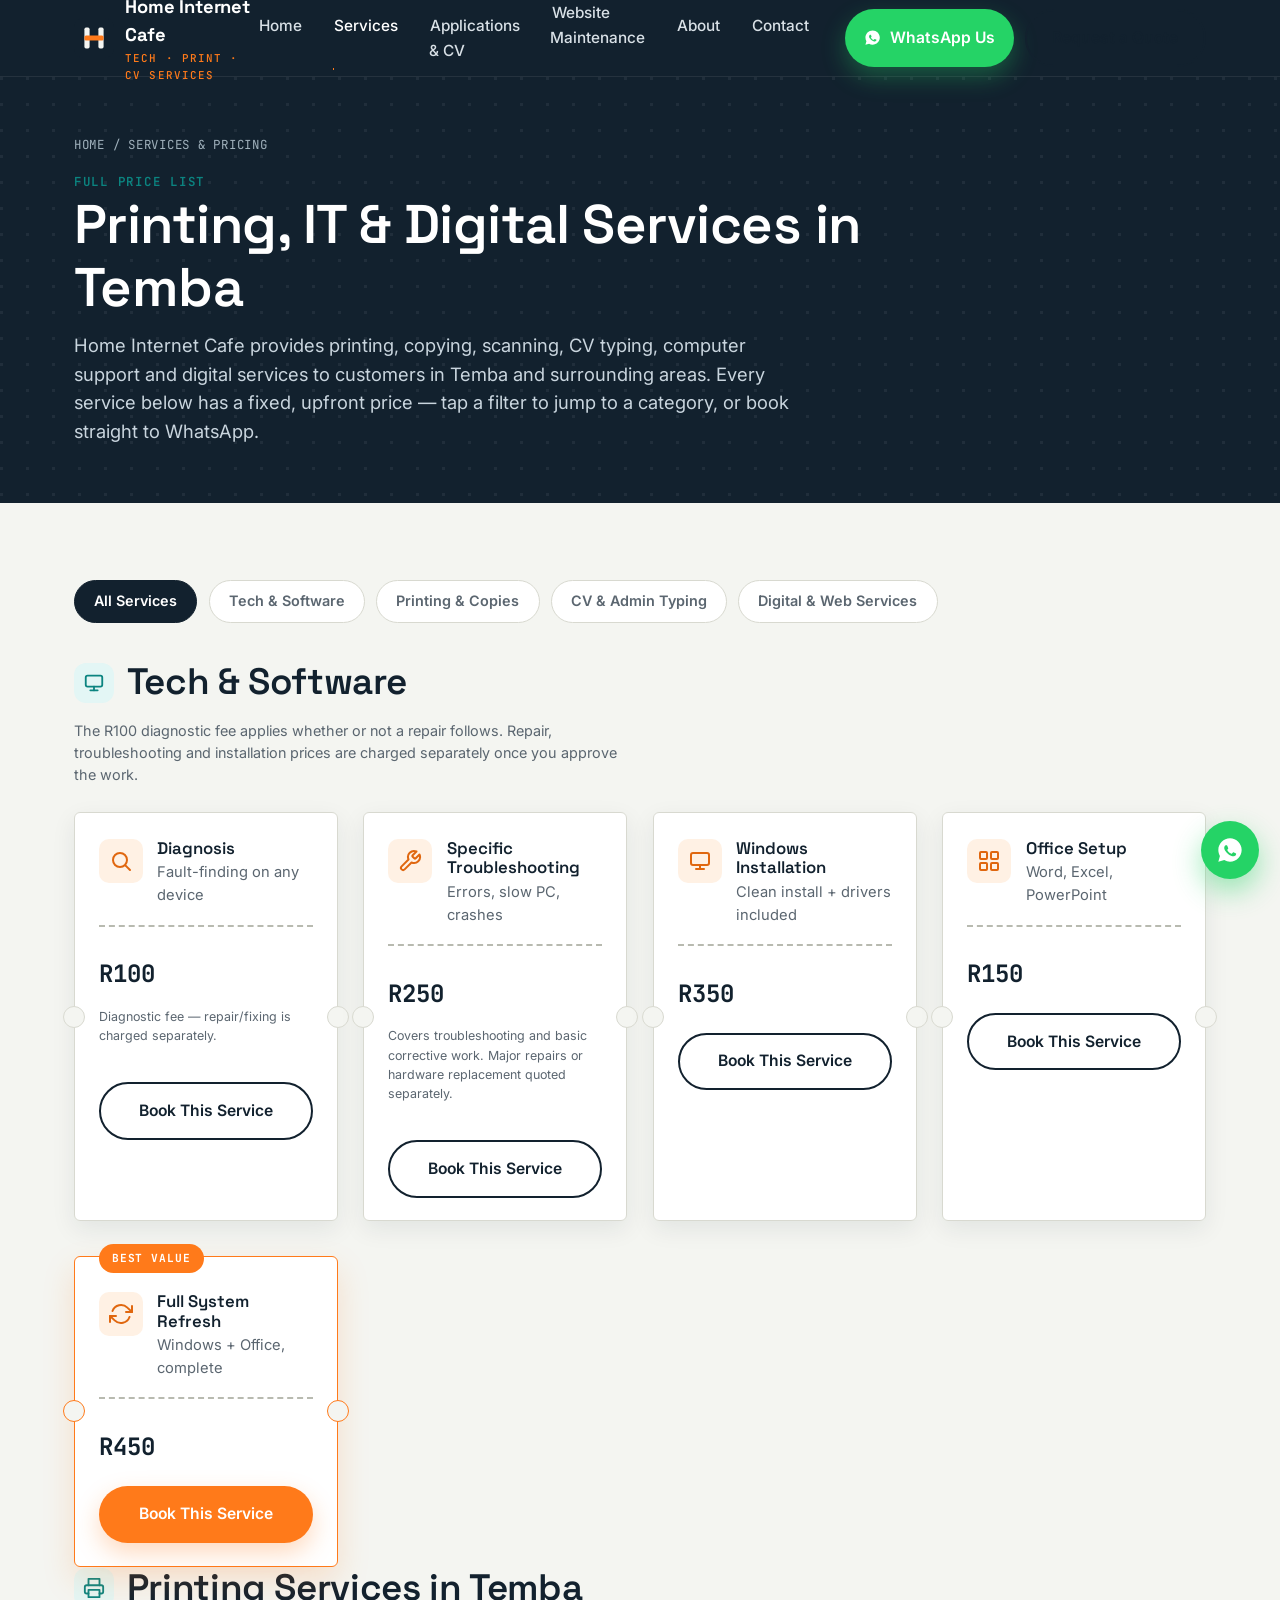
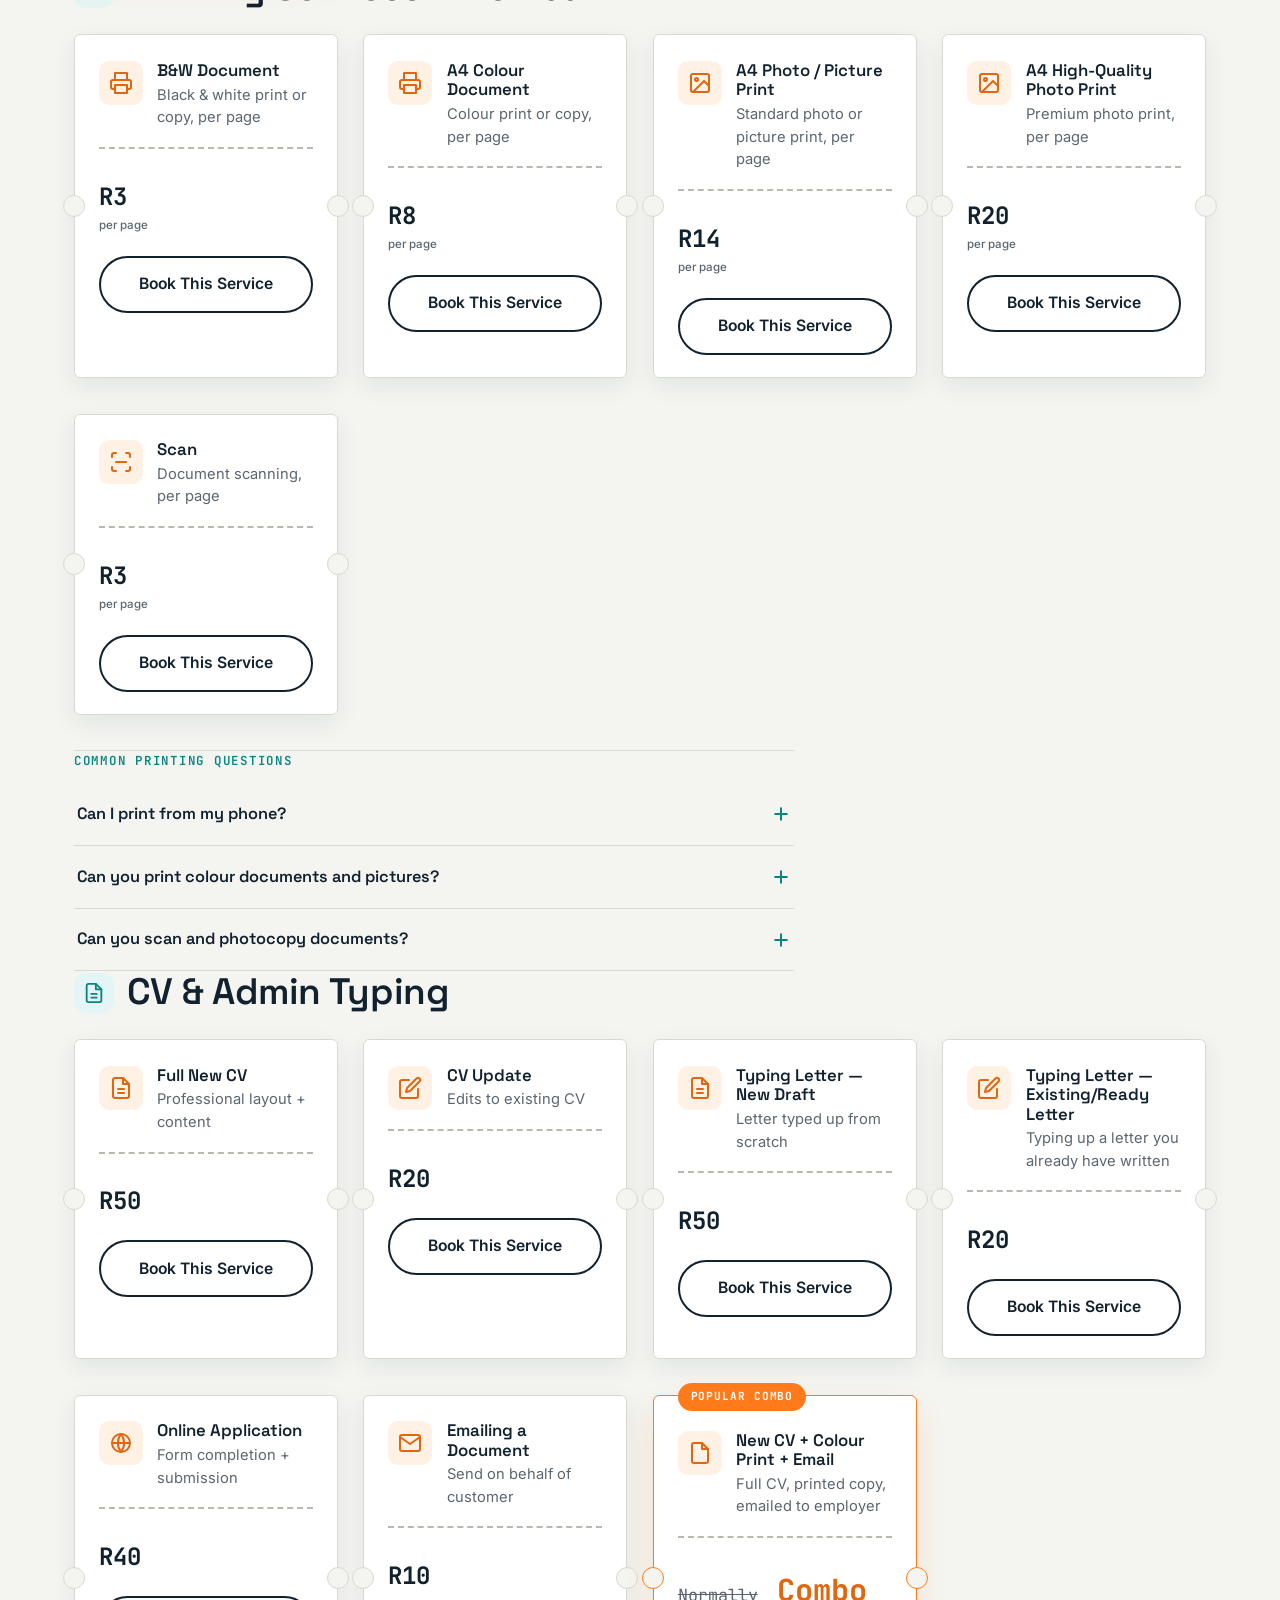
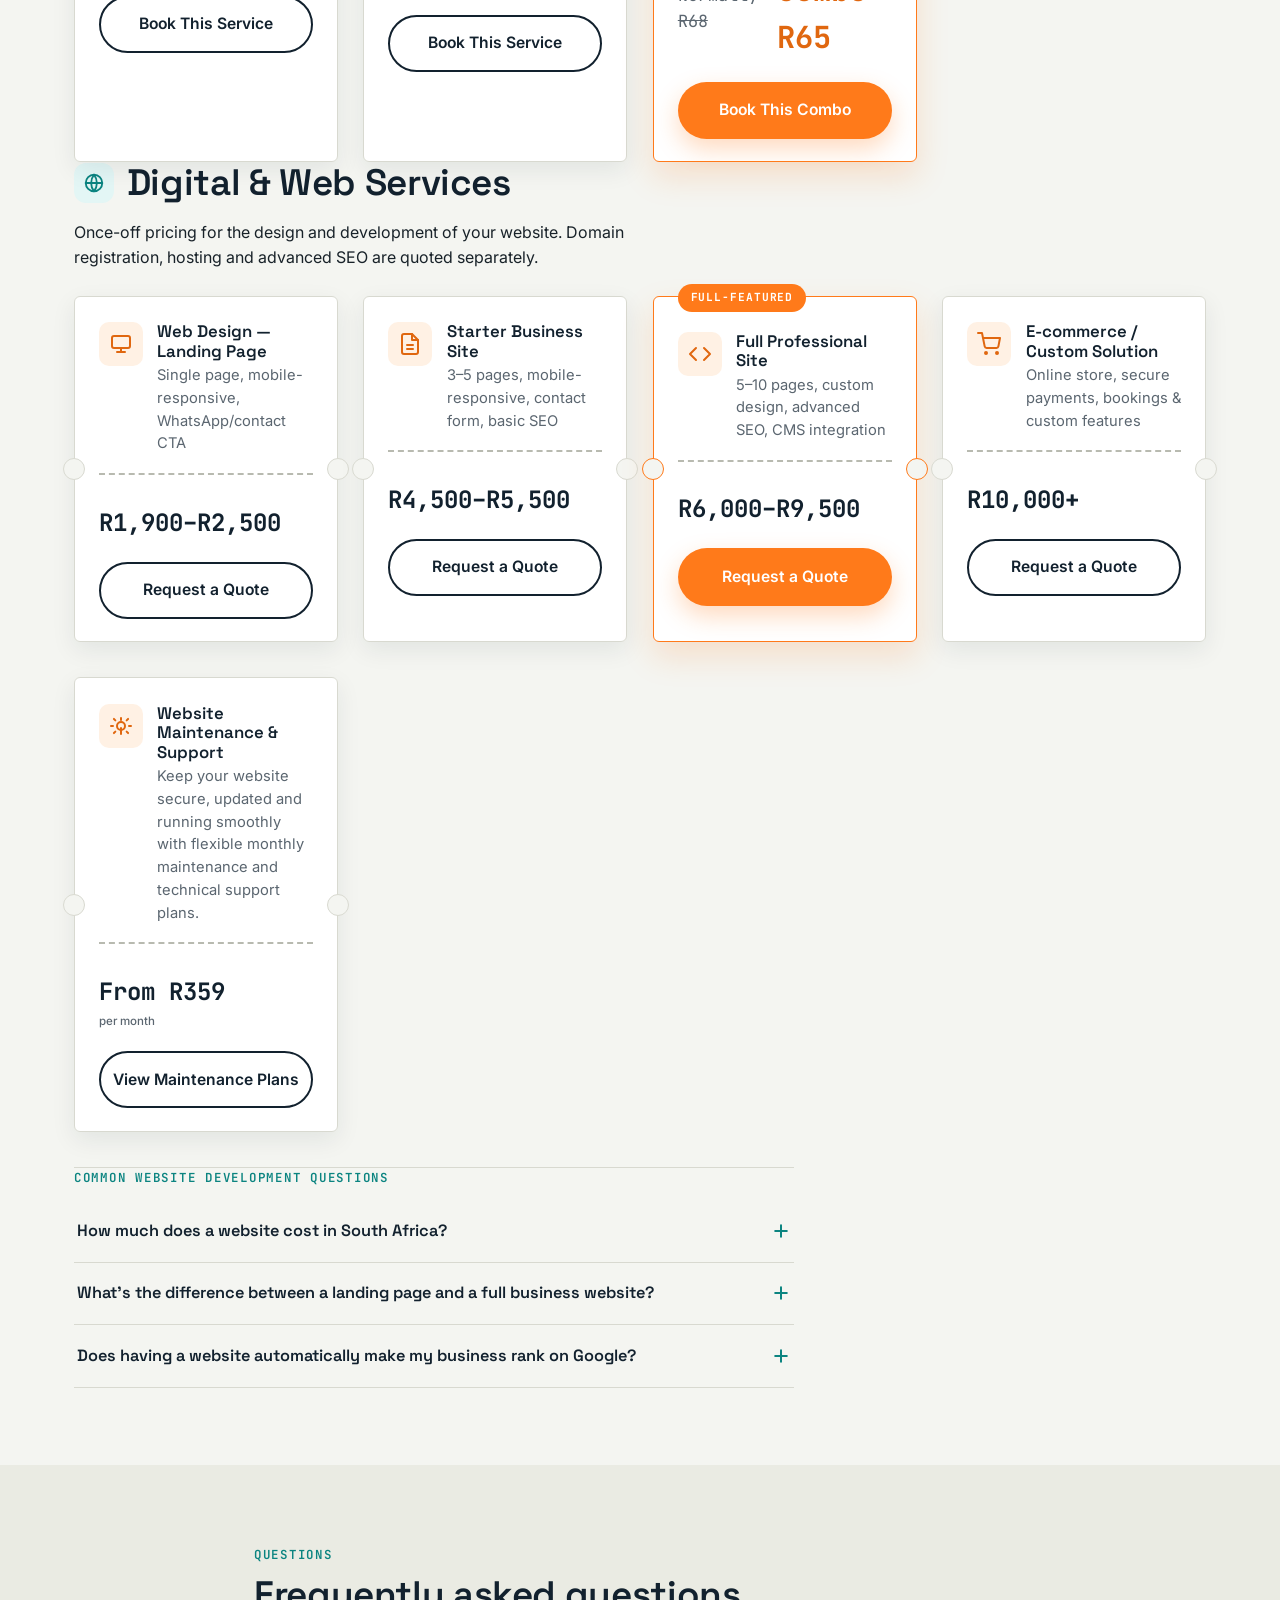
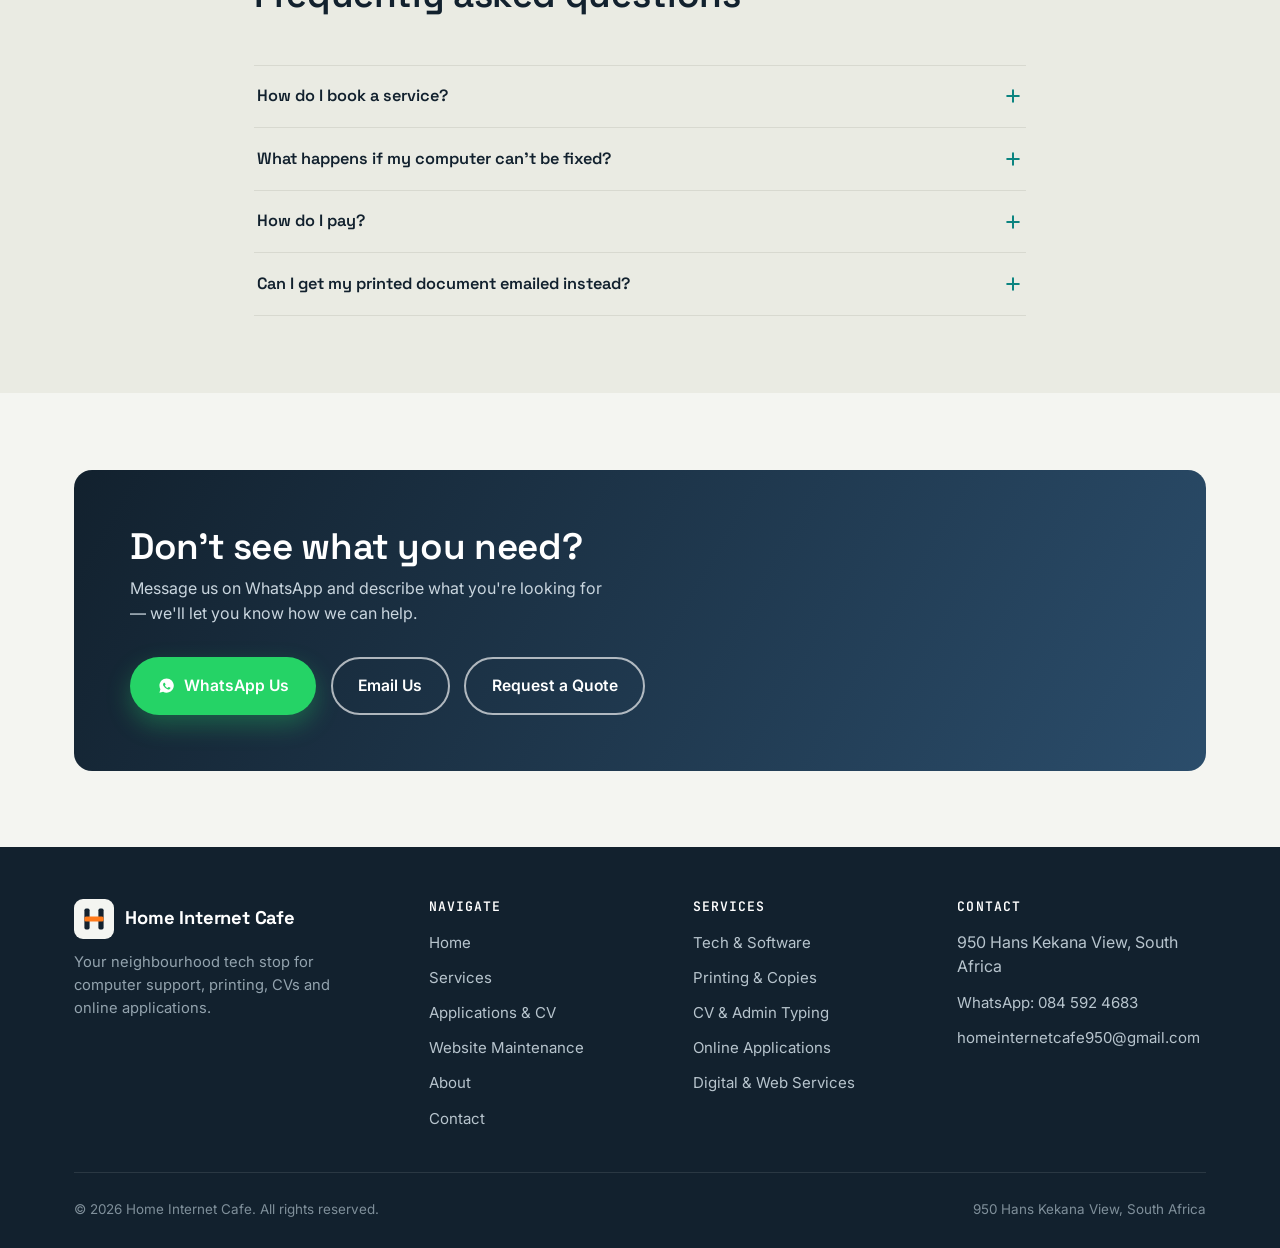
<file: services.html>
<!DOCTYPE html>
<html lang="en-ZA">
<head>
<meta charset="UTF-8">
<meta name="viewport" content="width=device-width, initial-scale=1">
<title>Printing, IT &amp; Digital Services in Temba | Home Internet Cafe</title>
<meta name="description" content="Home Internet Cafe provides printing, copying, scanning, CV typing, computer support and digital services to customers in Temba and surrounding areas. Full price list, book on WhatsApp.">
<meta name="robots" content="index, follow">
<link rel="canonical" href="https://homeinternetcafe.co.za/services">
<link rel="icon" href="favicon.ico" sizes="any">
<link rel="apple-touch-icon" href="assets/icons/apple-touch-icon.png">
<link rel="manifest" href="manifest.json">
<meta name="theme-color" content="#12212e">

<meta property="og:title" content="Printing, IT &amp; Digital Services in Temba | Home Internet Cafe">
<meta property="og:description" content="Printing, copying, scanning, CV typing, computer support and digital services for Temba and surrounding areas.">
<meta property="og:url" content="https://homeinternetcafe.co.za/services">
<meta property="og:type" content="website">
<meta property="og:locale" content="en_ZA">
<meta name="twitter:card" content="summary">
<meta name="twitter:title" content="Printing, IT &amp; Digital Services in Temba | Home Internet Cafe">
<meta name="twitter:description" content="Printing, copying, scanning, CV typing, computer support and digital services — full price list.">

<link rel="preconnect" href="https://fonts.googleapis.com">
<link rel="preconnect" href="https://fonts.gstatic.com" crossorigin>
<link href="https://fonts.googleapis.com/css2?family=Space+Grotesk:wght@500;600;700&amp;family=Inter:wght@400;500;600&amp;family=JetBrains+Mono:wght@500;700&amp;display=swap" rel="stylesheet">

<link rel="stylesheet" href="style.css">
<link rel="stylesheet" href="responsive.css">
<link rel="stylesheet" href="animations.css">
</head>
<body>
<a class="skip-link" href="#main">Skip to main content</a>

<header class="site-header">
  <div class="container">
    <a href="index.html" class="brand" aria-label="Home Internet Cafe — home">
      <svg class="brand-mark" viewBox="0 0 40 40" fill="none" xmlns="http://www.w3.org/2000/svg" aria-hidden="true">
        <rect width="40" height="40" rx="9" fill="#12212E"/>
        <rect x="10.4" y="9.6" width="5.2" height="20.8" rx="1.6" fill="#F4F5F1"/>
        <rect x="24.4" y="9.6" width="5.2" height="20.8" rx="1.6" fill="#F4F5F1"/>
        <rect x="10.4" y="17.4" width="19.2" height="5.2" rx="1.6" fill="#FF7A1A"/>
      </svg>
      <span>Home Internet Cafe<small>Tech &middot; Print &middot; CV Services</small></span>
    </a>

    <nav class="nav-primary" id="nav-primary" aria-label="Primary">
            <ul class="nav-links" role="list">
        <li><a href="index.html">Home</a></li>
        <li><a href="services.html" aria-current="page">Services</a></li>
        <li><a href="applications.html">Applications &amp; CV</a></li>
        <li><a href="maintenance.html">Website Maintenance</a></li>
        <li><a href="about.html">About</a></li>
        <li><a href="contact.html">Contact</a></li>
      </ul>
      <div class="header-ctas">
        <a class="btn btn-whatsapp" data-wa-message="Hello Home Internet Cafe. I would like to request a quote for your services.">
          <svg viewBox="0 0 24 24" fill="currentColor" aria-hidden="true"><path d="M12 2C6.48 2 2 6.48 2 12c0 1.85.5 3.58 1.36 5.07L2 22l5.09-1.33A9.94 9.94 0 0 0 12 22c5.52 0 10-4.48 10-10S17.52 2 12 2zm5.2 14.13c-.22.6-1.28 1.18-1.76 1.22-.45.05-.9.24-3.02-.63-2.55-1.05-4.2-3.64-4.33-3.81-.13-.17-1.03-1.37-1.03-2.62 0-1.24.65-1.85.88-2.1.22-.24.5-.3.66-.3.17 0 .33 0 .48.01.15.01.36-.06.56.43.22.53.75 1.83.81 1.96.06.13.1.28.02.45-.08.17-.13.28-.25.43-.13.15-.27.34-.38.46-.13.13-.26.27-.11.53.15.26.65 1.07 1.4 1.74.96.86 1.77 1.13 2.03 1.26.26.13.41.11.56-.06.15-.18.63-.73.8-.98.17-.26.33-.21.56-.13.22.08 1.43.68 1.68.8.24.13.4.19.46.3.06.11.06.62-.16 1.22z"/></svg>
          WhatsApp Us
        </a>
        <a class="btn btn-outline" href="contact.html">Request a Quote</a>
      </div>
    </nav>

    <button class="nav-toggle" type="button" aria-label="Open menu" aria-expanded="false" aria-controls="nav-primary">
      <svg viewBox="0 0 24 24" fill="none" stroke="currentColor" stroke-width="2" stroke-linecap="round" aria-hidden="true"><line x1="3" y1="6" x2="21" y2="6"/><line x1="3" y1="12" x2="21" y2="12"/><line x1="3" y1="18" x2="21" y2="18"/></svg>
    </button>
  </div>
</header>

<main id="main">

  <section class="page-hero">
    <div class="container">
      <p class="breadcrumb"><a href="index.html">Home</a> / Services &amp; Pricing</p>
      <span class="eyebrow">Full Price List</span>
      <h1>Printing, IT &amp; Digital Services in Temba</h1>
      <p class="lede">Home Internet Cafe provides printing, copying, scanning, CV typing, computer support and digital services to customers in Temba and surrounding areas. Every service below has a fixed, upfront price — tap a filter to jump to a category, or book straight to WhatsApp.</p>
    </div>
  </section>

  <section class="section">
    <div class="container">

      <div class="filter-tabs" role="tablist" aria-label="Filter services by category">
        <button class="filter-tab is-active" type="button" data-filter="all" role="tab" aria-selected="true">All Services</button>
        <button class="filter-tab" type="button" data-filter="tech" role="tab" aria-selected="false">Tech &amp; Software</button>
        <button class="filter-tab" type="button" data-filter="print" role="tab" aria-selected="false">Printing &amp; Copies</button>
        <button class="filter-tab" type="button" data-filter="admin" role="tab" aria-selected="false">CV &amp; Admin Typing</button>
        <button class="filter-tab" type="button" data-filter="web" role="tab" aria-selected="false">Digital &amp; Web Services</button>
      </div>

      <!-- TECH & SOFTWARE -->
      <div data-service-group="tech" id="tech-software">
        <div class="service-category-heading">
          <div class="category-icon">
            <svg viewBox="0 0 24 24" fill="none" stroke="currentColor" stroke-width="2" stroke-linecap="round" stroke-linejoin="round" aria-hidden="true"><rect x="3" y="4" width="18" height="12" rx="2"/><line x1="8" y1="20" x2="16" y2="20"/><line x1="12" y1="16" x2="12" y2="20"/></svg>
          </div>
          <h2>Tech &amp; Software</h2>
        </div>

        <p style="max-width:62ch; margin: -0.6rem 0 1.6rem; font-size:0.9rem; color:var(--muted);">The R100 diagnostic fee applies whether or not a repair follows. Repair, troubleshooting and installation prices are charged separately once you approve the work.</p>

        <div class="ticket-grid">
          <div class="ticket reveal">
            <div class="ticket-top">
              <div class="ticket-icon">
                <svg viewBox="0 0 24 24" fill="none" stroke="currentColor" stroke-width="2" stroke-linecap="round" stroke-linejoin="round" aria-hidden="true"><circle cx="11" cy="11" r="7"/><line x1="21" y1="21" x2="16.65" y2="16.65"/></svg>
              </div>
              <div>
                <h3>Diagnosis</h3>
                <p class="ticket-desc">Fault-finding on any device</p>
              </div>
            </div>
            <div class="ticket-divider"></div>
            <div class="ticket-price-row"><span class="ticket-price">R100</span></div>
            <p style="font-size:0.78rem; color:var(--muted); margin: 0 0 1rem;">Diagnostic fee — repair/fixing is charged separately.</p>
            <a class="btn btn-outline btn-block" data-service-name="Diagnosis">Book This Service</a>
          </div>

          <div class="ticket reveal">
            <div class="ticket-top">
              <div class="ticket-icon">
                <svg viewBox="0 0 24 24" fill="none" stroke="currentColor" stroke-width="2" stroke-linecap="round" stroke-linejoin="round" aria-hidden="true"><path d="M14.7 6.3a1 1 0 0 0 0 1.4l1.6 1.6a1 1 0 0 0 1.4 0l3.77-3.77a6 6 0 0 1-7.94 7.94l-6.91 6.91a2.12 2.12 0 0 1-3-3l6.91-6.91a6 6 0 0 1 7.94-7.94l-3.76 3.76z"/></svg>
              </div>
              <div>
                <h3>Specific Troubleshooting</h3>
                <p class="ticket-desc">Errors, slow PC, crashes</p>
              </div>
            </div>
            <div class="ticket-divider"></div>
            <div class="ticket-price-row"><span class="ticket-price">R250</span></div>
            <p style="font-size:0.78rem; color:var(--muted); margin: 0 0 1rem;">Covers troubleshooting and basic corrective work. Major repairs or hardware replacement quoted separately.</p>
            <a class="btn btn-outline btn-block" data-service-name="Specific Troubleshooting">Book This Service</a>
          </div>

          <div class="ticket reveal">
            <div class="ticket-top">
              <div class="ticket-icon">
                <svg viewBox="0 0 24 24" fill="none" stroke="currentColor" stroke-width="2" stroke-linecap="round" stroke-linejoin="round" aria-hidden="true"><rect x="3" y="4" width="18" height="12" rx="2"/><line x1="8" y1="20" x2="16" y2="20"/><line x1="12" y1="16" x2="12" y2="20"/></svg>
              </div>
              <div>
                <h3>Windows Installation</h3>
                <p class="ticket-desc">Clean install + drivers included</p>
              </div>
            </div>
            <div class="ticket-divider"></div>
            <div class="ticket-price-row"><span class="ticket-price">R350</span></div>
            <a class="btn btn-outline btn-block" data-service-name="Windows Installation">Book This Service</a>
          </div>

          <div class="ticket reveal">
            <div class="ticket-top">
              <div class="ticket-icon">
                <svg viewBox="0 0 24 24" fill="none" stroke="currentColor" stroke-width="2" stroke-linecap="round" stroke-linejoin="round" aria-hidden="true"><rect x="3" y="3" width="7" height="7" rx="1"/><rect x="14" y="3" width="7" height="7" rx="1"/><rect x="3" y="14" width="7" height="7" rx="1"/><rect x="14" y="14" width="7" height="7" rx="1"/></svg>
              </div>
              <div>
                <h3>Office Setup</h3>
                <p class="ticket-desc">Word, Excel, PowerPoint</p>
              </div>
            </div>
            <div class="ticket-divider"></div>
            <div class="ticket-price-row"><span class="ticket-price">R150</span></div>
            <a class="btn btn-outline btn-block" data-service-name="Office Setup">Book This Service</a>
          </div>

          <div class="ticket ticket-highlight reveal">
            <span class="ticket-tag">Best Value</span>
            <div class="ticket-top" style="margin-top:0.6rem;">
              <div class="ticket-icon">
                <svg viewBox="0 0 24 24" fill="none" stroke="currentColor" stroke-width="2" stroke-linecap="round" stroke-linejoin="round" aria-hidden="true"><polyline points="23 4 23 10 17 10"/><polyline points="1 20 1 14 7 14"/><path d="M3.51 9a9 9 0 0 1 14.85-3.36L23 10M1 14l4.64 4.36A9 9 0 0 0 20.49 15"/></svg>
              </div>
              <div>
                <h3>Full System Refresh</h3>
                <p class="ticket-desc">Windows + Office, complete</p>
              </div>
            </div>
            <div class="ticket-divider"></div>
            <div class="ticket-price-row"><span class="ticket-price">R450</span></div>
            <a class="btn btn-accent btn-block" data-service-name="Full System Refresh">Book This Service</a>
          </div>
        </div>
      </div>

      <!-- PRINTING & COPIES -->
      <div data-service-group="print" id="printing-copies">
        <div class="service-category-heading">
          <div class="category-icon">
            <svg viewBox="0 0 24 24" fill="none" stroke="currentColor" stroke-width="2" stroke-linecap="round" stroke-linejoin="round" aria-hidden="true"><polyline points="6 9 6 2 18 2 18 9"/><path d="M6 18H4a2 2 0 0 1-2-2v-5a2 2 0 0 1 2-2h16a2 2 0 0 1 2 2v5a2 2 0 0 1-2 2h-2"/><rect x="6" y="14" width="12" height="8"/></svg>
          </div>
          <h2>Printing Services in Temba</h2>
        </div>

        <div class="ticket-grid">
          <div class="ticket reveal">
            <div class="ticket-top">
              <div class="ticket-icon">
                <svg viewBox="0 0 24 24" fill="none" stroke="currentColor" stroke-width="2" stroke-linecap="round" stroke-linejoin="round" aria-hidden="true"><polyline points="6 9 6 2 18 2 18 9"/><path d="M6 18H4a2 2 0 0 1-2-2v-5a2 2 0 0 1 2-2h16a2 2 0 0 1 2 2v5a2 2 0 0 1-2 2h-2"/><rect x="6" y="14" width="12" height="8"/></svg>
              </div>
              <div>
                <h3>B&amp;W Document</h3>
                <p class="ticket-desc">Black &amp; white print or copy, per page</p>
              </div>
            </div>
            <div class="ticket-divider"></div>
            <div class="ticket-price-row"><span class="ticket-price">R3<span class="price-note">per page</span></span></div>
            <a class="btn btn-outline btn-block" data-service-name="B&amp;W Document">Book This Service</a>
          </div>

          <div class="ticket reveal">
            <div class="ticket-top">
              <div class="ticket-icon">
                <svg viewBox="0 0 24 24" fill="none" stroke="currentColor" stroke-width="2" stroke-linecap="round" stroke-linejoin="round" aria-hidden="true"><polyline points="6 9 6 2 18 2 18 9"/><path d="M6 18H4a2 2 0 0 1-2-2v-5a2 2 0 0 1 2-2h16a2 2 0 0 1 2 2v5a2 2 0 0 1-2 2h-2"/><rect x="6" y="14" width="12" height="8"/></svg>
              </div>
              <div>
                <h3>A4 Colour Document</h3>
                <p class="ticket-desc">Colour print or copy, per page</p>
              </div>
            </div>
            <div class="ticket-divider"></div>
            <div class="ticket-price-row"><span class="ticket-price">R8<span class="price-note">per page</span></span></div>
            <a class="btn btn-outline btn-block" data-service-name="A4 Colour Document">Book This Service</a>
          </div>

          <div class="ticket reveal">
            <div class="ticket-top">
              <div class="ticket-icon">
                <svg viewBox="0 0 24 24" fill="none" stroke="currentColor" stroke-width="2" stroke-linecap="round" stroke-linejoin="round" aria-hidden="true"><rect x="3" y="3" width="18" height="18" rx="2"/><circle cx="8.5" cy="8.5" r="1.5"/><polyline points="21 15 16 10 5 21"/></svg>
              </div>
              <div>
                <h3>A4 Photo / Picture Print</h3>
                <p class="ticket-desc">Standard photo or picture print, per page</p>
              </div>
            </div>
            <div class="ticket-divider"></div>
            <div class="ticket-price-row"><span class="ticket-price">R14<span class="price-note">per page</span></span></div>
            <a class="btn btn-outline btn-block" data-service-name="A4 Photo/Picture Print">Book This Service</a>
          </div>

          <div class="ticket reveal">
            <div class="ticket-top">
              <div class="ticket-icon">
                <svg viewBox="0 0 24 24" fill="none" stroke="currentColor" stroke-width="2" stroke-linecap="round" stroke-linejoin="round" aria-hidden="true"><rect x="3" y="3" width="18" height="18" rx="2"/><circle cx="8.5" cy="8.5" r="1.5"/><polyline points="21 15 16 10 5 21"/></svg>
              </div>
              <div>
                <h3>A4 High-Quality Photo Print</h3>
                <p class="ticket-desc">Premium photo print, per page</p>
              </div>
            </div>
            <div class="ticket-divider"></div>
            <div class="ticket-price-row"><span class="ticket-price">R20<span class="price-note">per page</span></span></div>
            <a class="btn btn-outline btn-block" data-service-name="A4 High-Quality Photo Print">Book This Service</a>
          </div>

          <div class="ticket reveal">
            <div class="ticket-top">
              <div class="ticket-icon">
                <svg viewBox="0 0 24 24" fill="none" stroke="currentColor" stroke-width="2" stroke-linecap="round" stroke-linejoin="round" aria-hidden="true"><path d="M3 7V5a2 2 0 0 1 2-2h2"/><path d="M17 3h2a2 2 0 0 1 2 2v2"/><path d="M21 17v2a2 2 0 0 1-2 2h-2"/><path d="M7 21H5a2 2 0 0 1-2-2v-2"/><line x1="7" y1="12" x2="17" y2="12"/></svg>
              </div>
              <div>
                <h3>Scan</h3>
                <p class="ticket-desc">Document scanning, per page</p>
              </div>
            </div>
            <div class="ticket-divider"></div>
            <div class="ticket-price-row"><span class="ticket-price">R3<span class="price-note">per page</span></span></div>
            <a class="btn btn-outline btn-block" data-service-name="Scan">Book This Service</a>
          </div>
        </div>

        <div class="faq-list" style="margin-top:2.2rem; max-width:720px;">
          <span class="eyebrow" style="display:block; margin-bottom:0.8rem;">Common Printing Questions</span>
          <div class="faq-item">
            <h3 style="margin:0;"><button class="faq-question" aria-expanded="false" aria-controls="faq-answer-print-1" id="faq-q-print-1">
              Can I print from my phone?
              <svg viewBox="0 0 24 24" fill="none" stroke="currentColor" stroke-width="2.4" stroke-linecap="round" aria-hidden="true"><line x1="12" y1="5" x2="12" y2="19"/><line x1="5" y1="12" x2="19" y2="12"/></svg>
            </button></h3>
            <div class="faq-answer" id="faq-answer-print-1" role="region" aria-labelledby="faq-q-print-1">
              <p>Yes — send the document or photo to us on WhatsApp and we'll print it for collection, priced the same as any other document.</p>
            </div>
          </div>
          <div class="faq-item">
            <h3 style="margin:0;"><button class="faq-question" aria-expanded="false" aria-controls="faq-answer-print-2" id="faq-q-print-2">
              Can you print colour documents and pictures?
              <svg viewBox="0 0 24 24" fill="none" stroke="currentColor" stroke-width="2.4" stroke-linecap="round" aria-hidden="true"><line x1="12" y1="5" x2="12" y2="19"/><line x1="5" y1="12" x2="19" y2="12"/></svg>
            </button></h3>
            <div class="faq-answer" id="faq-answer-print-2" role="region" aria-labelledby="faq-q-print-2">
              <p>Yes. Colour documents, standard photo prints and high-quality photo prints are all available — see the prices above.</p>
            </div>
          </div>
          <div class="faq-item">
            <h3 style="margin:0;"><button class="faq-question" aria-expanded="false" aria-controls="faq-answer-print-3" id="faq-q-print-3">
              Can you scan and photocopy documents?
              <svg viewBox="0 0 24 24" fill="none" stroke="currentColor" stroke-width="2.4" stroke-linecap="round" aria-hidden="true"><line x1="12" y1="5" x2="12" y2="19"/><line x1="5" y1="12" x2="19" y2="12"/></svg>
            </button></h3>
            <div class="faq-answer" id="faq-answer-print-3" role="region" aria-labelledby="faq-q-print-3">
              <p>Yes — bring the original document in and we'll scan or copy it while you wait.</p>
            </div>
          </div>
        </div>
      </div>

      <!-- ADMIN & TYPING -->
      <div data-service-group="admin" id="admin-typing">
        <div class="service-category-heading">
          <div class="category-icon">
            <svg viewBox="0 0 24 24" fill="none" stroke="currentColor" stroke-width="2" stroke-linecap="round" stroke-linejoin="round" aria-hidden="true"><path d="M14 2H6a2 2 0 0 0-2 2v16a2 2 0 0 0 2 2h12a2 2 0 0 0 2-2V8z"/><polyline points="14 2 14 8 20 8"/><line x1="9" y1="13" x2="15" y2="13"/><line x1="9" y1="17" x2="15" y2="17"/></svg>
          </div>
          <h2>CV &amp; Admin Typing</h2>
        </div>

        <div class="ticket-grid">
          <div class="ticket reveal">
            <div class="ticket-top">
              <div class="ticket-icon">
                <svg viewBox="0 0 24 24" fill="none" stroke="currentColor" stroke-width="2" stroke-linecap="round" stroke-linejoin="round" aria-hidden="true"><path d="M14 2H6a2 2 0 0 0-2 2v16a2 2 0 0 0 2 2h12a2 2 0 0 0 2-2V8z"/><polyline points="14 2 14 8 20 8"/><line x1="9" y1="13" x2="15" y2="13"/><line x1="9" y1="17" x2="15" y2="17"/></svg>
              </div>
              <div>
                <h3>Full New CV</h3>
                <p class="ticket-desc">Professional layout + content</p>
              </div>
            </div>
            <div class="ticket-divider"></div>
            <div class="ticket-price-row"><span class="ticket-price">R50</span></div>
            <a class="btn btn-outline btn-block" data-service-name="Full New CV">Book This Service</a>
          </div>

          <div class="ticket reveal">
            <div class="ticket-top">
              <div class="ticket-icon">
                <svg viewBox="0 0 24 24" fill="none" stroke="currentColor" stroke-width="2" stroke-linecap="round" stroke-linejoin="round" aria-hidden="true"><path d="M11 4H4a2 2 0 0 0-2 2v14a2 2 0 0 0 2 2h14a2 2 0 0 0 2-2v-7"/><path d="M18.5 2.5a2.12 2.12 0 0 1 3 3L12 15l-4 1 1-4z"/></svg>
              </div>
              <div>
                <h3>CV Update</h3>
                <p class="ticket-desc">Edits to existing CV</p>
              </div>
            </div>
            <div class="ticket-divider"></div>
            <div class="ticket-price-row"><span class="ticket-price">R20</span></div>
            <a class="btn btn-outline btn-block" data-service-name="CV Update">Book This Service</a>
          </div>

          <div class="ticket reveal">
            <div class="ticket-top">
              <div class="ticket-icon">
                <svg viewBox="0 0 24 24" fill="none" stroke="currentColor" stroke-width="2" stroke-linecap="round" stroke-linejoin="round" aria-hidden="true"><path d="M14 2H6a2 2 0 0 0-2 2v16a2 2 0 0 0 2 2h12a2 2 0 0 0 2-2V8z"/><polyline points="14 2 14 8 20 8"/><line x1="9" y1="13" x2="15" y2="13"/><line x1="9" y1="17" x2="15" y2="17"/></svg>
              </div>
              <div>
                <h3>Typing Letter — New Draft</h3>
                <p class="ticket-desc">Letter typed up from scratch</p>
              </div>
            </div>
            <div class="ticket-divider"></div>
            <div class="ticket-price-row"><span class="ticket-price">R50</span></div>
            <a class="btn btn-outline btn-block" data-service-name="Typing Letter - New Draft">Book This Service</a>
          </div>

          <div class="ticket reveal">
            <div class="ticket-top">
              <div class="ticket-icon">
                <svg viewBox="0 0 24 24" fill="none" stroke="currentColor" stroke-width="2" stroke-linecap="round" stroke-linejoin="round" aria-hidden="true"><path d="M11 4H4a2 2 0 0 0-2 2v14a2 2 0 0 0 2 2h14a2 2 0 0 0 2-2v-7"/><path d="M18.5 2.5a2.12 2.12 0 0 1 3 3L12 15l-4 1 1-4z"/></svg>
              </div>
              <div>
                <h3>Typing Letter — Existing/Ready Letter</h3>
                <p class="ticket-desc">Typing up a letter you already have written</p>
              </div>
            </div>
            <div class="ticket-divider"></div>
            <div class="ticket-price-row"><span class="ticket-price">R20</span></div>
            <a class="btn btn-outline btn-block" data-service-name="Typing Letter - Existing/Ready Letter">Book This Service</a>
          </div>

          <div class="ticket reveal">
            <div class="ticket-top">
              <div class="ticket-icon">
                <svg viewBox="0 0 24 24" fill="none" stroke="currentColor" stroke-width="2" stroke-linecap="round" stroke-linejoin="round" aria-hidden="true"><circle cx="12" cy="12" r="9"/><line x1="3" y1="12" x2="21" y2="12"/><path d="M12 3a14.5 14.5 0 0 1 0 18 14.5 14.5 0 0 1 0-18z"/></svg>
              </div>
              <div>
                <h3>Online Application</h3>
                <p class="ticket-desc">Form completion + submission</p>
              </div>
            </div>
            <div class="ticket-divider"></div>
            <div class="ticket-price-row"><span class="ticket-price">R40</span></div>
            <a class="btn btn-outline btn-block" data-service-name="Online Application">Book This Service</a>
          </div>

          <div class="ticket reveal">
            <div class="ticket-top">
              <div class="ticket-icon">
                <svg viewBox="0 0 24 24" fill="none" stroke="currentColor" stroke-width="2" stroke-linecap="round" stroke-linejoin="round" aria-hidden="true"><rect x="2" y="4" width="20" height="16" rx="2"/><polyline points="2 6 12 13 22 6"/></svg>
              </div>
              <div>
                <h3>Emailing a Document</h3>
                <p class="ticket-desc">Send on behalf of customer</p>
              </div>
            </div>
            <div class="ticket-divider"></div>
            <div class="ticket-price-row"><span class="ticket-price">R10</span></div>
            <a class="btn btn-outline btn-block" data-service-name="Emailing a Document">Book This Service</a>
          </div>

          <div class="ticket ticket-highlight reveal">
            <span class="ticket-tag">Popular Combo</span>
            <div class="ticket-top" style="margin-top:0.6rem;">
              <div class="ticket-icon">
                <svg viewBox="0 0 24 24" fill="none" stroke="currentColor" stroke-width="2" stroke-linecap="round" stroke-linejoin="round" aria-hidden="true"><path d="M14 2H6a2 2 0 0 0-2 2v16a2 2 0 0 0 2 2h12a2 2 0 0 0 2-2V8z"/><polyline points="14 2 14 8 20 8"/></svg>
              </div>
              <div>
                <h3>New CV + Colour Print + Email</h3>
                <p class="ticket-desc">Full CV, printed copy, emailed to employer</p>
              </div>
            </div>
            <div class="ticket-divider"></div>
            <div class="combo-prices">
              <span class="combo-was">Normally R68</span>
              <span class="combo-now">Combo R65</span>
            </div>
            <a class="btn btn-accent btn-block" data-service-name="Popular Combo (New CV + Colour Print + Email)">Book This Combo</a>
          </div>
        </div>
      </div>

      <!-- DIGITAL & WEB SERVICES -->
      <div data-service-group="web" id="web-design">
        <div class="service-category-heading">
          <div class="category-icon">
            <svg viewBox="0 0 24 24" fill="none" stroke="currentColor" stroke-width="2" stroke-linecap="round" stroke-linejoin="round" aria-hidden="true"><circle cx="12" cy="12" r="9"/><line x1="3" y1="12" x2="21" y2="12"/><path d="M12 3a14.5 14.5 0 0 1 0 18 14.5 14.5 0 0 1 0-18z"/></svg>
          </div>
          <h2>Digital &amp; Web Services</h2>
        </div>
        <p style="max-width:62ch; margin: -0.6rem 0 1.6rem;">Once-off pricing for the design and development of your website. Domain registration, hosting and advanced SEO are quoted separately.</p>

        <div class="ticket-grid">
          <div class="ticket reveal">
            <div class="ticket-top">
              <div class="ticket-icon">
                <svg viewBox="0 0 24 24" fill="none" stroke="currentColor" stroke-width="2" stroke-linecap="round" stroke-linejoin="round" aria-hidden="true"><rect x="3" y="4" width="18" height="12" rx="2"/><line x1="8" y1="20" x2="16" y2="20"/><line x1="12" y1="16" x2="12" y2="20"/></svg>
              </div>
              <div>
                <h3>Web Design — Landing Page</h3>
                <p class="ticket-desc">Single page, mobile-responsive, WhatsApp/contact CTA</p>
              </div>
            </div>
            <div class="ticket-divider"></div>
            <div class="ticket-price-row"><span class="ticket-price">R1,900–R2,500</span></div>
            <a class="btn btn-outline btn-block" data-service-name="Web Design (Landing Page)">Request a Quote</a>
          </div>

          <div class="ticket reveal">
            <div class="ticket-top">
              <div class="ticket-icon">
                <svg viewBox="0 0 24 24" fill="none" stroke="currentColor" stroke-width="2" stroke-linecap="round" stroke-linejoin="round" aria-hidden="true"><path d="M14 2H6a2 2 0 0 0-2 2v16a2 2 0 0 0 2 2h12a2 2 0 0 0 2-2V8z"/><polyline points="14 2 14 8 20 8"/><line x1="9" y1="13" x2="15" y2="13"/><line x1="9" y1="17" x2="15" y2="17"/></svg>
              </div>
              <div>
                <h3>Starter Business Site</h3>
                <p class="ticket-desc">3–5 pages, mobile-responsive, contact form, basic SEO</p>
              </div>
            </div>
            <div class="ticket-divider"></div>
            <div class="ticket-price-row"><span class="ticket-price">R4,500–R5,500</span></div>
            <a class="btn btn-outline btn-block" data-service-name="Starter Business Site (3-5 Pages)">Request a Quote</a>
          </div>

          <div class="ticket ticket-highlight reveal">
            <span class="ticket-tag">Full-Featured</span>
            <div class="ticket-top" style="margin-top:0.6rem;">
              <div class="ticket-icon">
                <svg viewBox="0 0 24 24" fill="none" stroke="currentColor" stroke-width="2" stroke-linecap="round" stroke-linejoin="round" aria-hidden="true"><polyline points="16 18 22 12 16 6"/><polyline points="8 6 2 12 8 18"/></svg>
              </div>
              <div>
                <h3>Full Professional Site</h3>
                <p class="ticket-desc">5–10 pages, custom design, advanced SEO, CMS integration</p>
              </div>
            </div>
            <div class="ticket-divider"></div>
            <div class="ticket-price-row"><span class="ticket-price">R6,000–R9,500</span></div>
            <a class="btn btn-accent btn-block" data-service-name="Full Professional Site (5-10 Pages)">Request a Quote</a>
          </div>

          <div class="ticket reveal">
            <div class="ticket-top">
              <div class="ticket-icon">
                <svg viewBox="0 0 24 24" fill="none" stroke="currentColor" stroke-width="2" stroke-linecap="round" stroke-linejoin="round" aria-hidden="true"><circle cx="9" cy="21" r="1"/><circle cx="20" cy="21" r="1"/><path d="M1 1h4l2.68 13.39a2 2 0 0 0 2 1.61h9.72a2 2 0 0 0 2-1.61L23 6H6"/></svg>
              </div>
              <div>
                <h3>E-commerce / Custom Solution</h3>
                <p class="ticket-desc">Online store, secure payments, bookings &amp; custom features</p>
              </div>
            </div>
            <div class="ticket-divider"></div>
            <div class="ticket-price-row"><span class="ticket-price">R10,000+</span></div>
            <a class="btn btn-outline btn-block" data-service-name="E-commerce/Custom Solution">Request a Quote</a>
          </div>

          <div class="ticket reveal">
            <div class="ticket-top">
              <div class="ticket-icon">
                <svg viewBox="0 0 24 24" fill="none" stroke="currentColor" stroke-width="2" stroke-linecap="round" stroke-linejoin="round" aria-hidden="true"><path d="M12 20v-6M12 4v2M4.93 4.93l1.41 1.41M17.66 17.66l1.41 1.41M2 12h2M20 12h2M6.34 17.66l-1.41 1.41M19.07 4.93l-1.41 1.41"/><circle cx="12" cy="12" r="4"/></svg>
              </div>
              <div>
                <h3>Website Maintenance &amp; Support</h3>
                <p class="ticket-desc">Keep your website secure, updated and running smoothly with flexible monthly maintenance and technical support plans.</p>
              </div>
            </div>
            <div class="ticket-divider"></div>
            <div class="ticket-price-row"><span class="ticket-price">From R359<span class="price-note">per month</span></span></div>
            <a class="btn btn-outline btn-block" href="maintenance.html">View Maintenance Plans</a>
          </div>
        </div>

        <div class="faq-list" style="margin-top:2.2rem; max-width:720px;">
          <span class="eyebrow" style="display:block; margin-bottom:0.8rem;">Common Website Development Questions</span>
          <div class="faq-item">
            <h3 style="margin:0;"><button class="faq-question" aria-expanded="false" aria-controls="faq-answer-web-1" id="faq-q-web-1">
              How much does a website cost in South Africa?
              <svg viewBox="0 0 24 24" fill="none" stroke="currentColor" stroke-width="2.4" stroke-linecap="round" aria-hidden="true"><line x1="12" y1="5" x2="12" y2="19"/><line x1="5" y1="12" x2="19" y2="12"/></svg>
            </button></h3>
            <div class="faq-answer" id="faq-answer-web-1" role="region" aria-labelledby="faq-q-web-1">
              <p>Costs vary by scope. Our own packages start at R1,900 for a single landing page and range up to R10,000+ for an online store or custom solution — see the pricing above for what's included at each tier.</p>
            </div>
          </div>
          <div class="faq-item">
            <h3 style="margin:0;"><button class="faq-question" aria-expanded="false" aria-controls="faq-answer-web-2" id="faq-q-web-2">
              What's the difference between a landing page and a full business website?
              <svg viewBox="0 0 24 24" fill="none" stroke="currentColor" stroke-width="2.4" stroke-linecap="round" aria-hidden="true"><line x1="12" y1="5" x2="12" y2="19"/><line x1="5" y1="12" x2="19" y2="12"/></svg>
            </button></h3>
            <div class="faq-answer" id="faq-answer-web-2" role="region" aria-labelledby="faq-q-web-2">
              <p>A landing page is a single page built around one goal, like a promotion or a contact form — quick to launch and lower cost. A full business website has multiple pages (Home, Services, About, Contact) giving a more complete picture of what you offer.</p>
            </div>
          </div>
          <div class="faq-item">
            <h3 style="margin:0;"><button class="faq-question" aria-expanded="false" aria-controls="faq-answer-web-3" id="faq-q-web-3">
              Does having a website automatically make my business rank on Google?
              <svg viewBox="0 0 24 24" fill="none" stroke="currentColor" stroke-width="2.4" stroke-linecap="round" aria-hidden="true"><line x1="12" y1="5" x2="12" y2="19"/><line x1="5" y1="12" x2="19" y2="12"/></svg>
            </button></h3>
            <div class="faq-answer" id="faq-answer-web-3" role="region" aria-labelledby="faq-q-web-3">
              <p>No — a website is the foundation, but ranking well also depends on ongoing factors like content, site speed and search visibility over time. Our Starter Business Site and above include a basic on-page SEO setup to give you a solid starting point.</p>
            </div>
          </div>
        </div>
      </div>

    </div>
  </section>

  <!-- FAQ -->
  <section class="section section--alt" aria-labelledby="faq-heading">
    <div class="container" style="max-width: 820px;">
      <div class="section-head reveal">
        <span class="eyebrow">Questions</span>
        <h2 id="faq-heading">Frequently asked questions</h2>
      </div>

      <div class="faq-list">
        <div class="faq-item">
          <h3 style="margin:0;"><button class="faq-question" aria-expanded="false" aria-controls="faq-answer-1" id="faq-q-1">
            How do I book a service?
            <svg viewBox="0 0 24 24" fill="none" stroke="currentColor" stroke-width="2.4" stroke-linecap="round" aria-hidden="true"><line x1="12" y1="5" x2="12" y2="19"/><line x1="5" y1="12" x2="19" y2="12"/></svg>
          </button></h3>
          <div class="faq-answer" id="faq-answer-1" role="region" aria-labelledby="faq-q-1">
            <p>Tap "Book This Service" next to the service you need, or message us directly on WhatsApp at 084 592 4683. We'll confirm availability the same day.</p>
          </div>
        </div>

        <div class="faq-item">
          <h3 style="margin:0;"><button class="faq-question" aria-expanded="false" aria-controls="faq-answer-2" id="faq-q-2">
            What happens if my computer can't be fixed?
            <svg viewBox="0 0 24 24" fill="none" stroke="currentColor" stroke-width="2.4" stroke-linecap="round" aria-hidden="true"><line x1="12" y1="5" x2="12" y2="19"/><line x1="5" y1="12" x2="19" y2="12"/></svg>
          </button></h3>
          <div class="faq-answer" id="faq-answer-2" role="region" aria-labelledby="faq-q-2">
            <p>A R100 diagnostic fee applies whether or not a repair follows. Repair, troubleshooting and installation charges are quoted separately once the work is assessed and approved.</p>
          </div>
        </div>

        <div class="faq-item">
          <h3 style="margin:0;"><button class="faq-question" aria-expanded="false" aria-controls="faq-answer-3" id="faq-q-3">
            How do I pay?
            <svg viewBox="0 0 24 24" fill="none" stroke="currentColor" stroke-width="2.4" stroke-linecap="round" aria-hidden="true"><line x1="12" y1="5" x2="12" y2="19"/><line x1="5" y1="12" x2="19" y2="12"/></svg>
          </button></h3>
          <div class="faq-answer" id="faq-answer-3" role="region" aria-labelledby="faq-q-3">
            <p>We accept cash and EFT, with payment upfront before work begins.</p>
          </div>
        </div>

        <div class="faq-item">
          <h3 style="margin:0;"><button class="faq-question" aria-expanded="false" aria-controls="faq-answer-4" id="faq-q-4">
            Can I get my printed document emailed instead?
            <svg viewBox="0 0 24 24" fill="none" stroke="currentColor" stroke-width="2.4" stroke-linecap="round" aria-hidden="true"><line x1="12" y1="5" x2="12" y2="19"/><line x1="5" y1="12" x2="19" y2="12"/></svg>
          </button></h3>
          <div class="faq-answer" id="faq-answer-4" role="region" aria-labelledby="faq-q-4">
            <p>Yes — our emailing a document service sends any file on your behalf, and it's included automatically in the Popular Combo.</p>
          </div>
        </div>
      </div>
    </div>
  </section>

  <section class="section">
    <div class="container">
      <div class="cta-band reveal">
        <div>
          <h2>Don't see what you need?</h2>
          <p>Message us on WhatsApp and describe what you're looking for — we'll let you know how we can help.</p>
        </div>
        <div class="cta-band-ctas">
          <a class="btn btn-whatsapp" data-wa-message="Hello Home Internet Cafe. I would like to ask about a service that isn't listed on your website.">
            <svg viewBox="0 0 24 24" fill="currentColor" aria-hidden="true"><path d="M12 2C6.48 2 2 6.48 2 12c0 1.85.5 3.58 1.36 5.07L2 22l5.09-1.33A9.94 9.94 0 0 0 12 22c5.52 0 10-4.48 10-10S17.52 2 12 2zm5.2 14.13c-.22.6-1.28 1.18-1.76 1.22-.45.05-.9.24-3.02-.63-2.55-1.05-4.2-3.64-4.33-3.81-.13-.17-1.03-1.37-1.03-2.62 0-1.24.65-1.85.88-2.1.22-.24.5-.3.66-.3.17 0 .33 0 .48.01.15.01.36-.06.56.43.22.53.75 1.83.81 1.96.06.13.1.28.02.45-.08.17-.13.28-.25.43-.13.15-.27.34-.38.46-.13.13-.26.27-.11.53.15.26.65 1.07 1.4 1.74.96.86 1.77 1.13 2.03 1.26.26.13.41.11.56-.06.15-.18.63-.73.8-.98.17-.26.33-.21.56-.13.22.08 1.43.68 1.68.8.24.13.4.19.46.3.06.11.06.62-.16 1.22z"/></svg>
            WhatsApp Us
          </a>
          <a class="btn btn-outline" href="mailto:homeinternetcafe950@gmail.com">Email Us</a>
          <a class="btn btn-outline" href="contact.html">Request a Quote</a>
        </div>
      </div>
    </div>
  </section>

</main>

<footer class="site-footer">
  <div class="container">
    <div class="footer-grid">
      <div class="footer-brand">
        <a href="index.html" class="brand">
          <svg class="brand-mark" viewBox="0 0 40 40" fill="none" xmlns="http://www.w3.org/2000/svg" aria-hidden="true">
            <rect width="40" height="40" rx="9" fill="#F4F5F1"/>
            <rect x="10.4" y="9.6" width="5.2" height="20.8" rx="1.6" fill="#12212E"/>
            <rect x="24.4" y="9.6" width="5.2" height="20.8" rx="1.6" fill="#12212E"/>
            <rect x="10.4" y="17.4" width="19.2" height="5.2" rx="1.6" fill="#FF7A1A"/>
          </svg>
          Home Internet Cafe
        </a>
        <p>Your neighbourhood tech stop for computer support, printing, CVs and online applications.</p>
      </div>
      <div class="footer-col">
        <h4>Navigate</h4>
        <ul role="list">
          <li><a href="index.html">Home</a></li>
          <li><a href="services.html">Services</a></li>
          <li><a href="applications.html">Applications &amp; CV</a></li>
          <li><a href="maintenance.html">Website Maintenance</a></li>
          <li><a href="about.html">About</a></li>
          <li><a href="contact.html">Contact</a></li>
        </ul>
      </div>
      <div class="footer-col">
        <h4>Services</h4>
        <ul role="list">
          <li><a href="services.html#tech-software">Tech &amp; Software</a></li>
          <li><a href="services.html#printing-copies">Printing &amp; Copies</a></li>
          <li><a href="services.html#admin-typing">CV &amp; Admin Typing</a></li>
          <li><a href="applications.html">Online Applications</a></li>
          <li><a href="services.html#web-design">Digital &amp; Web Services</a></li>
        </ul>
      </div>
      <div class="footer-col">
        <h4>Contact</h4>
        <ul role="list">
          <li>950 Hans Kekana View, South Africa</li>
          <li><a data-wa-message="Hello Home Internet Cafe. I would like to request a quote for your services.">WhatsApp: 084 592 4683</a></li>
          <li><a href="mailto:homeinternetcafe950@gmail.com">homeinternetcafe950@gmail.com</a></li>
        </ul>
      </div>
    </div>
    <div class="footer-bottom">
      <span>&copy; <span id="footer-year">2026</span> Home Internet Cafe. All rights reserved.</span>
      <span>950 Hans Kekana View, South Africa</span>
    </div>
  </div>
</footer>

<a class="whatsapp-float" data-wa-message="Hello Home Internet Cafe. I would like to request a quote for your services." aria-label="Chat with us on WhatsApp">
  <svg viewBox="0 0 24 24" fill="currentColor" aria-hidden="true"><path d="M12 2C6.48 2 2 6.48 2 12c0 1.85.5 3.58 1.36 5.07L2 22l5.09-1.33A9.94 9.94 0 0 0 12 22c5.52 0 10-4.48 10-10S17.52 2 12 2zm5.2 14.13c-.22.6-1.28 1.18-1.76 1.22-.45.05-.9.24-3.02-.63-2.55-1.05-4.2-3.64-4.33-3.81-.13-.17-1.03-1.37-1.03-2.62 0-1.24.65-1.85.88-2.1.22-.24.5-.3.66-.3.17 0 .33 0 .48.01.15.01.36-.06.56.43.22.53.75 1.83.81 1.96.06.13.1.28.02.45-.08.17-.13.28-.25.43-.13.15-.27.34-.38.46-.13.13-.26.27-.11.53.15.26.65 1.07 1.4 1.74.96.86 1.77 1.13 2.03 1.26.26.13.41.11.56-.06.15-.18.63-.73.8-.98.17-.26.33-.21.56-.13.22.08 1.43.68 1.68.8.24.13.4.19.46.3.06.11.06.62-.16 1.22z"/></svg>
</a>

<button class="back-to-top" type="button" aria-label="Back to top">
  <svg viewBox="0 0 24 24" fill="none" stroke="currentColor" stroke-width="2.2" stroke-linecap="round" stroke-linejoin="round" aria-hidden="true"><line x1="12" y1="19" x2="12" y2="5"/><polyline points="5 12 12 5 19 12"/></svg>
</button>

<script type="application/ld+json">
{
  "@context": "https://schema.org",
  "@type": "Service",
  "serviceType": "Computer support, printing and CV typing services",
  "provider": {
    "@type": "LocalBusiness",
    "name": "Home Internet Cafe",
    "telephone": "+27845924683",
    "address": {
      "@type": "PostalAddress",
      "streetAddress": "950 Hans Kekana View",
      "addressCountry": "ZA"
    }
  },
  "hasOfferCatalog": {
    "@type": "OfferCatalog",
    "name": "Home Internet Cafe Services",
    "itemListElement": [
      { "@type": "Offer", "name": "Diagnosis", "priceCurrency": "ZAR", "price": "100" },
      { "@type": "Offer", "name": "Specific Troubleshooting", "priceCurrency": "ZAR", "price": "250" },
      { "@type": "Offer", "name": "Windows Installation", "priceCurrency": "ZAR", "price": "350" },
      { "@type": "Offer", "name": "Office Setup", "priceCurrency": "ZAR", "price": "150" },
      { "@type": "Offer", "name": "Full System Refresh", "priceCurrency": "ZAR", "price": "450" },
      { "@type": "Offer", "name": "B&W Document (per page)", "priceCurrency": "ZAR", "price": "3" },
      { "@type": "Offer", "name": "A4 Colour Document (per page)", "priceCurrency": "ZAR", "price": "8" },
      { "@type": "Offer", "name": "A4 Photo/Picture Print (per page)", "priceCurrency": "ZAR", "price": "14" },
      { "@type": "Offer", "name": "A4 High-Quality Photo Print (per page)", "priceCurrency": "ZAR", "price": "20" },
      { "@type": "Offer", "name": "Scan (per page)", "priceCurrency": "ZAR", "price": "3" },
      { "@type": "Offer", "name": "Full New CV", "priceCurrency": "ZAR", "price": "50" },
      { "@type": "Offer", "name": "CV Update", "priceCurrency": "ZAR", "price": "20" },
      { "@type": "Offer", "name": "Typing Letter - New Draft", "priceCurrency": "ZAR", "price": "50" },
      { "@type": "Offer", "name": "Typing Letter - Existing/Ready Letter", "priceCurrency": "ZAR", "price": "20" },
      { "@type": "Offer", "name": "Online Application", "priceCurrency": "ZAR", "price": "40" },
      { "@type": "Offer", "name": "Emailing a Document", "priceCurrency": "ZAR", "price": "10" },
      { "@type": "Offer", "name": "Popular Combo (New CV + Colour Print + Email)", "priceCurrency": "ZAR", "price": "65" },
      { "@type": "Offer", "name": "Web Design (Landing Page)", "priceCurrency": "ZAR", "price": "1900-2500" },
      { "@type": "Offer", "name": "Starter Business Site (3-5 Pages)", "priceCurrency": "ZAR", "price": "4500-5500" },
      { "@type": "Offer", "name": "Full Professional Site (5-10 Pages)", "priceCurrency": "ZAR", "price": "6000-9500" },
      { "@type": "Offer", "name": "E-commerce / Custom Solution", "priceCurrency": "ZAR", "price": "10000+" }
    ]
  }
}
</script>
<script type="application/ld+json">
{
  "@context": "https://schema.org",
  "@type": "FAQPage",
  "mainEntity": [
    {
      "@type": "Question",
      "name": "How do I book a service?",
      "acceptedAnswer": { "@type": "Answer", "text": "Tap \"Book This Service\" next to the service you need, or message us directly on WhatsApp at 084 592 4683. We'll confirm availability the same day." }
    },
    {
      "@type": "Question",
      "name": "What happens if my computer can't be fixed?",
      "acceptedAnswer": { "@type": "Answer", "text": "A R100 diagnostic fee applies whether or not a repair follows. Repair, troubleshooting and installation charges are quoted separately once the work is assessed and approved." }
    },
    {
      "@type": "Question",
      "name": "How do I pay?",
      "acceptedAnswer": { "@type": "Answer", "text": "We accept cash and EFT, with payment upfront before work begins." }
    },
    {
      "@type": "Question",
      "name": "Can I get my printed document emailed instead?",
      "acceptedAnswer": { "@type": "Answer", "text": "Yes — our emailing a document service sends any file on your behalf, and it's included automatically in the Popular Combo." }
    }
  ]
}
</script>

<script src="navigation.js" defer></script>
<script src="whatsapp.js" defer></script>
<script src="main.js" defer></script>
</body>
</html>
</file>
<file: style.css>
/* ==========================================================================
   HOME INTERNET CAFE — Main Stylesheet
   Design system: "Service Ticket" — perforated ticket-stub cards for pricing,
   inspired by the print counter this business is built around.
   ========================================================================== */

:root {
  /* Colour tokens */
  --ink: #12212e;
  --ink-light: #1e3a52;
  --ink-lighter: #2b4d6b;
  --paper: #f4f5f1;
  --paper-alt: #eaebe3;
  --white: #ffffff;
  --accent: #ff7a1a;
  --accent-dark: #e0670f;
  --accent-tint: #fff1e4;
  --teal: #0ea5a0;
  --teal-dark: #0b8480;
  --teal-tint: #e3f6f5;
  --whatsapp: #25d366;
  --whatsapp-dark: #1da851;
  --text: #182229;
  --muted: #5b6670;
  --line: #d8d9d0;
  --line-strong: #b8bab0;
  --danger: #c4432c;

  /* Type */
  --display: "Space Grotesk", "Segoe UI", sans-serif;
  --body: "Inter", "Segoe UI", sans-serif;
  --mono: "JetBrains Mono", "Consolas", monospace;

  /* Layout */
  --radius-sm: 6px;
  --radius: 10px;
  --radius-lg: 18px;
  --shadow: 0 8px 24px rgba(18, 33, 46, 0.08);
  --shadow-lg: 0 20px 48px rgba(18, 33, 46, 0.16);
  --max: 1180px;
  --header-h: 76px;
}

/* ---------- Reset ---------- */
*,
*::before,
*::after {
  box-sizing: border-box;
}

html {
  scroll-behavior: smooth;
  -webkit-text-size-adjust: 100%;
}

@media (prefers-reduced-motion: reduce) {
  html {
    scroll-behavior: auto;
  }
  *,
  *::before,
  *::after {
    animation-duration: 0.001ms !important;
    animation-iteration-count: 1 !important;
    transition-duration: 0.001ms !important;
    scroll-behavior: auto !important;
  }
}

body,
h1,
h2,
h3,
h4,
p,
figure,
blockquote,
dl,
dd,
ul,
ol {
  margin: 0;
}

ul[role="list"],
ol[role="list"] {
  list-style: none;
  padding: 0;
}

body {
  font-family: var(--body);
  color: var(--text);
  background: var(--paper);
  line-height: 1.55;
  font-size: 16px;
  -webkit-font-smoothing: antialiased;
}

img,
svg {
  max-width: 100%;
  display: block;
}

a {
  color: inherit;
  text-decoration: none;
}

button {
  font: inherit;
  cursor: pointer;
}

h1,
h2,
h3,
h4 {
  font-family: var(--display);
  font-weight: 600;
  line-height: 1.15;
  color: var(--ink);
}

h1 {
  font-size: clamp(2.1rem, 4.4vw, 3.4rem);
  letter-spacing: -0.01em;
}

h2 {
  font-size: clamp(1.6rem, 3vw, 2.3rem);
  letter-spacing: -0.01em;
}

h3 {
  font-size: 1.25rem;
}

p {
  color: var(--text);
}

.lede {
  font-size: 1.15rem;
  color: var(--muted);
  max-width: 60ch;
}

/* Visible focus states everywhere */
a:focus-visible,
button:focus-visible,
input:focus-visible,
select:focus-visible,
textarea:focus-visible,
[tabindex]:focus-visible {
  outline: 3px solid var(--teal);
  outline-offset: 3px;
  border-radius: 4px;
}

.skip-link {
  position: absolute;
  left: -9999px;
  top: 0;
  background: var(--ink);
  color: var(--white);
  padding: 0.9rem 1.4rem;
  z-index: 1000;
  border-radius: 0 0 8px 0;
  font-weight: 600;
}

.skip-link:focus {
  left: 0;
}

.container {
  max-width: var(--max);
  margin-inline: auto;
  padding-inline: 1.5rem;
}

.section {
  padding-block: clamp(3rem, 6vw, 5.5rem);
}

.section--tight {
  padding-block: clamp(2rem, 4vw, 3rem);
}

.section--ink {
  background: var(--ink);
  color: var(--paper);
}

.section--ink h2,
.section--ink h3 {
  color: var(--white);
}

.section--alt {
  background: var(--paper-alt);
}

.eyebrow {
  font-family: var(--mono);
  text-transform: uppercase;
  letter-spacing: 0.14em;
  font-size: 0.78rem;
  color: var(--teal-dark);
  font-weight: 600;
  display: inline-flex;
  align-items: center;
  gap: 0.5em;
}

.section--ink .eyebrow {
  color: var(--accent);
}

.section-head {
  max-width: 62ch;
  margin-bottom: clamp(2rem, 4vw, 3rem);
}

.section-head h2 {
  margin-top: 0.5rem;
}

.section-head p {
  margin-top: 0.75rem;
  color: var(--muted);
}

.section--ink .section-head p {
  color: #c3d0da;
}

/* ---------- Buttons ---------- */
.btn {
  display: inline-flex;
  align-items: center;
  justify-content: center;
  gap: 0.55rem;
  padding: 0.9rem 1.6rem;
  border-radius: 999px;
  font-weight: 600;
  font-size: 0.98rem;
  border: 2px solid transparent;
  transition: transform 0.15s ease, box-shadow 0.15s ease, background-color 0.15s ease, color 0.15s ease;
  white-space: nowrap;
}

.btn svg {
  width: 1.1em;
  height: 1.1em;
  flex-shrink: 0;
}

.btn:hover {
  transform: translateY(-2px);
}

.btn-whatsapp {
  background: var(--whatsapp);
  color: var(--white);
  box-shadow: 0 10px 24px rgba(37, 211, 102, 0.32);
}

.btn-whatsapp:hover {
  background: var(--whatsapp-dark);
}

.btn-outline {
  background: transparent;
  border-color: currentColor;
  color: var(--ink);
}

.section--ink .btn-outline {
  color: var(--white);
}

.btn-outline:hover {
  background: rgba(18, 33, 46, 0.06);
}

.section--ink .btn-outline:hover {
  background: rgba(255, 255, 255, 0.1);
}

.btn-accent {
  background: var(--accent);
  color: var(--white);
  box-shadow: 0 10px 24px rgba(255, 122, 26, 0.28);
}

.btn-accent:hover {
  background: var(--accent-dark);
}

.btn-block {
  width: 100%;
}

.btn-sm {
  padding: 0.6rem 1.1rem;
  font-size: 0.88rem;
}

/* ---------- Header / Nav ---------- */
.site-header {
  position: sticky;
  top: 0;
  z-index: 500;
  background: var(--ink);
  border-bottom: 1px solid rgba(255, 255, 255, 0.08);
}

.site-header .container {
  display: flex;
  align-items: center;
  justify-content: space-between;
  height: var(--header-h);
}

.brand {
  display: flex;
  align-items: center;
  gap: 0.7rem;
  color: var(--white);
  font-family: var(--display);
  font-weight: 700;
  font-size: 1.15rem;
  letter-spacing: -0.01em;
}

.brand-mark {
  width: 40px;
  height: 40px;
  flex-shrink: 0;
}

.brand small {
  display: block;
  font-family: var(--mono);
  font-weight: 500;
  font-size: 0.68rem;
  letter-spacing: 0.1em;
  text-transform: uppercase;
  color: var(--accent);
}

.nav-primary {
  display: flex;
  align-items: center;
  gap: 2.2rem;
}

.nav-links {
  display: flex;
  gap: 1.9rem;
  align-items: center;
}

.nav-links a {
  color: #d8e0e6;
  font-weight: 500;
  font-size: 0.96rem;
  padding: 0.4rem 0.1rem;
  position: relative;
}

.nav-links a::after {
  content: "";
  position: absolute;
  left: 0;
  right: 100%;
  bottom: -4px;
  height: 2px;
  background: var(--accent);
  transition: right 0.2s ease;
}

.nav-links a:hover,
.nav-links a[aria-current="page"] {
  color: var(--white);
}

.nav-links a:hover::after,
.nav-links a[aria-current="page"]::after {
  right: 0;
}

.header-ctas {
  display: flex;
  align-items: center;
  gap: 0.7rem;
}

.nav-toggle {
  display: none;
  background: transparent;
  border: none;
  color: var(--white);
  padding: 0.5rem;
}

.nav-toggle svg {
  width: 26px;
  height: 26px;
}

/* ---------- Hero ---------- */
.hero {
  background: linear-gradient(160deg, var(--ink) 0%, var(--ink-light) 62%, var(--ink-lighter) 100%);
  color: var(--white);
  position: relative;
  overflow: hidden;
  padding-block: clamp(3.5rem, 8vw, 6.5rem);
}

.hero::before {
  content: "";
  position: absolute;
  inset: 0;
  background-image:
    radial-gradient(circle at 1.5px 1.5px, rgba(255, 255, 255, 0.14) 1.5px, transparent 0);
  background-size: 26px 26px;
  opacity: 0.5;
  pointer-events: none;
}

.hero .container {
  position: relative;
  display: grid;
  grid-template-columns: 1.1fr 0.9fr;
  gap: clamp(2rem, 5vw, 4rem);
  align-items: center;
}

.hero-copy .eyebrow {
  color: var(--accent);
  margin-bottom: 1rem;
}

.hero h1 {
  color: var(--white);
}

.hero .lede {
  color: #c9d5de;
  margin-top: 1.1rem;
  max-width: 46ch;
}

.hero-ctas {
  display: flex;
  flex-wrap: wrap;
  gap: 0.9rem;
  margin-top: 2rem;
}

/* Trust strip */
.trust-strip {
  margin-top: 2.6rem;
  display: flex;
  flex-wrap: wrap;
  gap: 0.7rem 1.6rem;
  padding-top: 1.6rem;
  border-top: 1px dashed rgba(255, 255, 255, 0.22);
}

.trust-strip li {
  display: flex;
  align-items: center;
  gap: 0.5rem;
  font-family: var(--mono);
  font-size: 0.82rem;
  letter-spacing: 0.02em;
  color: #dfe7ec;
}

.trust-strip svg {
  width: 16px;
  height: 16px;
  color: var(--accent);
  flex-shrink: 0;
}

/* Hero ticket illustration */
.hero-ticket-wrap {
  display: flex;
  justify-content: center;
}

.hero-ticket {
  position: relative;
  background: var(--paper);
  color: var(--ink);
  width: min(340px, 100%);
  border-radius: var(--radius);
  padding: 1.7rem 1.6rem;
  box-shadow: var(--shadow-lg);
  transform: rotate(-3deg);
}

.hero-ticket::before,
.hero-ticket::after {
  content: "";
  position: absolute;
  top: 50%;
  transform: translateY(-50%);
  width: 26px;
  height: 26px;
  background: var(--ink-light);
  border-radius: 50%;
}

.hero-ticket::before {
  left: -13px;
}

.hero-ticket::after {
  right: -13px;
}

.hero-ticket-head {
  display: flex;
  justify-content: space-between;
  align-items: baseline;
  font-family: var(--mono);
  font-size: 0.72rem;
  text-transform: uppercase;
  letter-spacing: 0.1em;
  color: var(--muted);
  border-bottom: 2px dashed var(--line-strong);
  padding-bottom: 0.9rem;
  margin-bottom: 0.9rem;
}

.hero-ticket-row {
  display: flex;
  justify-content: space-between;
  gap: 1rem;
  font-size: 0.92rem;
  padding: 0.5rem 0;
}

.hero-ticket-row span:first-child {
  color: var(--text);
}

.hero-ticket-row span:last-child {
  font-family: var(--mono);
  font-weight: 700;
  color: var(--ink);
}

.hero-ticket-foot {
  margin-top: 0.9rem;
  padding-top: 0.9rem;
  border-top: 2px dashed var(--line-strong);
  display: flex;
  justify-content: space-between;
  align-items: center;
  font-family: var(--mono);
  font-size: 0.78rem;
  color: var(--teal-dark);
  font-weight: 700;
  text-transform: uppercase;
  letter-spacing: 0.06em;
}

/* ---------- Category cards (homepage service preview) ---------- */
.category-grid {
  display: grid;
  grid-template-columns: repeat(5, 1fr);
  gap: 1.4rem;
}

.category-card {
  background: var(--white);
  border: 1px solid var(--line);
  border-radius: var(--radius);
  padding: 1.9rem 1.6rem 1.7rem;
  display: flex;
  flex-direction: column;
  gap: 0.9rem;
  transition: transform 0.2s ease, box-shadow 0.2s ease, border-color 0.2s ease;
}

.category-card:hover {
  transform: translateY(-6px);
  box-shadow: var(--shadow);
  border-color: var(--teal);
}

.category-icon {
  width: 52px;
  height: 52px;
  display: grid;
  place-items: center;
  border-radius: 12px;
  background: var(--teal-tint);
  color: var(--teal-dark);
}

.category-icon svg {
  width: 28px;
  height: 28px;
}

.category-card h3 {
  font-size: 1.08rem;
}

.category-card p {
  color: var(--muted);
  font-size: 0.94rem;
  flex-grow: 1;
}

.category-card .card-link {
  font-family: var(--mono);
  font-size: 0.82rem;
  font-weight: 700;
  color: var(--ink);
  display: inline-flex;
  align-items: center;
  gap: 0.4rem;
  text-transform: uppercase;
  letter-spacing: 0.03em;
}

.category-card .card-link svg {
  width: 14px;
  height: 14px;
  transition: transform 0.15s ease;
}

.category-card:hover .card-link svg {
  transform: translateX(3px);
}

/* ---------- Ticket / pricing card (signature component) ---------- */
.ticket-grid {
  display: grid;
  grid-template-columns: repeat(auto-fit, minmax(260px, 1fr));
  gap: 2.2rem 1.6rem;
}

.ticket {
  position: relative;
  background: var(--white);
  border-radius: var(--radius-sm);
  box-shadow: var(--shadow);
  border: 1px solid var(--line);
  padding: 1.6rem 1.5rem 1.4rem;
  display: flex;
  flex-direction: column;
  gap: 0.9rem;
}

.ticket::before,
.ticket::after {
  content: "";
  position: absolute;
  top: 50%;
  transform: translateY(-50%);
  width: 22px;
  height: 22px;
  background: var(--paper);
  border-radius: 50%;
  border: 1px solid var(--line);
}

.section--alt .ticket::before,
.section--alt .ticket::after {
  background: var(--paper-alt);
}

.ticket::before {
  left: -12px;
}

.ticket::after {
  right: -12px;
}

.ticket-top {
  display: flex;
  align-items: flex-start;
  gap: 0.9rem;
}

.ticket-icon {
  width: 44px;
  height: 44px;
  border-radius: 10px;
  background: var(--accent-tint);
  color: var(--accent-dark);
  display: grid;
  place-items: center;
  flex-shrink: 0;
}

.ticket-icon svg {
  width: 24px;
  height: 24px;
}

.ticket h3 {
  font-size: 1.05rem;
  margin-bottom: 0.2rem;
}

.ticket .ticket-desc {
  color: var(--muted);
  font-size: 0.92rem;
}

.ticket-divider {
  border-top: 2px dashed var(--line-strong);
  margin-top: 0.2rem;
}

.ticket-price-row {
  display: flex;
  align-items: baseline;
  justify-content: space-between;
  padding-top: 0.9rem;
}

.ticket-price {
  font-family: var(--mono);
  font-weight: 700;
  font-size: 1.5rem;
  color: var(--ink);
}

.ticket-price .price-note {
  font-family: var(--body);
  font-weight: 500;
  font-size: 0.72rem;
  color: var(--muted);
  display: block;
  margin-top: 0.15rem;
}

.ticket .btn {
  margin-top: 0.4rem;
}

.ticket-highlight {
  border-color: var(--accent);
  box-shadow: 0 14px 32px rgba(255, 122, 26, 0.18);
}

.ticket-highlight::before,
.ticket-highlight::after {
  border-color: var(--accent);
}

.ticket-tag {
  position: absolute;
  top: -13px;
  left: 1.5rem;
  background: var(--accent);
  color: var(--white);
  font-family: var(--mono);
  font-size: 0.7rem;
  font-weight: 700;
  letter-spacing: 0.08em;
  text-transform: uppercase;
  padding: 0.35rem 0.8rem;
  border-radius: 999px;
}

/* ---------- Popular combo banner (homepage) ---------- */
.combo {
  position: relative;
  background: linear-gradient(150deg, var(--ink) 0%, var(--ink-light) 100%);
  color: var(--white);
  border-radius: var(--radius-lg);
  padding: clamp(2rem, 4vw, 3rem);
  display: grid;
  grid-template-columns: 1.2fr 0.8fr;
  gap: clamp(1.6rem, 4vw, 3rem);
  align-items: center;
  overflow: hidden;
}

.combo::before {
  content: "";
  position: absolute;
  inset: 0;
  background: radial-gradient(560px 280px at 100% 0%, rgba(255, 122, 26, 0.22), transparent 60%);
  pointer-events: none;
}

.combo h2 {
  color: var(--white);
}

.combo p {
  color: #c9d5de;
}

.combo-ribbon {
  display: inline-block;
  background: var(--accent);
  color: var(--white);
  font-family: var(--mono);
  font-size: 0.72rem;
  font-weight: 700;
  text-transform: uppercase;
  letter-spacing: 0.1em;
  padding: 0.4rem 0.9rem;
  border-radius: 999px;
  margin-bottom: 1rem;
}

@media (max-width: 1024px) {
  .combo {
    grid-template-columns: 1fr;
  }
}

/* Combo strikethrough pricing */
.combo-prices {
  display: flex;
  align-items: baseline;
  gap: 0.9rem;
  padding-top: 0.9rem;
}

.combo-was {
  font-family: var(--mono);
  color: var(--muted);
  text-decoration: line-through;
  font-size: 1.05rem;
}

.combo-now {
  font-family: var(--mono);
  font-weight: 700;
  font-size: 1.9rem;
  color: var(--accent-dark);
}

.combo-includes {
  display: flex;
  flex-direction: column;
  gap: 0.5rem;
  margin: 0.2rem 0 0.4rem;
}

.combo-includes li {
  display: flex;
  align-items: center;
  gap: 0.55rem;
  font-size: 0.92rem;
  color: var(--text);
}

.combo-includes svg {
  width: 16px;
  height: 16px;
  color: var(--teal-dark);
  flex-shrink: 0;
}

/* ---------- Simple pricing table (printing & copying) ---------- */
.price-table {
  width: 100%;
  border-collapse: collapse;
  background: var(--white);
  border: 1px solid var(--line);
  border-radius: var(--radius);
  overflow: hidden;
}

.price-table th,
.price-table td {
  padding: 1.1rem 1.4rem;
  text-align: left;
  border-bottom: 1px solid var(--line);
}

.price-table th {
  font-family: var(--mono);
  font-size: 0.74rem;
  text-transform: uppercase;
  letter-spacing: 0.08em;
  color: var(--muted);
  background: var(--paper-alt);
}

.price-table tr:last-child td {
  border-bottom: none;
}

.price-table td.amount {
  font-family: var(--mono);
  font-weight: 700;
  font-size: 1.15rem;
  color: var(--ink);
  text-align: right;
  white-space: nowrap;
}

/* ---------- Highlight banner (No Fix No Fee etc) ---------- */
.banner {
  display: flex;
  align-items: center;
  justify-content: center;
  gap: 0.8rem;
  background: var(--teal-tint);
  color: var(--teal-dark);
  border: 1px dashed var(--teal);
  border-radius: 999px;
  padding: 0.85rem 1.4rem;
  font-family: var(--mono);
  font-weight: 700;
  font-size: 0.86rem;
  letter-spacing: 0.03em;
  text-transform: uppercase;
  max-width: max-content;
  margin-inline: auto;
}

.banner svg {
  width: 18px;
  height: 18px;
  flex-shrink: 0;
}

/* ---------- Process steps ---------- */
.steps {
  display: grid;
  grid-template-columns: repeat(4, 1fr);
  gap: 1.4rem;
  counter-reset: step;
}

.step {
  position: relative;
  background: var(--white);
  border: 1px solid var(--line);
  border-radius: var(--radius);
  padding: 1.8rem 1.5rem;
}

.step-number {
  font-family: var(--mono);
  font-weight: 700;
  font-size: 0.85rem;
  color: var(--white);
  background: var(--ink);
  width: 34px;
  height: 34px;
  border-radius: 50%;
  display: grid;
  place-items: center;
  margin-bottom: 1rem;
}

.step h3 {
  font-size: 1.02rem;
  margin-bottom: 0.4rem;
}

.step p {
  color: var(--muted);
  font-size: 0.92rem;
}

/* ---------- CTA band ---------- */
.cta-band {
  background: linear-gradient(120deg, var(--ink) 0%, var(--ink-lighter) 100%);
  color: var(--white);
  border-radius: var(--radius-lg);
  padding: clamp(2.2rem, 5vw, 3.5rem);
  display: flex;
  align-items: center;
  justify-content: space-between;
  gap: 2rem;
  flex-wrap: wrap;
}

.cta-band h2 {
  color: var(--white);
  margin-bottom: 0.5rem;
}

.cta-band p {
  color: #c9d5de;
  max-width: 48ch;
}

.cta-band-ctas {
  display: flex;
  gap: 0.9rem;
  flex-wrap: wrap;
}

.cta-band .btn-outline {
  border-color: rgba(255, 255, 255, 0.65);
  color: var(--white);
}

.cta-band .btn-outline:hover {
  background: rgba(255, 255, 255, 0.1);
}

.cta-band .eyebrow {
  color: var(--accent);
}

/* ---------- Footer ---------- */
.site-footer {
  background: var(--ink);
  color: #b7c4cd;
  padding-block: 3.2rem 1.8rem;
}

.footer-grid {
  display: grid;
  grid-template-columns: 1.4fr 1fr 1fr 1.1fr;
  gap: 2.4rem;
}

.footer-brand .brand {
  margin-bottom: 0.8rem;
}

.footer-brand p {
  color: #93a3ae;
  font-size: 0.92rem;
  max-width: 32ch;
}

.footer-col h4 {
  color: var(--white);
  font-size: 0.82rem;
  text-transform: uppercase;
  letter-spacing: 0.08em;
  font-family: var(--mono);
  margin-bottom: 1rem;
}

.footer-col ul {
  display: flex;
  flex-direction: column;
  gap: 0.65rem;
}

.footer-col a {
  color: #b7c4cd;
  font-size: 0.94rem;
}

.footer-col a:hover {
  color: var(--white);
}

.footer-bottom {
  margin-top: 2.6rem;
  padding-top: 1.6rem;
  border-top: 1px solid rgba(255, 255, 255, 0.1);
  display: flex;
  justify-content: space-between;
  flex-wrap: wrap;
  gap: 0.8rem;
  font-size: 0.84rem;
  color: #7f8f9a;
}

/* ---------- WhatsApp floating button ---------- */
.whatsapp-float {
  position: fixed;
  right: 1.3rem;
  bottom: 1.3rem;
  z-index: 600;
  background: var(--whatsapp);
  color: var(--white);
  width: 58px;
  height: 58px;
  border-radius: 50%;
  display: grid;
  place-items: center;
  box-shadow: 0 12px 28px rgba(37, 211, 102, 0.45);
  transition: transform 0.15s ease;
}

.whatsapp-float:hover {
  transform: scale(1.08);
}

.whatsapp-float svg {
  width: 28px;
  height: 28px;
}

/* ---------- Back to top ---------- */
.back-to-top {
  position: fixed;
  right: 1.3rem;
  bottom: 5.6rem;
  z-index: 590;
  background: var(--white);
  border: 1px solid var(--line);
  color: var(--ink);
  width: 44px;
  height: 44px;
  border-radius: 50%;
  display: grid;
  place-items: center;
  box-shadow: var(--shadow);
  opacity: 0;
  visibility: hidden;
  transform: translateY(10px);
  transition: opacity 0.2s ease, transform 0.2s ease, visibility 0.2s;
}

.back-to-top.is-visible {
  opacity: 1;
  visibility: visible;
  transform: translateY(0);
}

.back-to-top svg {
  width: 20px;
  height: 20px;
}

/* ---------- Page hero (inner pages) ---------- */
.page-hero {
  background: var(--ink);
  color: var(--white);
  padding-block: clamp(2.6rem, 5vw, 3.6rem);
  position: relative;
  overflow: hidden;
}

.page-hero::before {
  content: "";
  position: absolute;
  inset: 0;
  background-image: radial-gradient(circle at 1.5px 1.5px, rgba(255, 255, 255, 0.12) 1.5px, transparent 0);
  background-size: 26px 26px;
  opacity: 0.5;
}

.page-hero .container {
  position: relative;
}

.breadcrumb {
  font-family: var(--mono);
  font-size: 0.78rem;
  color: #9fb0bb;
  text-transform: uppercase;
  letter-spacing: 0.06em;
  margin-bottom: 0.9rem;
}

.breadcrumb a {
  color: #9fb0bb;
}

.breadcrumb a:hover {
  color: var(--white);
}

.page-hero h1 {
  color: var(--white);
  max-width: 26ch;
}

.page-hero .lede {
  color: #c9d5de;
  margin-top: 0.8rem;
}

/* ---------- Filter tabs (services page) ---------- */
.filter-tabs {
  display: flex;
  flex-wrap: wrap;
  gap: 0.7rem;
  margin-bottom: 2.4rem;
}

.filter-tab {
  background: var(--white);
  border: 1px solid var(--line);
  color: var(--muted);
  padding: 0.6rem 1.2rem;
  border-radius: 999px;
  font-weight: 600;
  font-size: 0.9rem;
  transition: all 0.15s ease;
}

.filter-tab:hover {
  border-color: var(--teal);
  color: var(--teal-dark);
}

.filter-tab.is-active {
  background: var(--ink);
  border-color: var(--ink);
  color: var(--white);
}

.service-category-heading {
  display: flex;
  align-items: center;
  gap: 0.8rem;
  margin: 3rem 0 1.6rem;
}

.service-category-heading:first-of-type {
  margin-top: 0;
}

.service-category-heading .category-icon {
  width: 40px;
  height: 40px;
}

.service-category-heading .category-icon svg {
  width: 22px;
  height: 22px;
}

/* ---------- FAQ accordion ---------- */
.faq-list {
  border-top: 1px solid var(--line);
}

.faq-item {
  border-bottom: 1px solid var(--line);
}

.faq-question {
  width: 100%;
  background: transparent;
  border: none;
  display: flex;
  align-items: center;
  justify-content: space-between;
  gap: 1rem;
  padding: 1.3rem 0.2rem;
  text-align: left;
  font-family: var(--display);
  font-weight: 600;
  font-size: 1.02rem;
  color: var(--ink);
}

.faq-question svg {
  width: 20px;
  height: 20px;
  flex-shrink: 0;
  transition: transform 0.2s ease;
  color: var(--teal-dark);
}

.faq-question[aria-expanded="true"] svg {
  transform: rotate(45deg);
}

.faq-answer {
  overflow: hidden;
  max-height: 0;
  transition: max-height 0.25s ease;
}

.faq-answer p {
  color: var(--muted);
  padding: 0 0.2rem 1.4rem;
}

/* ---------- About page ---------- */
.value-grid {
  display: grid;
  grid-template-columns: repeat(4, 1fr);
  gap: 1.2rem;
}

.value-card {
  background: var(--white);
  border: 1px solid var(--line);
  border-radius: var(--radius);
  padding: 1.6rem;
  text-align: center;
}

.value-card svg {
  width: 30px;
  height: 30px;
  color: var(--teal-dark);
  margin-inline: auto 1rem;
  margin-bottom: 0.8rem;
}

.value-card h3 {
  font-size: 0.98rem;
}

.about-lead {
  display: grid;
  grid-template-columns: 1fr 1fr;
  gap: 3rem;
  align-items: start;
}

.about-lead .stamp {
  font-family: var(--mono);
  font-size: 0.78rem;
  text-transform: uppercase;
  letter-spacing: 0.1em;
  color: var(--teal-dark);
  border: 1px dashed var(--teal);
  border-radius: 8px;
  padding: 1.2rem;
  background: var(--teal-tint);
}

/* ---------- Applications page ---------- */
.split-panel {
  display: grid;
  grid-template-columns: 1fr 1fr;
  gap: 2.2rem;
}

.panel-card {
  background: var(--white);
  border: 1px solid var(--line);
  border-radius: var(--radius);
  padding: 2rem;
}

.panel-card h3 {
  display: flex;
  align-items: center;
  gap: 0.7rem;
  margin-bottom: 0.9rem;
}

.panel-card ul {
  display: flex;
  flex-direction: column;
  gap: 0.7rem;
  margin-top: 1rem;
}

.panel-card ul li {
  display: flex;
  gap: 0.6rem;
  font-size: 0.94rem;
  color: var(--text);
}

.panel-card ul svg {
  width: 17px;
  height: 17px;
  color: var(--teal-dark);
  flex-shrink: 0;
  margin-top: 0.15rem;
}

/* ---------- Contact page ---------- */
.contact-grid {
  display: grid;
  grid-template-columns: 0.9fr 1.1fr;
  gap: 2.6rem;
  align-items: start;
}

.contact-info-card {
  background: var(--white);
  border: 1px solid var(--line);
  border-radius: var(--radius);
  padding: 1.8rem;
}

.contact-row {
  display: flex;
  gap: 0.9rem;
  padding-block: 0.9rem;
  border-bottom: 1px dashed var(--line);
}

.contact-row:last-of-type {
  border-bottom: none;
}

.contact-row svg {
  width: 20px;
  height: 20px;
  color: var(--teal-dark);
  flex-shrink: 0;
  margin-top: 0.15rem;
}

.contact-row h4 {
  font-size: 0.82rem;
  text-transform: uppercase;
  letter-spacing: 0.06em;
  font-family: var(--mono);
  color: var(--muted);
  margin-bottom: 0.2rem;
}

.contact-actions {
  display: flex;
  flex-direction: column;
  gap: 0.8rem;
  margin-top: 1.4rem;
}

/* ---------- Forms ---------- */
.form-card {
  background: var(--white);
  border: 1px solid var(--line);
  border-radius: var(--radius);
  padding: clamp(1.6rem, 4vw, 2.4rem);
}

.form-grid {
  display: grid;
  grid-template-columns: 1fr 1fr;
  gap: 1.1rem 1.3rem;
}

.form-field {
  display: flex;
  flex-direction: column;
  gap: 0.4rem;
}

.form-field.full {
  grid-column: 1 / -1;
}

.form-field label {
  font-size: 0.86rem;
  font-weight: 600;
  color: var(--ink);
}

.form-field .required {
  color: var(--accent-dark);
}

.form-field input,
.form-field select,
.form-field textarea {
  border: 1.5px solid var(--line-strong);
  border-radius: var(--radius-sm);
  padding: 0.75rem 0.9rem;
  font: inherit;
  color: var(--text);
  background: var(--paper);
  transition: border-color 0.15s ease, box-shadow 0.15s ease;
}

.form-field input:focus,
.form-field select:focus,
.form-field textarea:focus {
  border-color: var(--teal);
  box-shadow: 0 0 0 3px rgba(14, 165, 160, 0.14);
  outline: none;
}

.form-field textarea {
  min-height: 110px;
  resize: vertical;
}

.field-error {
  font-size: 0.8rem;
  color: var(--danger);
  min-height: 1.1em;
}

.form-field.has-error input,
.form-field.has-error select,
.form-field.has-error textarea {
  border-color: var(--danger);
}

.form-note {
  font-size: 0.82rem;
  color: var(--muted);
  margin-top: 0.9rem;
}

.form-status {
  margin-top: 1.1rem;
  padding: 0.9rem 1.1rem;
  border-radius: var(--radius-sm);
  font-size: 0.92rem;
  font-weight: 600;
  display: none;
}

.form-status.is-success {
  display: block;
  background: var(--teal-tint);
  color: var(--teal-dark);
  border: 1px solid var(--teal);
}

.form-status.is-error {
  display: block;
  background: #fbeae6;
  color: var(--danger);
  border: 1px solid var(--danger);
}

/* ---------- 404 ---------- */
.error-page {
  min-height: 60vh;
  display: grid;
  place-items: center;
  text-align: center;
  padding-block: 4rem;
}

.error-page .eyebrow {
  justify-content: center;
}

.error-code {
  font-family: var(--mono);
  font-size: clamp(3.5rem, 12vw, 6rem);
  font-weight: 700;
  color: var(--ink);
  line-height: 1;
  margin-block: 0.6rem;
}

/* ---------- Reveal-on-scroll base state ---------- */
.reveal {
  opacity: 0;
  transform: translateY(18px);
}

.reveal.is-visible {
  animation: reveal-up 0.6s ease forwards;
}

/* ---------- Utility ---------- */
.text-center {
  text-align: center;
}

.mx-auto {
  margin-inline: auto;
}

.mt-lg {
  margin-top: 2.5rem;
}

.visually-hidden {
  position: absolute;
  width: 1px;
  height: 1px;
  padding: 0;
  margin: -1px;
  overflow: hidden;
  clip: rect(0, 0, 0, 0);
  white-space: nowrap;
  border: 0;
}
</file>
<file: responsive.css>
/* ==========================================================================
   HOME INTERNET CAFE — Responsive Rules
   Breakpoints tested at: 320 / 375 / 390 / 414 / 768 / 1024 / 1440 / 1920
   ========================================================================== */

/* ---------- ≤1024px : tablet ---------- */
@media (max-width: 1024px) {
  .category-grid {
    grid-template-columns: repeat(2, 1fr);
  }

  .steps {
    grid-template-columns: repeat(2, 1fr);
  }

  .value-grid {
    grid-template-columns: repeat(2, 1fr);
  }

  .footer-grid {
    grid-template-columns: 1fr 1fr;
    row-gap: 2.2rem;
  }

  .hero .container {
    grid-template-columns: 1fr;
  }

  .hero-ticket-wrap {
    order: -1;
    margin-bottom: 1rem;
  }

  .hero-ticket {
    width: min(320px, 100%);
    transform: rotate(-1.5deg);
  }

  .about-lead,
  .split-panel,
  .contact-grid {
    grid-template-columns: 1fr;
  }
}

/* ---------- ≤880px : nav collapses ---------- */
@media (max-width: 880px) {
  .nav-toggle {
    display: inline-flex;
  }

  .nav-primary {
    position: fixed;
    inset: var(--header-h) 0 0 0;
    background: var(--ink);
    flex-direction: column;
    align-items: stretch;
    padding: 1.6rem 1.5rem 2rem;
    gap: 1.6rem;
    transform: translateX(100%);
    transition: transform 0.25s ease;
    overflow-y: auto;
  }

  .nav-primary.is-open {
    transform: translateX(0);
  }

  .nav-links {
    flex-direction: column;
    align-items: flex-start;
    gap: 0.3rem;
  }

  .nav-links a {
    display: block;
    width: 100%;
    padding: 0.9rem 0.2rem;
    font-size: 1.05rem;
    border-bottom: 1px solid rgba(255, 255, 255, 0.08);
  }

  .nav-links a::after {
    display: none;
  }

  .header-ctas {
    flex-direction: column;
    align-items: stretch;
    gap: 0.7rem;
  }

  .header-ctas .btn {
    width: 100%;
  }
}

/* ---------- ≤768px : mobile ---------- */
@media (max-width: 768px) {
  .category-grid,
  .value-grid {
    grid-template-columns: 1fr;
  }

  .steps {
    grid-template-columns: 1fr;
  }

  .footer-grid {
    grid-template-columns: 1fr;
    gap: 2rem;
  }

  .footer-bottom {
    flex-direction: column;
    text-align: center;
  }

  .cta-band {
    flex-direction: column;
    text-align: center;
    justify-content: center;
  }

  .cta-band-ctas {
    justify-content: center;
  }

  .trust-strip {
    flex-direction: column;
    align-items: flex-start;
    gap: 0.6rem;
  }

  .hero-ctas .btn,
  .hero-ctas {
    width: 100%;
  }

  .hero-ctas {
    flex-direction: column;
  }

  .form-grid {
    grid-template-columns: 1fr;
  }

  .form-field.full {
    grid-column: 1;
  }

  .combo-prices {
    flex-wrap: wrap;
  }
}

/* ---------- ≤414px : small phones ---------- */
@media (max-width: 414px) {
  .container {
    padding-inline: 1.1rem;
  }

  .btn {
    width: 100%;
  }

  .header-ctas .btn-whatsapp {
    padding: 0.85rem 1.2rem;
  }

  .brand span {
    display: none;
  }

  .brand small {
    display: none;
  }
}

/* ---------- ≤320px : narrowest supported ---------- */
@media (max-width: 320px) {
  h1 {
    font-size: 1.85rem;
  }

  .hero-ticket {
    width: 100%;
  }

  .whatsapp-float {
    width: 50px;
    height: 50px;
    right: 1rem;
    bottom: 1rem;
  }

  .back-to-top {
    width: 40px;
    height: 40px;
    right: 1rem;
    bottom: 5rem;
  }
}

/* ---------- ≥1440px : large desktop refinement ---------- */
@media (min-width: 1440px) {
  .container {
    max-width: 1260px;
  }

  .hero .container {
    gap: 5rem;
  }
}

/* No horizontal scroll guard */
html,
body {
  overflow-x: hidden;
}

.container,
.hero,
.section {
  width: 100%;
}
</file>
<file: animations.css>
/* ==========================================================================
   HOME INTERNET CAFE — Animations
   Subtle, professional motion only. Respects prefers-reduced-motion (see
   style.css global rule which disables all of this for that preference).
   ========================================================================== */

@keyframes reveal-up {
  from {
    opacity: 0;
    transform: translateY(18px);
  }
  to {
    opacity: 1;
    transform: translateY(0);
  }
}

@keyframes fade-in {
  from {
    opacity: 0;
  }
  to {
    opacity: 1;
  }
}

@keyframes ticket-pop {
  0% {
    opacity: 0;
    transform: translateY(14px) scale(0.98);
  }
  100% {
    opacity: 1;
    transform: translateY(0) scale(1);
  }
}

@keyframes float-slow {
  0%,
  100% {
    transform: translateY(0) rotate(-3deg);
  }
  50% {
    transform: translateY(-8px) rotate(-2deg);
  }
}

@keyframes pulse-ring {
  0% {
    box-shadow: 0 0 0 0 rgba(37, 211, 102, 0.45);
  }
  70% {
    box-shadow: 0 0 0 14px rgba(37, 211, 102, 0);
  }
  100% {
    box-shadow: 0 0 0 0 rgba(37, 211, 102, 0);
  }
}

.hero-ticket {
  animation: float-slow 7s ease-in-out infinite;
}

.whatsapp-float {
  animation: pulse-ring 2.8s ease-out infinite;
}

/* Staggered reveal helper — apply data-reveal-delay inline via style, or use these steps */
.reveal[data-delay="1"] {
  transition-delay: 0.05s;
}
.reveal[data-delay="2"] {
  transition-delay: 0.1s;
}
.reveal[data-delay="3"] {
  transition-delay: 0.15s;
}
.reveal[data-delay="4"] {
  transition-delay: 0.2s;
}

@media (prefers-reduced-motion: reduce) {
  .hero-ticket,
  .whatsapp-float {
    animation: none !important;
  }
}
</file>
